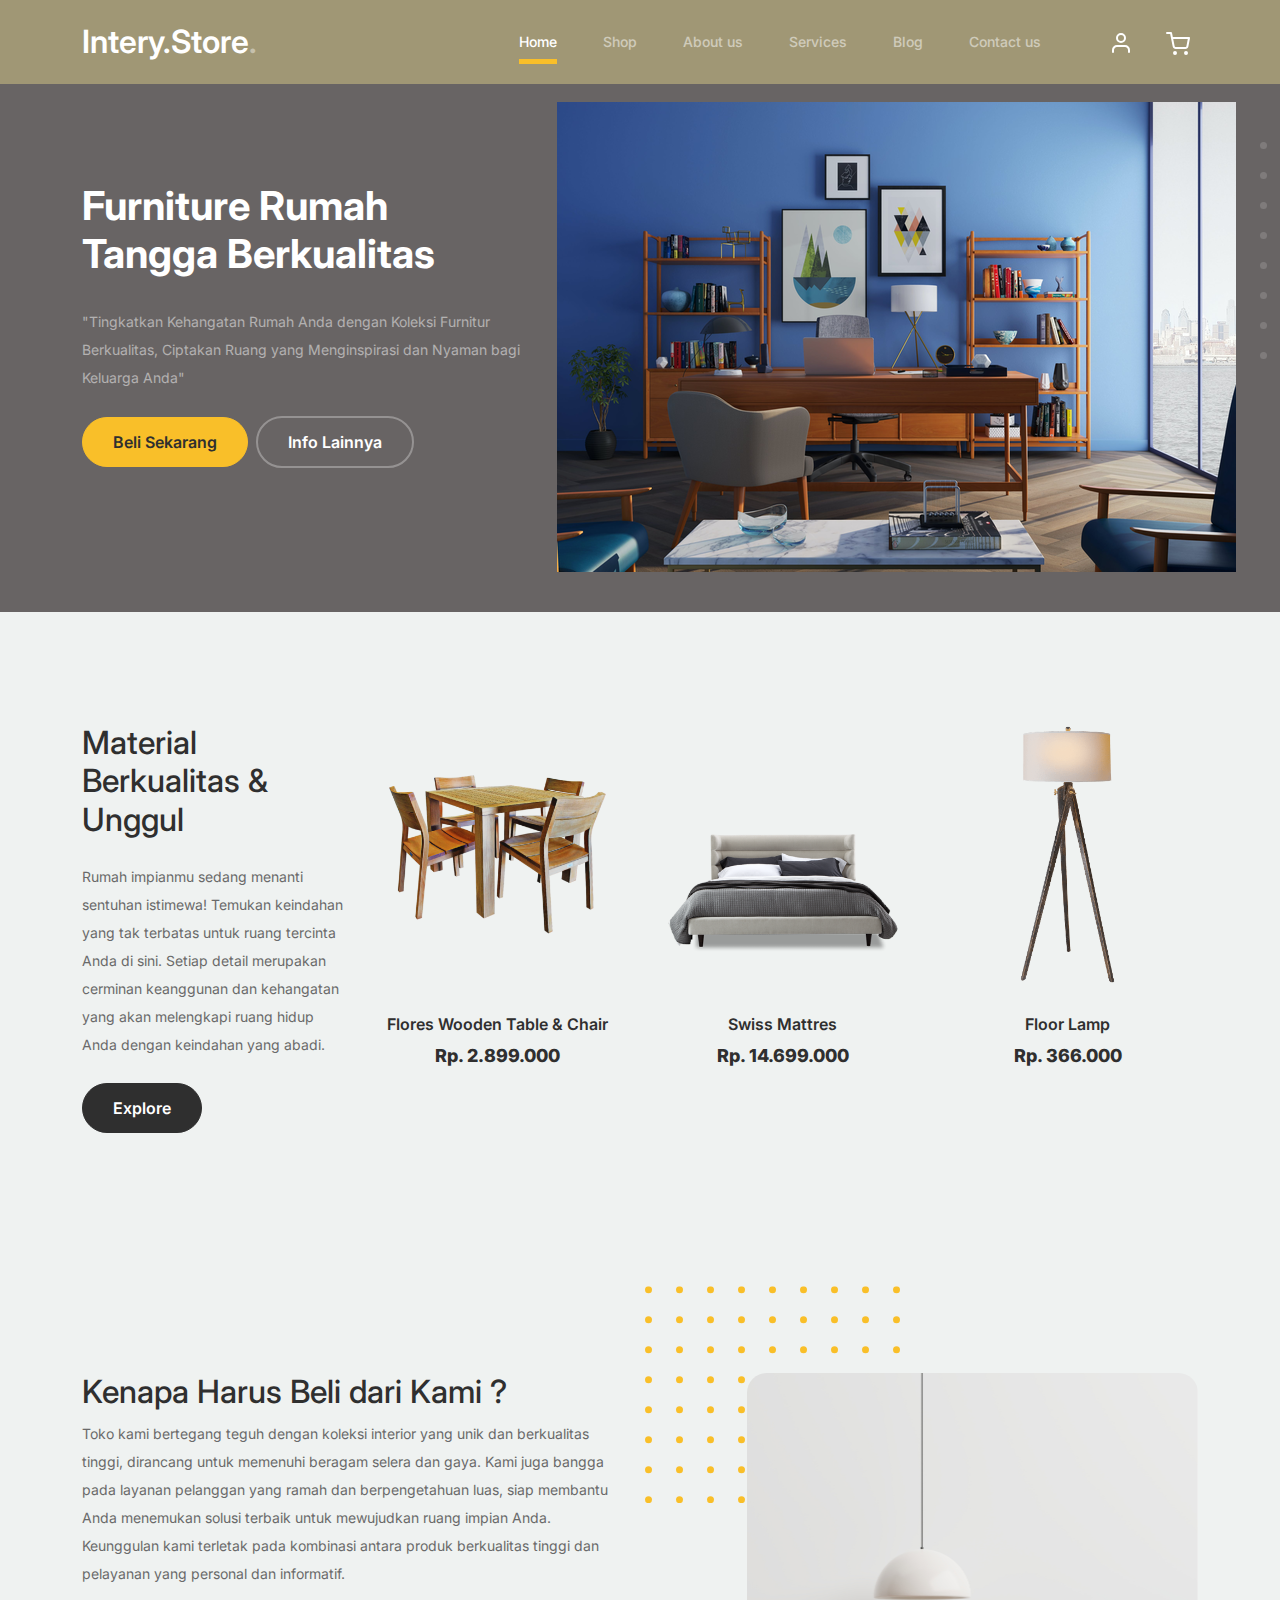
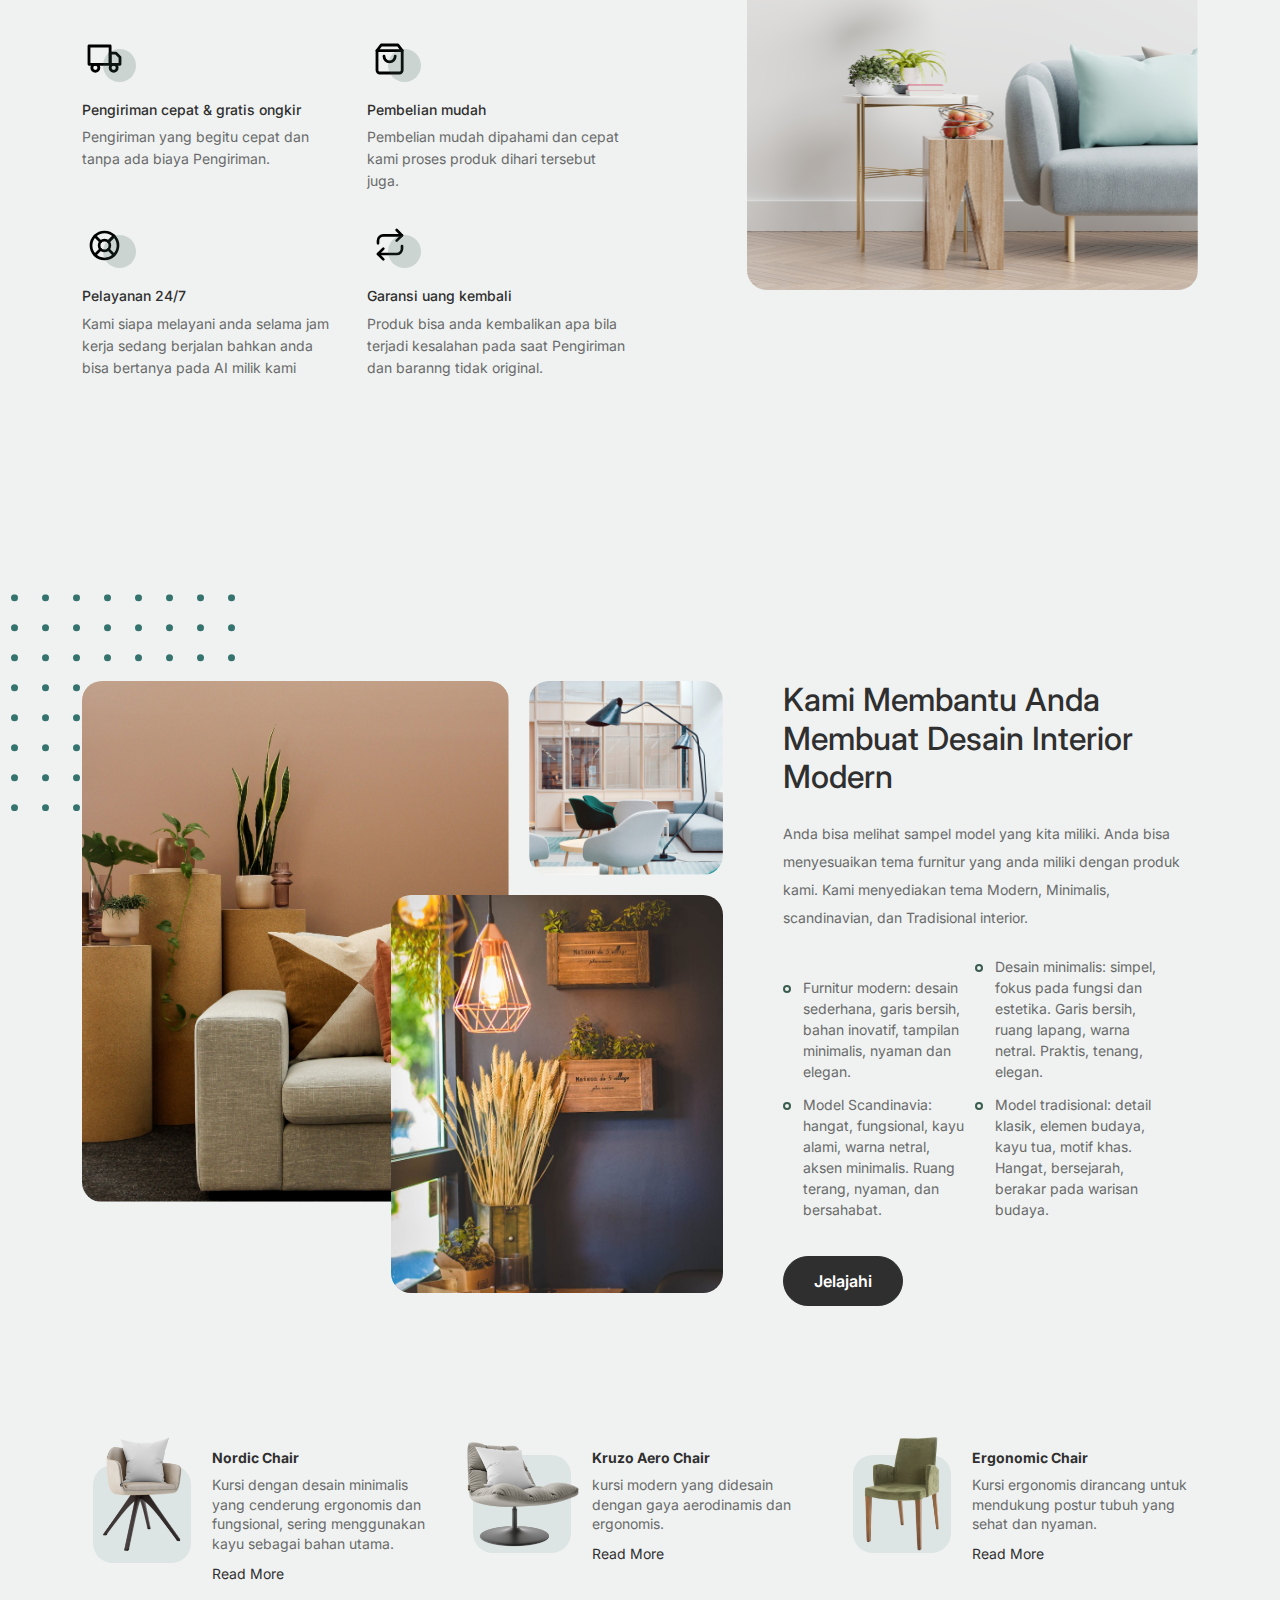
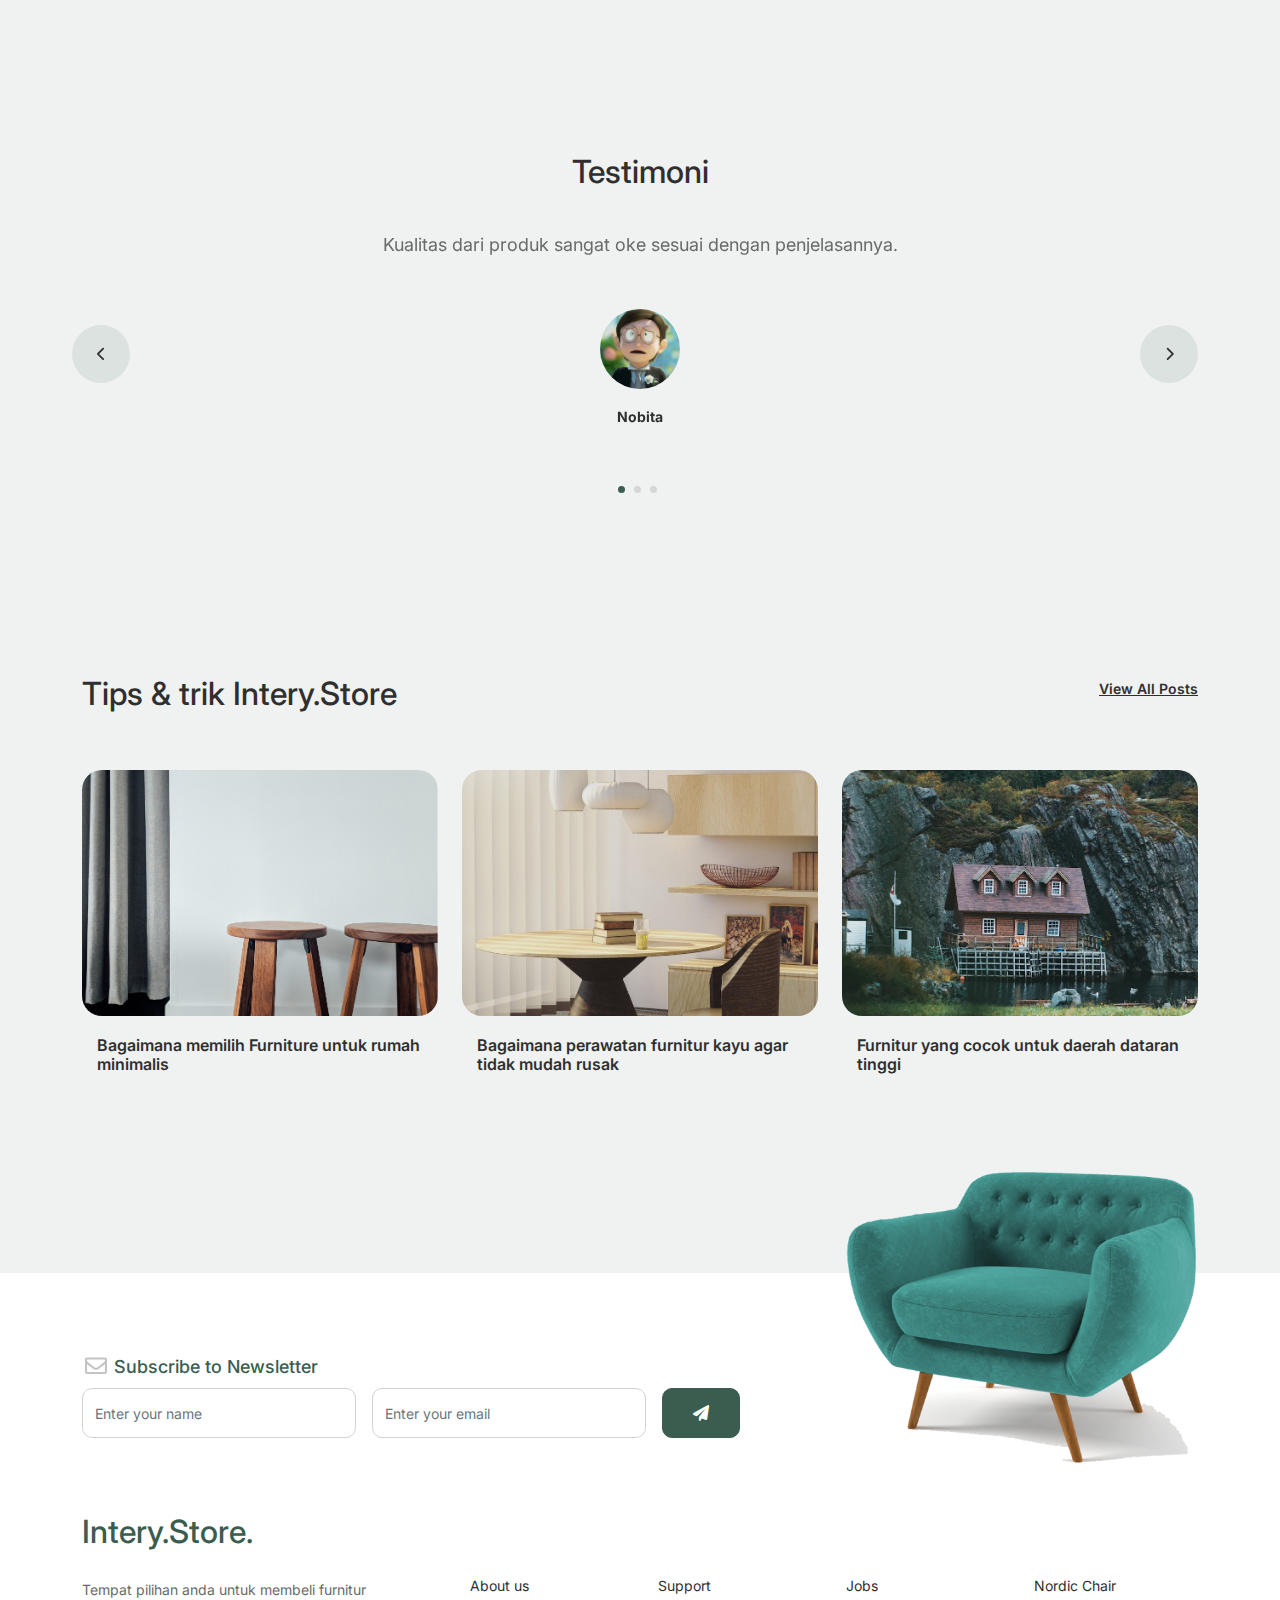
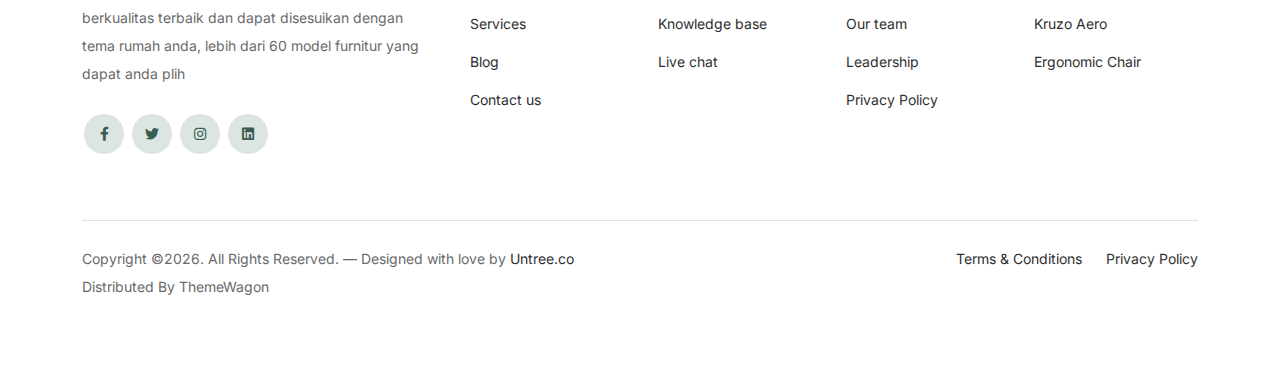
<file: Tugas Projek1_Muhammad Rasyid Sholahudin_0110123054_SI07/index.html>
<!doctype html>
<html lang="en">
<head>
  <meta charset="utf-8">
  <meta name="viewport" content="width=device-width, initial-scale=1, shrink-to-fit=no">
  <meta name="author" content="Untree.co">
  <link rel="shortcut icon" href="favicon.png">

  <meta name="description" content="" />
  <meta name="keywords" content="bootstrap, bootstrap4" />

		<!-- Bootstrap CSS -->
		<link href="css/bootstrap.min.css" rel="stylesheet">
		<link href="https://cdnjs.cloudflare.com/ajax/libs/font-awesome/6.0.0-beta3/css/all.min.css" rel="stylesheet">
		<link href="css/tiny-slider.css" rel="stylesheet">
		<link href="css/style.css" rel="stylesheet">
		<title>Intery.Store</title>
	</head>

	<body>

		<!-- Start Header/Navigation -->
		<nav class="custom-navbar navbar navbar navbar-expand-md navbar-dark bg-dark" arial-label="Furni navigation bar">

			<div class="container">
				<a class="navbar-brand" href="index.html">Intery.Store<span>.</span></a>

				<button class="navbar-toggler" type="button" data-bs-toggle="collapse" data-bs-target="#navbarsFurni" aria-controls="navbarsFurni" aria-expanded="false" aria-label="Toggle navigation">
					<span class="navbar-toggler-icon"></span>
				</button>

				<div class="collapse navbar-collapse" id="navbarsFurni">
					<ul class="custom-navbar-nav navbar-nav ms-auto mb-2 mb-md-0">
						<li class="nav-item active">
							<a class="nav-link" href="index.html">Home</a>
						</li>
						<li><a class="nav-link" href="shop.html">Shop</a></li>
						<li><a class="nav-link" href="about.html">About us</a></li>
						<li><a class="nav-link" href="services.html">Services</a></li>
						<li><a class="nav-link" href="blog.html">Blog</a></li>
						<li><a class="nav-link" href="contact.html">Contact us</a></li>
					</ul>

					<ul class="custom-navbar-cta navbar-nav mb-2 mb-md-0 ms-5">
						<li><a class="nav-link" href="#"><img src="images/user.svg"></a></li>
						<li><a class="nav-link" href="cart.html"><img src="images/cart.svg"></a></li>
					</ul>
				</div>
			</div>
				
		</nav>
		<!-- End Header/Navigation -->

		<!-- Start Hero Section -->
			<div class="hero">
				<div class="container">
					<div class="row justify-content-between">
						<div class="col-lg-5">
							<div class="intro-excerpt">
								<h1>Furniture Rumah Tangga <span clsas="d-block">Berkualitas</span></h1>
								<p class="mb-4">"Tingkatkan Kehangatan Rumah Anda dengan Koleksi Furnitur Berkualitas, Ciptakan Ruang yang Menginspirasi dan Nyaman bagi Keluarga Anda"</p>
								<p><a href="" class="btn btn-secondary me-2">Beli Sekarang</a><a href="#" class="btn btn-white-outline">Info Lainnya</a></p>
							</div>
						</div>
						<div class="col-lg-7">
							<div class="hero-img-wrap">
								<img src="images/interior.png" class="img-fluid">
							</div>
						</div>
					</div>
				</div>
			</div>
		<!-- End Hero Section -->

		<!-- Start Product Section -->
		<div class="product-section">
			<div class="container">
				<div class="row">

					<!-- Start Column 1 -->
					<div class="col-md-12 col-lg-3 mb-5 mb-lg-0">
						<h2 class="mb-4 section-title">Material Berkualitas & Unggul</h2>
						<p class="mb-4">Rumah impianmu sedang menanti sentuhan istimewa! Temukan keindahan yang tak terbatas untuk ruang tercinta Anda di sini. Setiap detail merupakan cerminan keanggunan dan kehangatan yang akan melengkapi ruang hidup Anda dengan keindahan yang abadi.</p>
						<p><a href="shop.html" class="btn">Explore</a></p>
					</div> 
					<!-- End Column 1 -->

					<!-- Start Column 2 -->
					<div class="col-12 col-md-4 col-lg-3 mb-5 mb-md-0">
						<a class="product-item" href="cart.html">
							<img src="images/produc1.png" class="img-fluid product-thumbnail">
							<h3 class="product-title">Flores Wooden Table & Chair</h3>
							<strong class="product-price">Rp. 2.899.000</strong>

							<span class="icon-cross">
								<img src="images/cross.svg" class="img-fluid">
							</span>
						</a>
					</div> 
					<!-- End Column 2 -->

					<!-- Start Column 3 -->
					<div class="col-12 col-md-4 col-lg-3 mb-5 mb-md-0">
						<a class="product-item" href="cart.html">
							<img src="images/product2.png" class="img-fluid product-thumbnail">
							<h3 class="product-title">Swiss Mattres</h3>
							<strong class="product-price">Rp. 14.699.000</strong>

							<span class="icon-cross">
								<img src="images/cross.svg" class="img-fluid">
							</span>
						</a>
					</div>
					<!-- End Column 3 -->

					<!-- Start Column 4 -->
					<div class="col-12 col-md-4 col-lg-3 mb-5 mb-md-0">
						<a class="product-item" href="cart.html">
							<img src="images/product3.png" class="img-fluid product-thumbnail">
							<h3 class="product-title">Floor Lamp</h3>
							<strong class="product-price">Rp. 366.000</strong>

							<span class="icon-cross">
								<img src="images/cross.svg" class="img-fluid">
							</span>
						</a>
					</div>
					<!-- End Column 4 -->

				</div>
			</div>
		</div>
		<!-- End Product Section -->

		<!-- Start Why Choose Us Section -->
		<div class="why-choose-section">
			<div class="container">
				<div class="row justify-content-between">
					<div class="col-lg-6">
						<h2 class="section-title">Kenapa Harus Beli dari Kami ?</h2>
						<p>Toko kami bertegang teguh dengan koleksi interior yang unik dan berkualitas tinggi, dirancang untuk memenuhi beragam selera dan gaya. Kami juga bangga pada layanan pelanggan yang ramah dan berpengetahuan luas, siap membantu Anda menemukan solusi terbaik untuk mewujudkan ruang impian Anda. Keunggulan kami terletak pada kombinasi antara produk berkualitas tinggi dan pelayanan yang personal dan informatif.</p>

						<div class="row my-5">
							<div class="col-6 col-md-6">
								<div class="feature">
									<div class="icon">
										<img src="images/truck.svg" alt="Image" class="imf-fluid">
									</div>
									<h3>Pengiriman cepat & gratis ongkir</h3>
									<p>Pengiriman yang begitu cepat dan tanpa ada biaya Pengiriman.</p>
								</div>
							</div>

							<div class="col-6 col-md-6">
								<div class="feature">
									<div class="icon">
										<img src="images/bag.svg" alt="Image" class="imf-fluid">
									</div>
									<h3>Pembelian mudah</h3>
									<p>Pembelian mudah dipahami dan cepat kami proses produk dihari tersebut juga.</p>
								</div>
							</div>

							<div class="col-6 col-md-6">
								<div class="feature">
									<div class="icon">
										<img src="images/support.svg" alt="Image" class="imf-fluid">
									</div>
									<h3>Pelayanan 24/7</h3>
									<p>Kami siapa melayani anda selama jam kerja sedang berjalan bahkan anda bisa bertanya pada AI milik kami</p>
								</div>
							</div>

							<div class="col-6 col-md-6">
								<div class="feature">
									<div class="icon">
										<img src="images/return.svg" alt="Image" class="imf-fluid">
									</div>
									<h3>Garansi uang kembali</h3>
									<p>Produk bisa anda kembalikan apa bila terjadi kesalahan pada saat Pengiriman dan baranng tidak original.</p>
								</div>
							</div>

						</div>
					</div>

					<div class="col-lg-5">
						<div class="img-wrap">
							<img src="images/why-choose-us-img.jpg" alt="Image" class="img-fluid">
						</div>
					</div>

				</div>
			</div>
		</div>
		<!-- End Why Choose Us Section -->

		<!-- Start We Help Section -->
		<div class="we-help-section">
			<div class="container">
				<div class="row justify-content-between">
					<div class="col-lg-7 mb-5 mb-lg-0">
						<div class="imgs-grid">
							<div class="grid grid-1"><img src="images/img-grid-1.jpg" alt="Untree.co"></div>
							<div class="grid grid-2"><img src="images/img-grid-2.jpg" alt="Untree.co"></div>
							<div class="grid grid-3"><img src="images/img-grid-3.jpg" alt="Untree.co"></div>
						</div>
					</div>
					<div class="col-lg-5 ps-lg-5">
						<h2 class="section-title mb-4">Kami Membantu Anda Membuat Desain Interior Modern</h2>
						<p>Anda bisa melihat sampel model yang kita miliki. Anda bisa menyesuaikan tema furnitur yang anda miliki dengan produk kami. Kami menyediakan tema Modern, Minimalis, scandinavian, dan Tradisional interior.</p>

						<ul class="list-unstyled custom-list my-4">
							<li>Furnitur modern: desain sederhana, garis bersih, bahan inovatif, tampilan minimalis, nyaman dan elegan.</li>
							<li>Desain minimalis: simpel, fokus pada fungsi dan estetika. Garis bersih, ruang lapang, warna netral. Praktis, tenang, elegan.</li>
							<li>Model Scandinavia: hangat, fungsional, kayu alami, warna netral, aksen minimalis. Ruang terang, nyaman, dan bersahabat.</li>
							<li>Model tradisional: detail klasik, elemen budaya, kayu tua, motif khas. Hangat, bersejarah, berakar pada warisan budaya.</li>
						</ul>
						<p><a herf="#" class="btn">Jelajahi</a></p>
					</div>
				</div>
			</div>
		</div>
		<!-- End We Help Section -->

		<!-- Start Popular Product -->
		<div class="popular-product">
			<div class="container">
				<div class="row">

					<div class="col-12 col-md-6 col-lg-4 mb-4 mb-lg-0">
						<div class="product-item-sm d-flex">
							<div class="thumbnail">
								<img src="images/product-1.png" alt="Image" class="img-fluid">
							</div>
							<div class="pt-3">
								<h3>Nordic Chair</h3>
								<p>Kursi dengan desain minimalis yang cenderung ergonomis dan fungsional, sering menggunakan kayu sebagai bahan utama.</p>
								<p><a href="#">Read More</a></p>
							</div>
						</div>
					</div>

					<div class="col-12 col-md-6 col-lg-4 mb-4 mb-lg-0">
						<div class="product-item-sm d-flex">
							<div class="thumbnail">
								<img src="images/product-2.png" alt="Image" class="img-fluid">
							</div>
							<div class="pt-3">
								<h3>Kruzo Aero Chair</h3>
								<p>kursi modern yang didesain dengan gaya aerodinamis dan ergonomis.</p>
								<p><a href="#">Read More</a></p>
							</div>
						</div>
					</div>

					<div class="col-12 col-md-6 col-lg-4 mb-4 mb-lg-0">
						<div class="product-item-sm d-flex">
							<div class="thumbnail">
								<img src="images/product-3.png" alt="Image" class="img-fluid">
							</div>
							<div class="pt-3">
								<h3>Ergonomic Chair</h3>
								<p>Kursi ergonomis dirancang untuk mendukung postur tubuh yang sehat dan nyaman. </p>
								<p><a href="#">Read More</a></p>
							</div>
						</div>
					</div>

				</div>
			</div>
		</div>
		<!-- End Popular Product -->

		<!-- Start Testimonial Slider -->
		<div class="testimonial-section">
			<div class="container">
				<div class="row">
					<div class="col-lg-7 mx-auto text-center">
						<h2 class="section-title">Testimoni</h2>
					</div>
				</div>

				<div class="row justify-content-center">
					<div class="col-lg-12">
						<div class="testimonial-slider-wrap text-center">

							<div id="testimonial-nav">
								<span class="prev" data-controls="prev"><span class="fa fa-chevron-left"></span></span>
								<span class="next" data-controls="next"><span class="fa fa-chevron-right"></span></span>
							</div>

							<div class="testimonial-slider">
								
								<div class="item">
									<div class="row justify-content-center">
										<div class="col-lg-8 mx-auto">

											<div class="testimonial-block text-center">
												<blockquote class="mb-5">
													<p>Kualitas dari produk sangat oke sesuai dengan penjelasannya.</p>
												</blockquote>

												<div class="author-info">
													<div class="author-pic">
														<img src="images/nobita.png" alt="Maria Jones" class="img-fluid">
													</div>
													<h3 class="font-weight-bold">Nobita</h3>
													<span class="position d-block mb-3"></span>
												</div>
											</div>

										</div>
									</div>
								</div> 
								<!-- END item -->

								<div class="item">
									<div class="row justify-content-center">
										<div class="col-lg-8 mx-auto">

											<div class="testimonial-block text-center">
												<blockquote class="mb-5">
													<p>Barang Oke, Pengiriman cepat</p>
												</blockquote>

												<div class="author-info">
													<div class="author-pic">
														<img src="images/sizuka.png" alt="Maria Jones" class="img-fluid">
													</div>
													<h3 class="font-weight-bold">Sizuka</h3>
													<span class="position d-block mb-3"></span>
												</div>
											</div>

										</div>
									</div>
								</div> 
								<!-- END item -->

								<div class="item">
									<div class="row justify-content-center">
										<div class="col-lg-8 mx-auto">

											<div class="testimonial-block text-center">
												<blockquote class="mb-5">
													<p>pelayanannya ramah, proses cepat dan kualitas dari produk sangat bagus.</p>
												</blockquote>

												<div class="author-info">
													<div class="author-pic">
														<img src="images/dekisugi.png" alt="Maria Jones" class="img-fluid">
													</div>
													<h3 class="font-weight-bold">Dekisugi</h3>
													<span class="position d-block mb-3"></span>
												</div>
											</div>

										</div>
									</div>
								</div> 
								<!-- END item -->

							</div>

						</div>
					</div>
				</div>
			</div>
		</div>
		<!-- End Testimonial Slider -->

		<!-- Start Blog Section -->
		<div class="blog-section">
			<div class="container">
				<div class="row mb-5">
					<div class="col-md-6">
						<h2 class="section-title">Tips & trik Intery.Store</h2>
					</div>
					<div class="col-md-6 text-start text-md-end">
						<a href="#" class="more">View All Posts</a>
					</div>
				</div>

				<div class="row">

					<div class="col-12 col-sm-6 col-md-4 mb-4 mb-md-0">
						<div class="post-entry">
							<a href="#" class="post-thumbnail"><img src="images/post-1.jpg" alt="Image" class="img-fluid"></a>
							<div class="post-content-entry">
								<h3><a href="#">Bagaimana memilih Furniture untuk rumah minimalis</a></h3>
								
							</div>
						</div>
					</div>

					<div class="col-12 col-sm-6 col-md-4 mb-4 mb-md-0">
						<div class="post-entry">
							<a href="#" class="post-thumbnail"><img src="images/model_2.jpg" alt="Image" class="img-fluid"></a>
							<div class="post-content-entry">
								<h3><a href="#">Bagaimana perawatan furnitur kayu agar tidak mudah rusak</a></h3>
								
							</div>
						</div>
					</div>

					<div class="col-12 col-sm-6 col-md-4 mb-4 mb-md-0">
						<div class="post-entry">
							<a href="#" class="post-thumbnail"><img src="images/model_3.jpg" alt="Image" class="img-fluid"></a>
							<div class="post-content-entry">
								<h3><a href="#">Furnitur yang cocok untuk daerah dataran tinggi</a></h3>
								
							</div>
						</div>
					</div>

				</div>
			</div>
		</div>
		<!-- End Blog Section -->	

		<!-- Start Footer Section -->
		<footer class="footer-section">
			<div class="container relative">

				<div class="sofa-img">
					<img src="images/sofa.png" alt="Image" class="img-fluid">
				</div>

				<div class="row">
					<div class="col-lg-8">
						<div class="subscription-form">
							<h3 class="d-flex align-items-center"><span class="me-1"><img src="images/envelope-outline.svg" alt="Image" class="img-fluid"></span><span>Subscribe to Newsletter</span></h3>

							<form action="#" class="row g-3">
								<div class="col-auto">
									<input type="text" class="form-control" placeholder="Enter your name">
								</div>
								<div class="col-auto">
									<input type="email" class="form-control" placeholder="Enter your email">
								</div>
								<div class="col-auto">
									<button class="btn btn-primary">
										<span class="fa fa-paper-plane"></span>
									</button>
								</div>
							</form>

						</div>
					</div>
				</div>

				<div class="row g-5 mb-5">
					<div class="col-lg-4">
						<div class="mb-4 footer-logo-wrap"><a href="#" class="footer-logo">Intery.Store<span>.</span></a></div>
						<p class="mb-4">Tempat pilihan anda untuk membeli furnitur berkualitas terbaik dan dapat disesuikan dengan tema rumah anda, lebih dari 60 model furnitur yang dapat anda plih</p>

						<ul class="list-unstyled custom-social">
							<li><a href="#"><span class="fa fa-brands fa-facebook-f"></span></a></li>
							<li><a href="#"><span class="fa fa-brands fa-twitter"></span></a></li>
							<li><a href="#"><span class="fa fa-brands fa-instagram"></span></a></li>
							<li><a href="#"><span class="fa fa-brands fa-linkedin"></span></a></li>
						</ul>
					</div>

					<div class="col-lg-8">
						<div class="row links-wrap">
							<div class="col-6 col-sm-6 col-md-3">
								<ul class="list-unstyled">
									<li><a href="#">About us</a></li>
									<li><a href="#">Services</a></li>
									<li><a href="#">Blog</a></li>
									<li><a href="#">Contact us</a></li>
								</ul>
							</div>

							<div class="col-6 col-sm-6 col-md-3">
								<ul class="list-unstyled">
									<li><a href="#">Support</a></li>
									<li><a href="#">Knowledge base</a></li>
									<li><a href="#">Live chat</a></li>
								</ul>
							</div>

							<div class="col-6 col-sm-6 col-md-3">
								<ul class="list-unstyled">
									<li><a href="#">Jobs</a></li>
									<li><a href="#">Our team</a></li>
									<li><a href="#">Leadership</a></li>
									<li><a href="#">Privacy Policy</a></li>
								</ul>
							</div>

							<div class="col-6 col-sm-6 col-md-3">
								<ul class="list-unstyled">
									<li><a href="#">Nordic Chair</a></li>
									<li><a href="#">Kruzo Aero</a></li>
									<li><a href="#">Ergonomic Chair</a></li>
								</ul>
							</div>
						</div>
					</div>

				</div>

				<div class="border-top copyright">
					<div class="row pt-4">
						<div class="col-lg-6">
							<p class="mb-2 text-center text-lg-start">Copyright &copy;<script>document.write(new Date().getFullYear());</script>. All Rights Reserved. &mdash; Designed with love by <a href="https://untree.co">Untree.co</a> Distributed By <a hreff="https://themewagon.com">ThemeWagon</a>  <!-- License information: https://untree.co/license/ -->
            </p>
						</div>

						<div class="col-lg-6 text-center text-lg-end">
							<ul class="list-unstyled d-inline-flex ms-auto">
								<li class="me-4"><a href="#">Terms &amp; Conditions</a></li>
								<li><a href="#">Privacy Policy</a></li>
							</ul>
						</div>

					</div>
				</div>

			</div>
		</footer>
		<!-- End Footer Section -->	


		<script src="js/bootstrap.bundle.min.js"></script>
		<script src="js/tiny-slider.js"></script>
		<script src="js/custom.js"></script>
	</body>

</html>
</file>
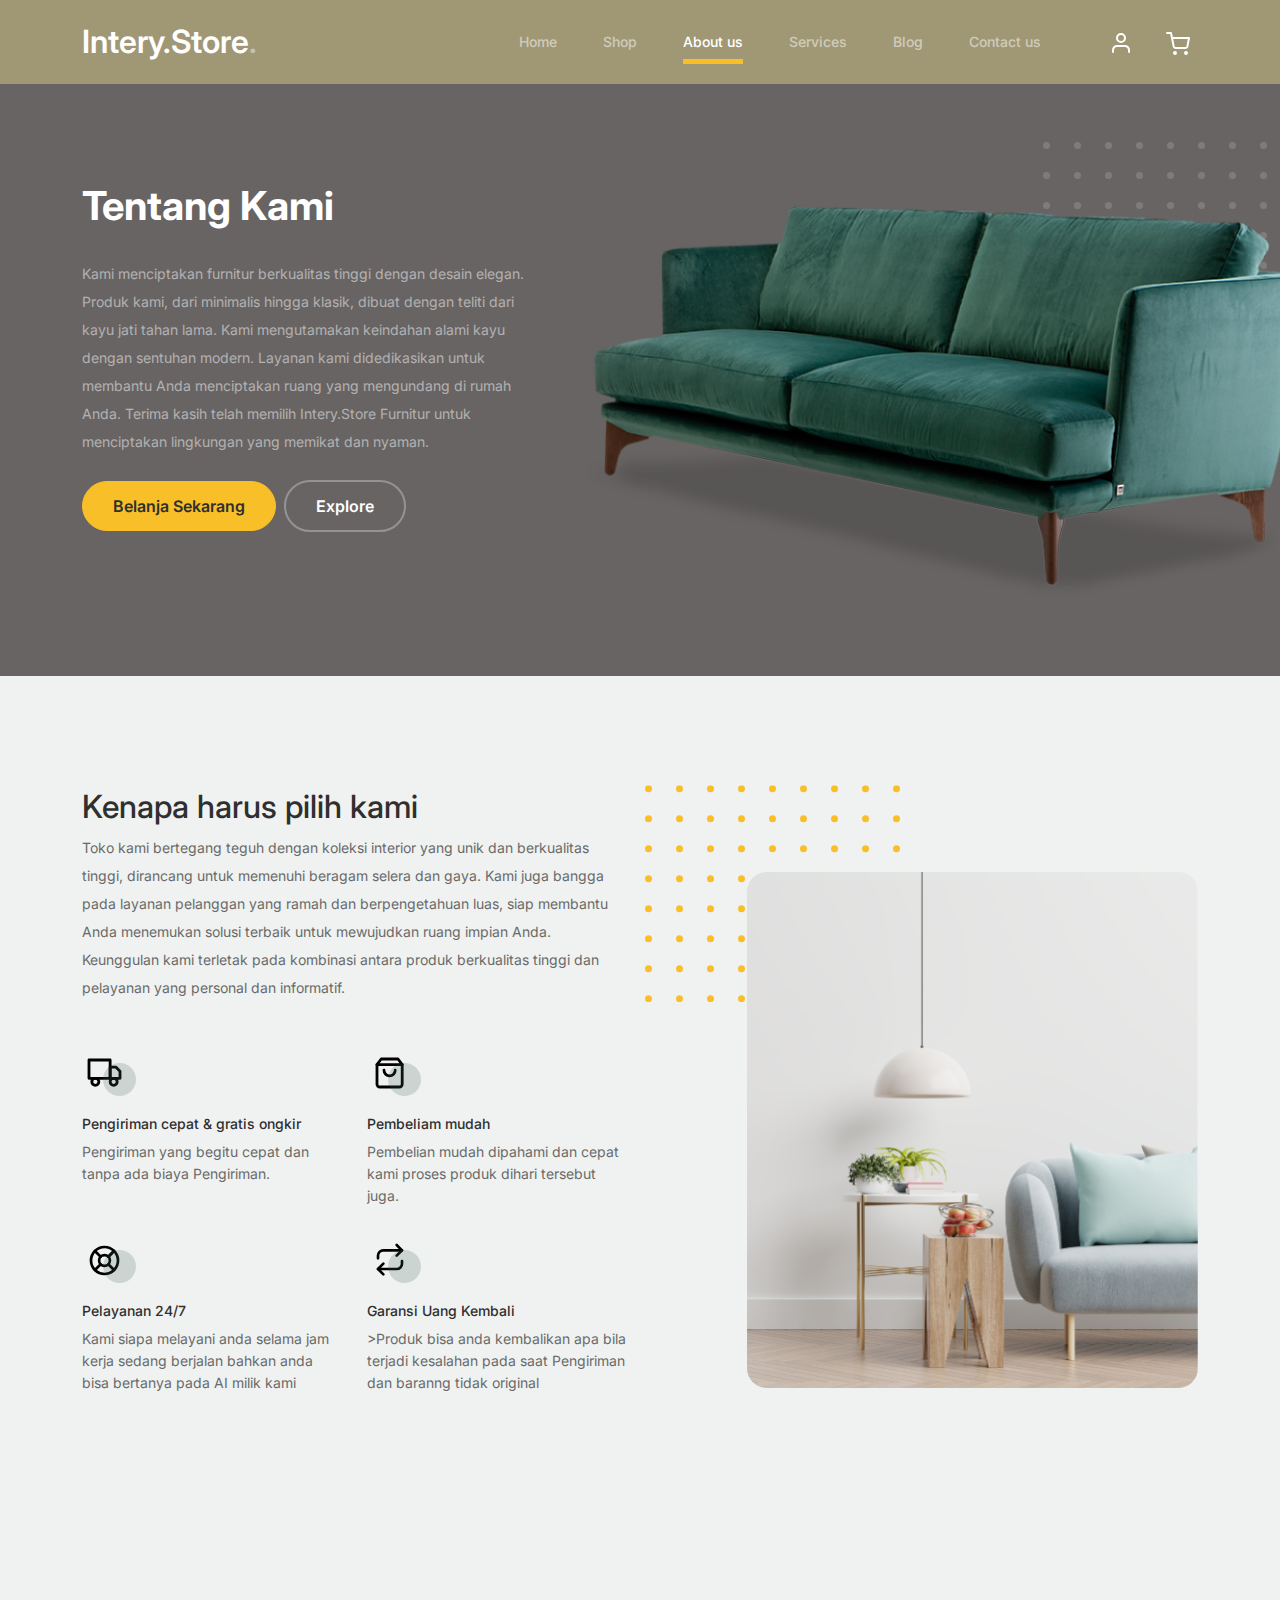
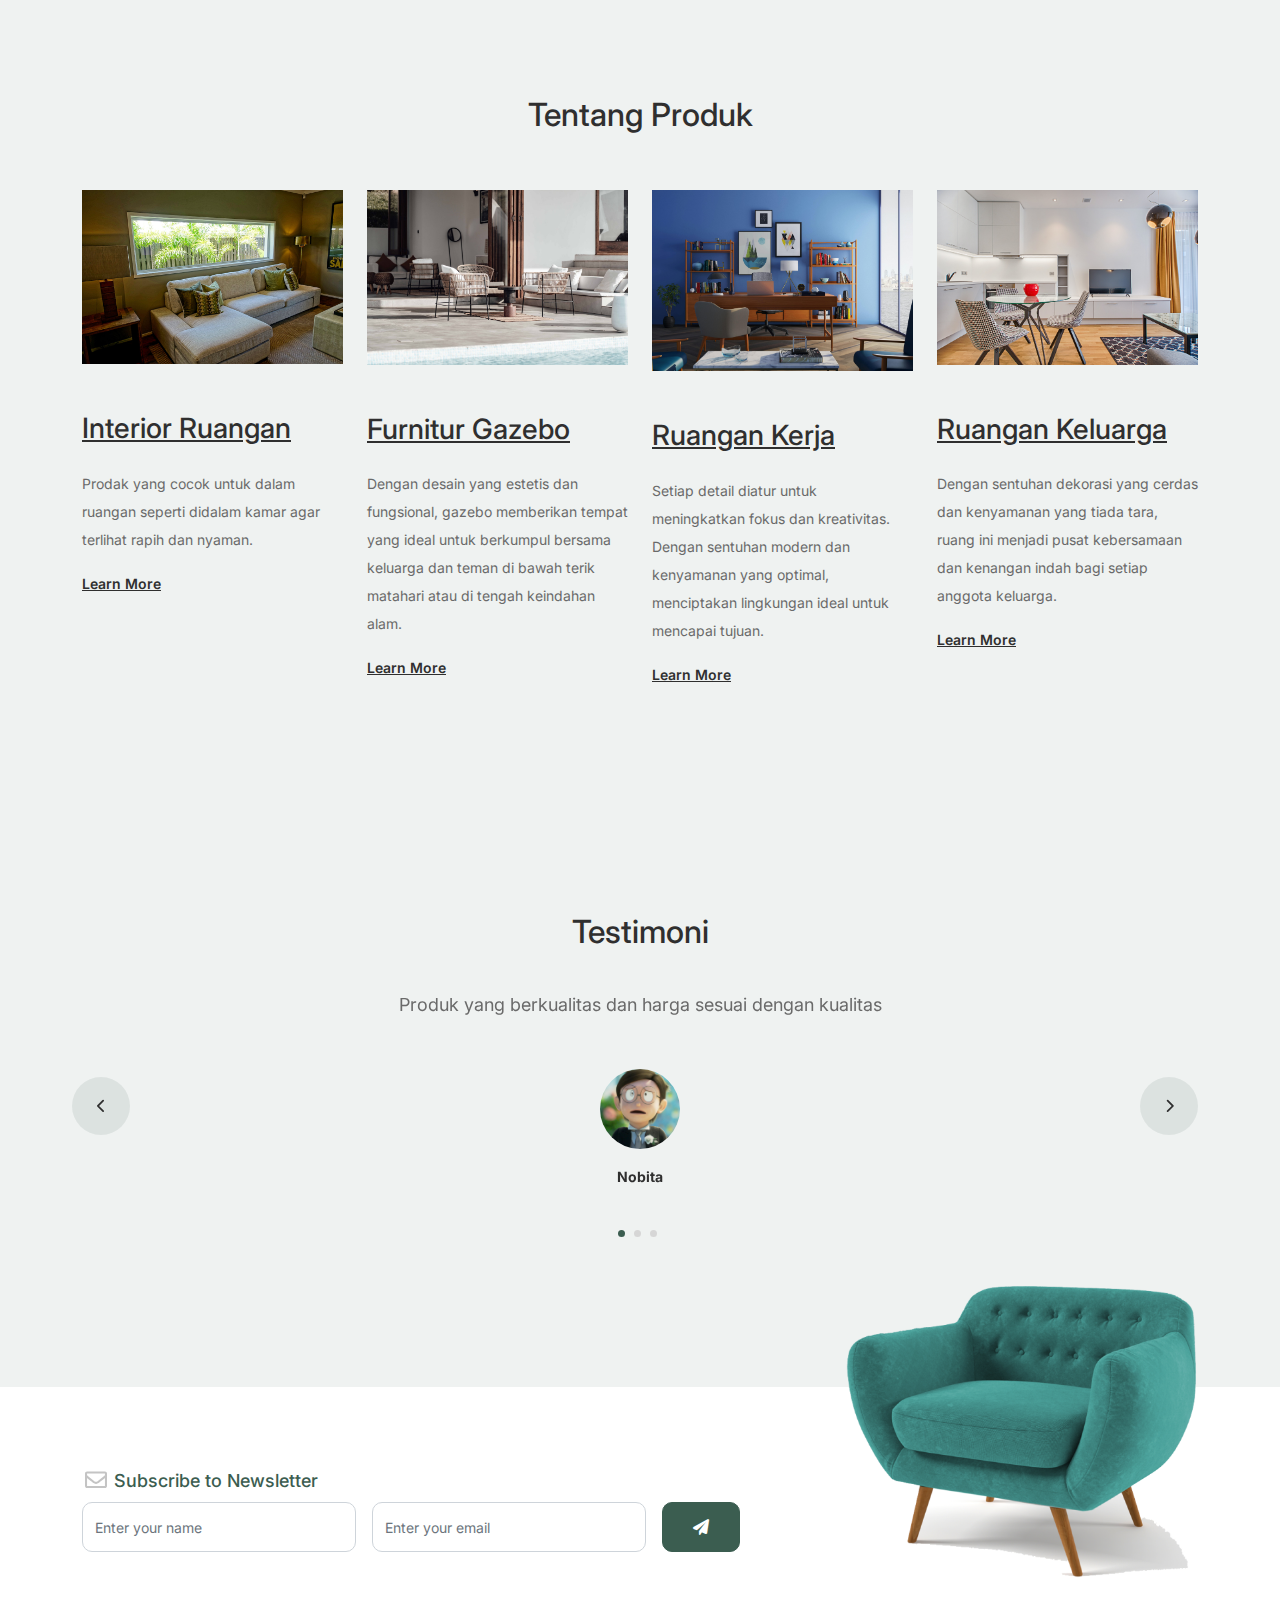
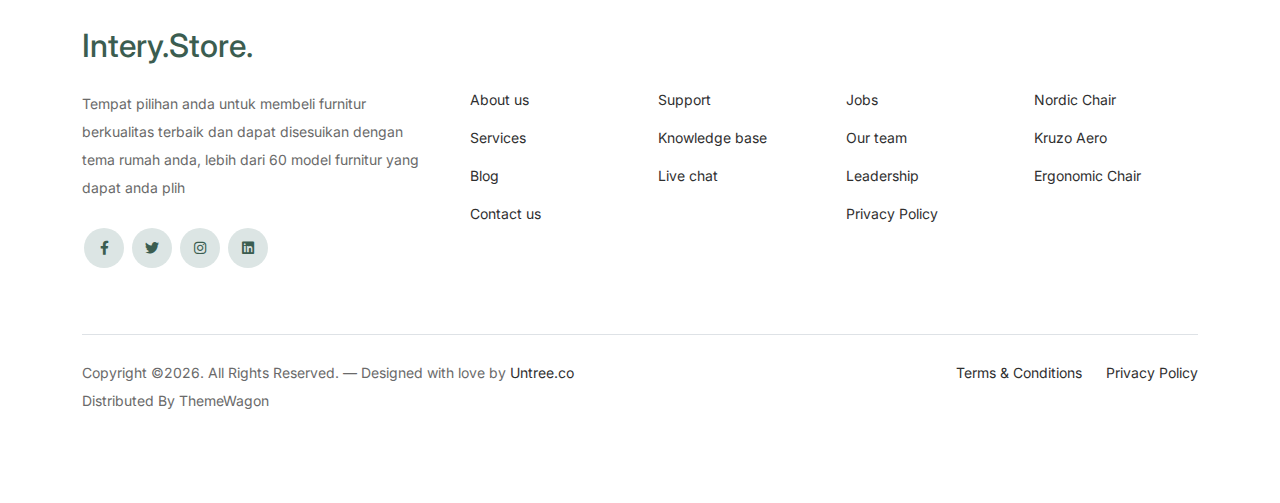
<file: Tugas Projek1_Muhammad Rasyid Sholahudin_0110123054_SI07/about.html>
<!-- /*
* Bootstrap 5
* Template Name: Furni
* Template Author: Untree.co
* Template URI: https://untree.co/
* License: https://creativecommons.org/licenses/by/3.0/
*/ -->
<!doctype html>
<html lang="en">
<head>
  <meta charset="utf-8">
  <meta name="viewport" content="width=device-width, initial-scale=1, shrink-to-fit=no">
  <meta name="author" content="Untree.co">
  <link rel="shortcut icon" href="favicon.png">

  <meta name="description" content="" />
  <meta name="keywords" content="bootstrap, bootstrap4" />

		<!-- Bootstrap CSS -->
		<link href="css/bootstrap.min.css" rel="stylesheet">
		<link href="https://cdnjs.cloudflare.com/ajax/libs/font-awesome/6.0.0-beta3/css/all.min.css" rel="stylesheet">
		<link href="css/tiny-slider.css" rel="stylesheet">
		<link href="css/style.css" rel="stylesheet">
		<title>Furni Free Bootstrap 5 Template for Furniture and Interior Design Websites by Untree.co </title>
	</head>

	<body>

		<!-- Start Header/Navigation -->
		<nav class="custom-navbar navbar navbar navbar-expand-md navbar-dark bg-dark" arial-label="Furni navigation bar">

			<div class="container">
				<a class="navbar-brand" href="index.html">Intery.Store<span>.</span></a>

				<button class="navbar-toggler" type="button" data-bs-toggle="collapse" data-bs-target="#navbarsFurni" aria-controls="navbarsFurni" aria-expanded="false" aria-label="Toggle navigation">
					<span class="navbar-toggler-icon"></span>
				</button>

				<div class="collapse navbar-collapse" id="navbarsFurni">
					<ul class="custom-navbar-nav navbar-nav ms-auto mb-2 mb-md-0">
						<li class="nav-item ">
							<a class="nav-link" href="index.html">Home</a>
						</li>
						<li><a class="nav-link" href="shop.html">Shop</a></li>
						<li class="active"><a class="nav-link" href="about.html">About us</a></li>
						<li><a class="nav-link" href="services.html">Services</a></li>
						<li><a class="nav-link" href="blog.html">Blog</a></li>
						<li><a class="nav-link" href="contact.html">Contact us</a></li>
					</ul>

					<ul class="custom-navbar-cta navbar-nav mb-2 mb-md-0 ms-5">
						<li><a class="nav-link" href="#"><img src="images/user.svg"></a></li>
						<li><a class="nav-link" href="cart.html"><img src="images/cart.svg"></a></li>
					</ul>
				</div>
			</div>
				
		</nav>
		<!-- End Header/Navigation -->

		<!-- Start Hero Section -->
			<div class="hero">
				<div class="container">
					<div class="row justify-content-between">
						<div class="col-lg-5">
							<div class="intro-excerpt">
								<h1>Tentang Kami</h1>
								<p class="mb-4">Kami menciptakan furnitur berkualitas tinggi dengan desain elegan. Produk kami, dari minimalis hingga klasik, dibuat dengan teliti dari kayu jati tahan lama. Kami mengutamakan keindahan alami kayu dengan sentuhan modern. Layanan kami didedikasikan untuk membantu Anda menciptakan ruang yang mengundang di rumah Anda. Terima kasih telah memilih Intery.Store Furnitur untuk menciptakan lingkungan yang memikat dan nyaman.</p>
								<p><a href="" class="btn btn-secondary me-2">Belanja Sekarang</a><a href="#" class="btn btn-white-outline">Explore</a></p>
							</div>
						</div>
						<div class="col-lg-7">
							<div class="hero-img-wrap">
								<img src="images/couch.png" class="img-fluid">
							</div>
						</div>
					</div>
				</div>
			</div>
		<!-- End Hero Section -->

		

		<!-- Start Why Choose Us Section -->
		<div class="why-choose-section">
			<div class="container">
				<div class="row justify-content-between align-items-center">
					<div class="col-lg-6">
						<h2 class="section-title">Kenapa harus pilih kami</h2>
						<p>Toko kami bertegang teguh dengan koleksi interior yang unik dan berkualitas tinggi, dirancang untuk memenuhi beragam selera dan gaya. Kami juga bangga pada layanan pelanggan yang ramah dan berpengetahuan luas, siap membantu Anda menemukan solusi terbaik untuk mewujudkan ruang impian Anda. Keunggulan kami terletak pada kombinasi antara produk berkualitas tinggi dan pelayanan yang personal dan informatif.</p>

						<div class="row my-5">
							<div class="col-6 col-md-6">
								<div class="feature">
									<div class="icon">
										<img src="images/truck.svg" alt="Image" class="imf-fluid">
									</div>
									<h3>Pengiriman cepat & gratis ongkir</h3>
									<p>Pengiriman yang begitu cepat dan tanpa ada biaya Pengiriman.</p>
								</div>
							</div>

							<div class="col-6 col-md-6">
								<div class="feature">
									<div class="icon">
										<img src="images/bag.svg" alt="Image" class="imf-fluid">
									</div>
									<h3>Pembeliam mudah</h3>
									<p>Pembelian mudah dipahami dan cepat kami proses produk dihari tersebut juga.</p>
								</div>
							</div>

							<div class="col-6 col-md-6">
								<div class="feature">
									<div class="icon">
										<img src="images/support.svg" alt="Image" class="imf-fluid">
									</div>
									<h3>Pelayanan 24/7</h3>
									<p>Kami siapa melayani anda selama jam kerja sedang berjalan bahkan anda bisa bertanya pada AI milik kami</p>
								</div>
							</div>

							<div class="col-6 col-md-6">
								<div class="feature">
									<div class="icon">
										<img src="images/return.svg" alt="Image" class="imf-fluid">
									</div>
									<h3>Garansi Uang Kembali</h3>
									<p>>Produk bisa anda kembalikan apa bila terjadi kesalahan pada saat Pengiriman dan baranng tidak original</p>
								</div>
							</div>

						</div>
					</div>

					<div class="col-lg-5">
						<div class="img-wrap">
							<img src="images/why-choose-us-img.jpg" alt="Image" class="img-fluid">
						</div>
					</div>

				</div>
			</div>
		</div>
		<!-- End Why Choose Us Section -->

		<!-- Start Team Section -->
		<div class="untree_co-section">
			<div class="container">

				<div class="row mb-5">
					<div class="col-lg-5 mx-auto text-center">
						<h2 class="section-title">Tentang Produk</h2>
					</div>
				</div>

				<div class="row">

					<!-- Start Column 1 -->
					<div class="col-12 col-md-6 col-lg-3 mb-5 mb-md-0">
						<img src="images/furnis2.jpg" class="img-fluid mb-5">
						<h3 clas><a href="#"><span class="">Interior</span> Ruangan</a></h3>
            <span class="d-block position mb-4"></span>
            <p>Prodak yang cocok untuk dalam ruangan seperti didalam kamar agar terlihat rapih dan nyaman.</p>
            <p class="mb-0"><a href="#" class="more dark">Learn More <span class="icon-arrow_forward"></span></a></p>
					</div> 
					<!-- End Column 1 -->

					<!-- Start Column 2 -->
					<div class="col-12 col-md-6 col-lg-3 mb-5 mb-md-0">
						<img src="images/furnis1.jpg" class="img-fluid mb-5">

						<h3 clas><a href="#"><span class="">Furnitur</span> Gazebo</a></h3>
            <span class="d-block position mb-4"></span>
            <p>Dengan desain yang estetis dan fungsional, gazebo memberikan tempat yang ideal untuk berkumpul bersama keluarga dan teman di bawah terik matahari atau di tengah keindahan alam.</p>
            <p class="mb-0"><a href="#" class="more dark">Learn More <span class="icon-arrow_forward"></span></a></p>

					</div> 
					<!-- End Column 2 -->

					<!-- Start Column 3 -->
					<div class="col-12 col-md-6 col-lg-3 mb-5 mb-md-0">
						<img src="images/furnis3.jpg" class="img-fluid mb-5">
						<h3 clas><a href="#"><span class="">Ruangan</span> Kerja</a></h3>
            <span class="d-block position mb-4"></span>
            <p>Setiap detail diatur untuk meningkatkan fokus dan kreativitas. Dengan sentuhan modern dan kenyamanan yang optimal, menciptakan lingkungan ideal untuk mencapai tujuan.</p>
            <p class="mb-0"><a href="#" class="more dark">Learn More <span class="icon-arrow_forward"></span></a></p>
					</div> 
					<!-- End Column 3 -->

					<!-- Start Column 4 -->
					<div class="col-12 col-md-6 col-lg-3 mb-5 mb-md-0">
						<img src="images/furnis4.jpg" class="img-fluid mb-5">

						<h3 clas><a href="#"><span class="">Ruangan</span> Keluarga</a></h3>
            <span class="d-block position mb-4"></span>
            <p>Dengan sentuhan dekorasi yang cerdas dan kenyamanan yang tiada tara, ruang ini menjadi pusat kebersamaan dan kenangan indah bagi setiap anggota keluarga.</p>
            <p class="mb-0"><a href="#" class="more dark">Learn More <span class="icon-arrow_forward"></span></a></p>

          
					</div> 
					<!-- End Column 4 -->

					

				</div>
			</div>
		</div>
		<!-- End Team Section -->

		

		<!-- Start Testimonial Slider -->
		<div class="testimonial-section before-footer-section">
			<div class="container">
				<div class="row">
					<div class="col-lg-7 mx-auto text-center">
						<h2 class="section-title">Testimoni</h2>
					</div>
				</div>

				<div class="row justify-content-center">
					<div class="col-lg-12">
						<div class="testimonial-slider-wrap text-center">

							<div id="testimonial-nav">
								<span class="prev" data-controls="prev"><span class="fa fa-chevron-left"></span></span>
								<span class="next" data-controls="next"><span class="fa fa-chevron-right"></span></span>
							</div>

							<div class="testimonial-slider">
								
								<div class="item">
									<div class="row justify-content-center">
										<div class="col-lg-8 mx-auto">

											<div class="testimonial-block text-center">
												<blockquote class="mb-5">
													<p>Produk yang berkualitas dan harga sesuai dengan kualitas</p>
												</blockquote>

												<div class="author-info">
													<div class="author-pic">
														<img src="images/nobita.png" alt="Maria Jones" class="img-fluid">
													</div>
													<h3 class="font-weight-bold">Nobita</h3>
												</div>
											</div>

										</div>
									</div>
								</div> 
								<!-- END item -->

								<div class="item">
									<div class="row justify-content-center">
										<div class="col-lg-8 mx-auto">

											<div class="testimonial-block text-center">
												<blockquote class="mb-5">
													<p>Pengiriman cepat dan banyak sekali promo di toko ini</p>
												</blockquote>

												<div class="author-info">
													<div class="author-pic">
														<img src="images/dekisugi.png" alt="Maria Jones" class="img-fluid">
													</div>
													<h3 class="font-weight-bold">Dekisugi</h3>
												</div>
											</div>

										</div>
									</div>
								</div> 
								<!-- END item -->

								<div class="item">
									<div class="row justify-content-center">
										<div class="col-lg-8 mx-auto">

											<div class="testimonial-block text-center">
												<blockquote class="mb-5">
													<p>Pelayannya sangat cepat dan pembeliannya mudah.</p>
												</blockquote>

												<div class="author-info">
													<div class="author-pic">
														<img src="images/sizuka.png" alt="Maria Jones" class="img-fluid">
													</div>
													<h3 class="font-weight-bold">Sizuka</h3>
												</div>
											</div>

										</div>
									</div>
								</div> 
								<!-- END item -->

							</div>

						</div>
					</div>
				</div>
			</div>
		</div>
		<!-- End Testimonial Slider -->

		

		<!-- Start Footer Section -->
		<footer class="footer-section">
			<div class="container relative">

				<div class="sofa-img">
					<img src="images/sofa.png" alt="Image" class="img-fluid">
				</div>

				<div class="row">
					<div class="col-lg-8">
						<div class="subscription-form">
							<h3 class="d-flex align-items-center"><span class="me-1"><img src="images/envelope-outline.svg" alt="Image" class="img-fluid"></span><span>Subscribe to Newsletter</span></h3>

							<form action="#" class="row g-3">
								<div class="col-auto">
									<input type="text" class="form-control" placeholder="Enter your name">
								</div>
								<div class="col-auto">
									<input type="email" class="form-control" placeholder="Enter your email">
								</div>
								<div class="col-auto">
									<button class="btn btn-primary">
										<span class="fa fa-paper-plane"></span>
									</button>
								</div>
							</form>

						</div>
					</div>
				</div>

				<div class="row g-5 mb-5">
					<div class="col-lg-4">
						<div class="mb-4 footer-logo-wrap"><a href="#" class="footer-logo">Intery.Store<span>.</span></a></div>
						<p class="mb-4">Tempat pilihan anda untuk membeli furnitur berkualitas terbaik dan dapat disesuikan dengan tema rumah anda, lebih dari 60 model furnitur yang dapat anda plih</p>

						<ul class="list-unstyled custom-social">
							<li><a href="#"><span class="fa fa-brands fa-facebook-f"></span></a></li>
							<li><a href="#"><span class="fa fa-brands fa-twitter"></span></a></li>
							<li><a href="#"><span class="fa fa-brands fa-instagram"></span></a></li>
							<li><a href="#"><span class="fa fa-brands fa-linkedin"></span></a></li>
						</ul>
					</div>

					<div class="col-lg-8">
						<div class="row links-wrap">
							<div class="col-6 col-sm-6 col-md-3">
								<ul class="list-unstyled">
									<li><a href="#">About us</a></li>
									<li><a href="#">Services</a></li>
									<li><a href="#">Blog</a></li>
									<li><a href="#">Contact us</a></li>
								</ul>
							</div>

							<div class="col-6 col-sm-6 col-md-3">
								<ul class="list-unstyled">
									<li><a href="#">Support</a></li>
									<li><a href="#">Knowledge base</a></li>
									<li><a href="#">Live chat</a></li>
								</ul>
							</div>

							<div class="col-6 col-sm-6 col-md-3">
								<ul class="list-unstyled">
									<li><a href="#">Jobs</a></li>
									<li><a href="#">Our team</a></li>
									<li><a href="#">Leadership</a></li>
									<li><a href="#">Privacy Policy</a></li>
								</ul>
							</div>

							<div class="col-6 col-sm-6 col-md-3">
								<ul class="list-unstyled">
									<li><a href="#">Nordic Chair</a></li>
									<li><a href="#">Kruzo Aero</a></li>
									<li><a href="#">Ergonomic Chair</a></li>
								</ul>
							</div>
						</div>
					</div>

				</div>

				<div class="border-top copyright">
					<div class="row pt-4">
						<div class="col-lg-6">
							<p class="mb-2 text-center text-lg-start">Copyright &copy;<script>document.write(new Date().getFullYear());</script>. All Rights Reserved. &mdash; Designed with love by <a href="https://untree.co">Untree.co</a> Distributed By <a hreff="https://themewagon.com">ThemeWagon</a>  <!-- License information: https://untree.co/license/ -->
            </p>
						</div>

						<div class="col-lg-6 text-center text-lg-end">
							<ul class="list-unstyled d-inline-flex ms-auto">
								<li class="me-4"><a href="#">Terms &amp; Conditions</a></li>
								<li><a href="#">Privacy Policy</a></li>
							</ul>
						</div>

					</div>
				</div>

			</div>
		</footer>
		<!-- End Footer Section -->	


		<script src="js/bootstrap.bundle.min.js"></script>
		<script src="js/tiny-slider.js"></script>
		<script src="js/custom.js"></script>
	</body>

</html>
</file>
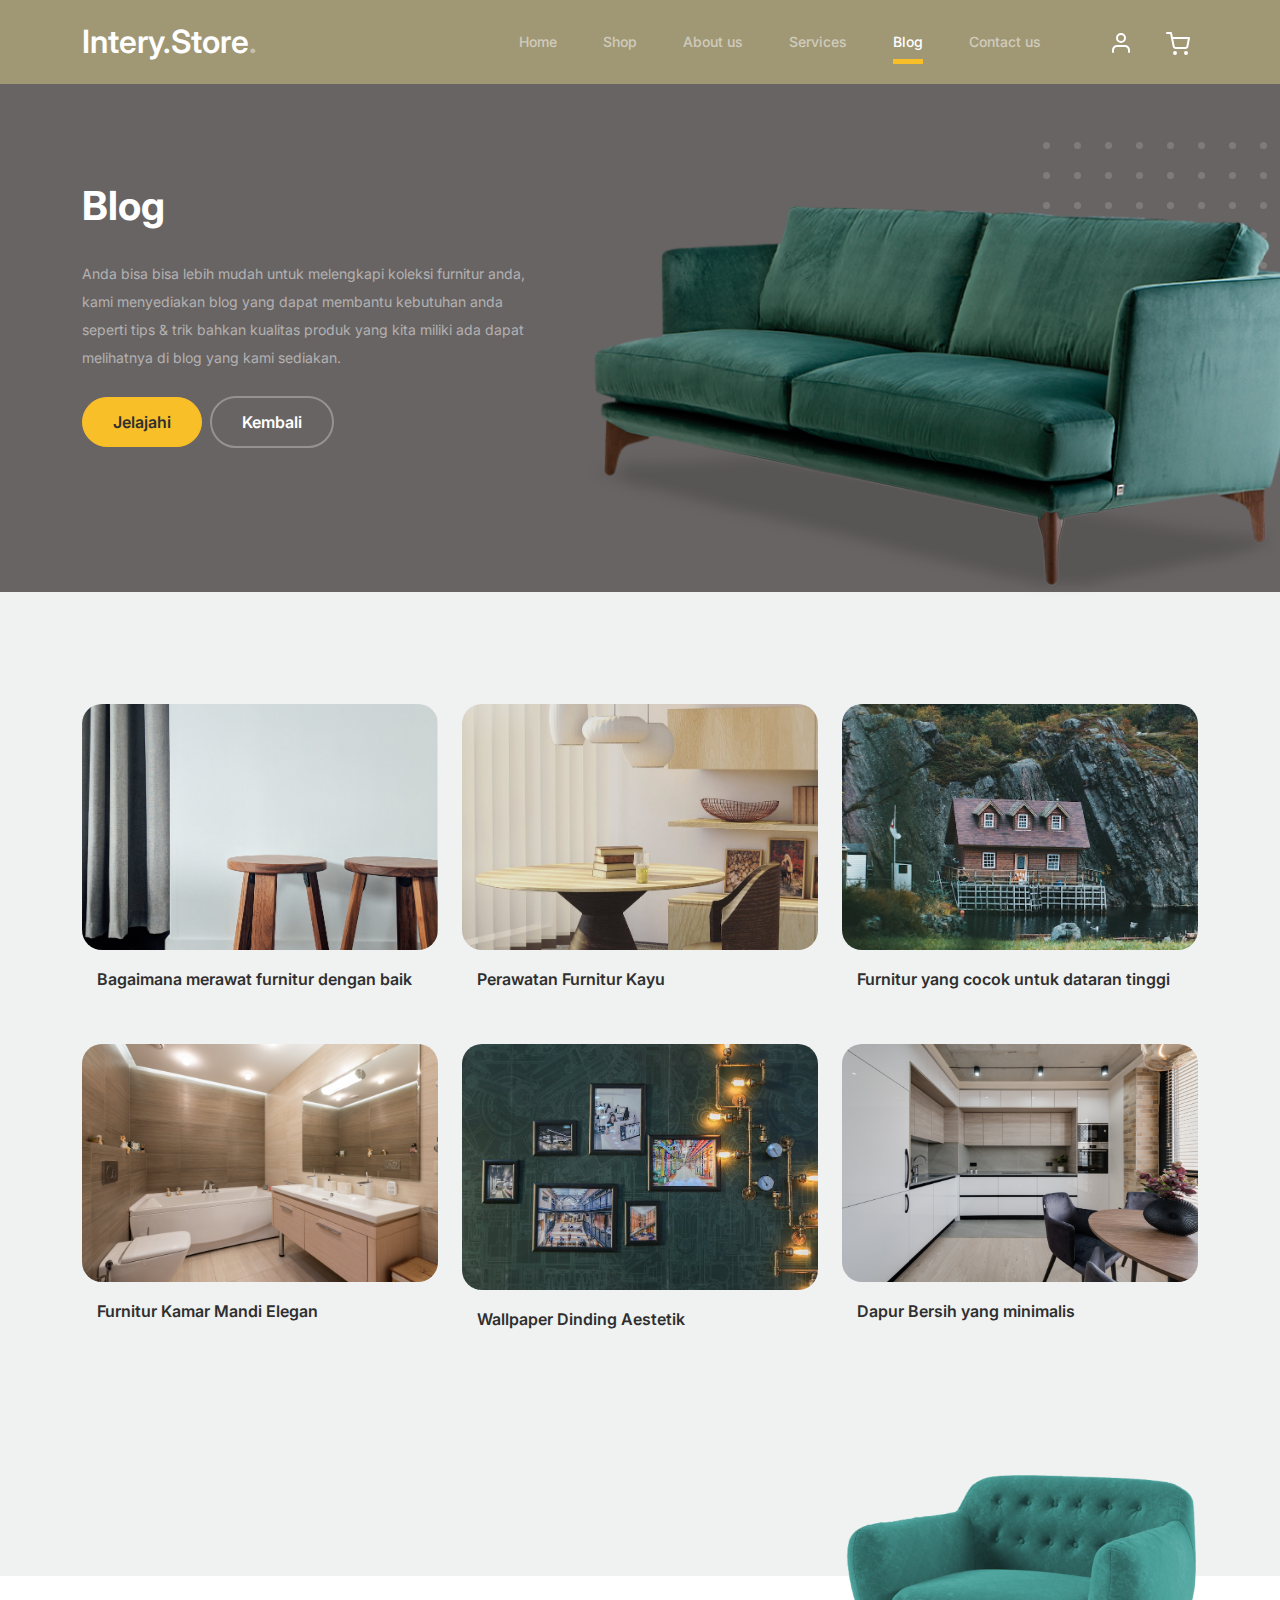
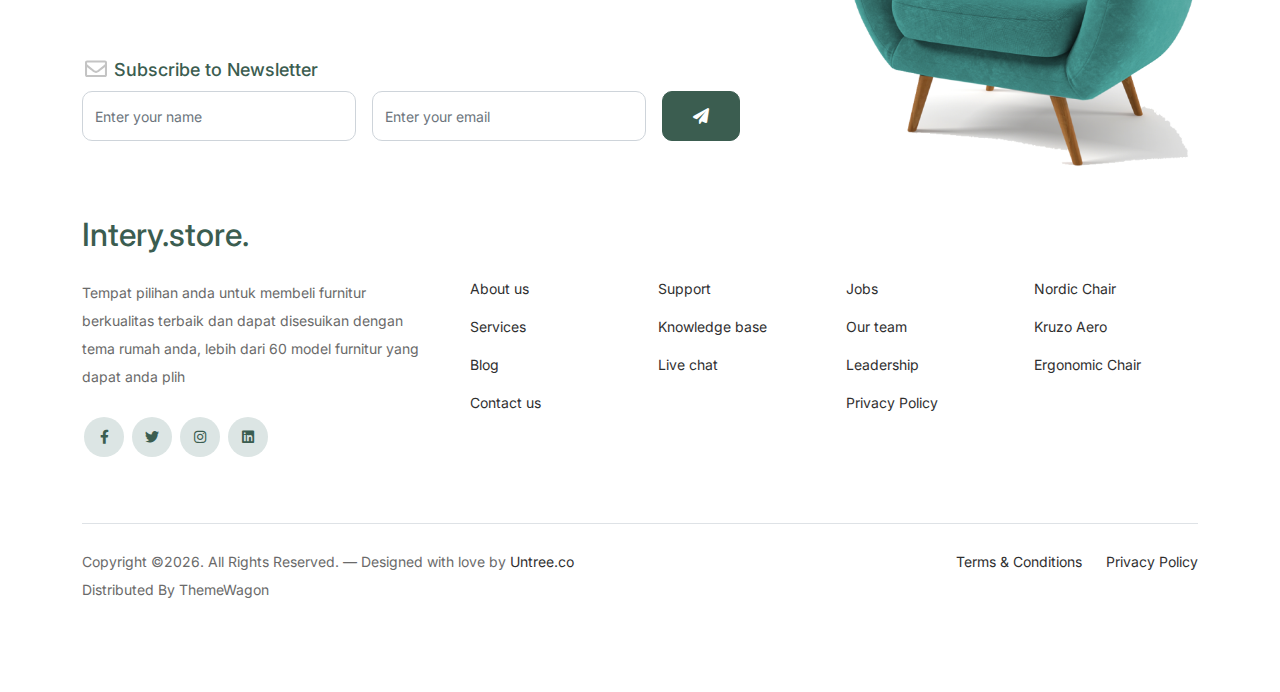
<file: Tugas Projek1_Muhammad Rasyid Sholahudin_0110123054_SI07/blog.html>
<!-- /*
* Bootstrap 5
* Template Name: Furni
* Template Author: Untree.co
* Template URI: https://untree.co/
* License: https://creativecommons.org/licenses/by/3.0/
*/ -->
<!doctype html>
<html lang="en">
<head>
  <meta charset="utf-8">
  <meta name="viewport" content="width=device-width, initial-scale=1, shrink-to-fit=no">
  <meta name="author" content="Untree.co">
  <link rel="shortcut icon" href="favicon.png">

  <meta name="description" content="" />
  <meta name="keywords" content="bootstrap, bootstrap4" />

		<!-- Bootstrap CSS -->
		<link href="css/bootstrap.min.css" rel="stylesheet">
		<link href="https://cdnjs.cloudflare.com/ajax/libs/font-awesome/6.0.0-beta3/css/all.min.css" rel="stylesheet">
		<link href="css/tiny-slider.css" rel="stylesheet">
		<link href="css/style.css" rel="stylesheet">
		<title>Intry.store</title>
	</head>

	<body>

		<!-- Start Header/Navigation -->
		<nav class="custom-navbar navbar navbar navbar-expand-md navbar-dark bg-dark" arial-label="Furni navigation bar">

			<div class="container">
				<a class="navbar-brand" href="index.html">Intery.Store<span>.</span></a>

				<button class="navbar-toggler" type="button" data-bs-toggle="collapse" data-bs-target="#navbarsFurni" aria-controls="navbarsFurni" aria-expanded="false" aria-label="Toggle navigation">
					<span class="navbar-toggler-icon"></span>
				</button>

				<div class="collapse navbar-collapse" id="navbarsFurni">
					<ul class="custom-navbar-nav navbar-nav ms-auto mb-2 mb-md-0">
						<li class="nav-item">
							<a class="nav-link" href="index.html">Home</a>
						</li>
						<li><a class="nav-link" href="shop.html">Shop</a></li>
						<li><a class="nav-link" href="about.html">About us</a></li>
						<li><a class="nav-link" href="services.html">Services</a></li>
						<li class="active"><a class="nav-link" href="blog.html">Blog</a></li>
						<li><a class="nav-link" href="contact.html">Contact us</a></li>
					</ul>

					<ul class="custom-navbar-cta navbar-nav mb-2 mb-md-0 ms-5">
						<li><a class="nav-link" href="#"><img src="images/user.svg"></a></li>
						<li><a class="nav-link" href="cart.html"><img src="images/cart.svg"></a></li>
					</ul>
				</div>
			</div>
				
		</nav>
		<!-- End Header/Navigation -->

		<!-- Start Hero Section -->
			<div class="hero">
				<div class="container">
					<div class="row justify-content-between">
						<div class="col-lg-5">
							<div class="intro-excerpt">
								<h1>Blog</h1>
								<p class="mb-4">Anda bisa bisa lebih mudah untuk melengkapi koleksi furnitur anda, kami menyediakan blog yang dapat membantu kebutuhan anda seperti tips & trik bahkan kualitas produk yang kita miliki ada dapat melihatnya di blog yang kami sediakan.</p>
								<p><a href="" class="btn btn-secondary me-2">Jelajahi</a><a href="#" class="btn btn-white-outline">Kembali</a></p>
							</div>
						</div>
						<div class="col-lg-7">
							<div class="hero-img-wrap">
								<img src="images/couch.png" class="img-fluid">
							</div>
						</div>
					</div>
				</div>
			</div>
		<!-- End Hero Section -->

		

		<!-- Start Blog Section -->
		<div class="blog-section">
			<div class="container">
				
				<div class="row">

					<div class="col-12 col-sm-6 col-md-4 mb-5">
						<div class="post-entry">
							<a href="#" class="post-thumbnail"><img src="images/post-1.jpg" alt="Image" class="img-fluid"></a>
							<div class="post-content-entry">
								<h3><a href="#">Bagaimana merawat furnitur dengan baik</a></h3>
								<div class="meta">
	
								</div>
							</div>
						</div>
					</div>

					<div class="col-12 col-sm-6 col-md-4 mb-5">
						<div class="post-entry">
							<a href="#" class="post-thumbnail"><img src="images/model_2.jpg" alt="Image" class="img-fluid"></a>
							<div class="post-content-entry">
								<h3><a href="#">Perawatan Furnitur Kayu</a></h3>
								<div class="meta">
									
								</div>
							</div>
						</div>
					</div>

					<div class="col-12 col-sm-6 col-md-4 mb-5">
						<div class="post-entry">
							<a href="#" class="post-thumbnail"><img src="images/model_3.jpg" alt="Image" class="img-fluid"></a>
							<div class="post-content-entry">
								<h3><a href="#">Furnitur yang cocok untuk dataran tinggi</a></h3>
								<div class="meta">
									
								</div>
							</div>
						</div>
					</div>

					<div class="col-12 col-sm-6 col-md-4 mb-5">
						<div class="post-entry">
							<a href="#" class="post-thumbnail"><img src="images/toilet.jpg" alt="Image" class="img-fluid"></a>
							<div class="post-content-entry">
								<h3><a href="#">Furnitur Kamar Mandi Elegan</a></h3>
								<div class="meta">
									
								</div>
							</div>
						</div>
					</div>

					<div class="col-12 col-sm-6 col-md-4 mb-5">
						<div class="post-entry">
							<a href="#" class="post-thumbnail"><img src="images/wallpapterdinding.jpg" alt="Image" class="img-fluid"></a>
							<div class="post-content-entry">
								<h3><a href="#">Wallpaper Dinding Aestetik</a></h3>
								<div class="meta">
									
								</div>
							</div>
						</div>
					</div>

					<div class="col-12 col-sm-6 col-md-4 mb-5">
						<div class="post-entry">
							<a href="#" class="post-thumbnail"><img src="images/openkittcen.jpg" alt="Image" class="img-fluid"></a>
							<div class="post-content-entry">
								<h3><a href="#">Dapur Bersih yang minimalis</a></h3>
								<div class="meta">
									
								</div>
							</div>
						</div>
					</div>


				</div>
			</div>
		</div>
		<!-- End Blog Section -->	

		<!-- Start Footer Section -->
		<footer class="footer-section">
			<div class="container relative">

				<div class="sofa-img">
					<img src="images/sofa.png" alt="Image" class="img-fluid">
				</div>

				<div class="row">
					<div class="col-lg-8">
						<div class="subscription-form">
							<h3 class="d-flex align-items-center"><span class="me-1"><img src="images/envelope-outline.svg" alt="Image" class="img-fluid"></span><span>Subscribe to Newsletter</span></h3>

							<form action="#" class="row g-3">
								<div class="col-auto">
									<input type="text" class="form-control" placeholder="Enter your name">
								</div>
								<div class="col-auto">
									<input type="email" class="form-control" placeholder="Enter your email">
								</div>
								<div class="col-auto">
									<button class="btn btn-primary">
										<span class="fa fa-paper-plane"></span>
									</button>
								</div>
							</form>

						</div>
					</div>
				</div>

				<div class="row g-5 mb-5">
					<div class="col-lg-4">
						<div class="mb-4 footer-logo-wrap"><a href="#" class="footer-logo">Intery.store<span>.</span></a></div>
						<p class="mb-4">Tempat pilihan anda untuk membeli furnitur berkualitas terbaik dan dapat disesuikan dengan tema rumah anda, lebih dari 60 model furnitur yang dapat anda plih</p>

						<ul class="list-unstyled custom-social">
							<li><a href="#"><span class="fa fa-brands fa-facebook-f"></span></a></li>
							<li><a href="#"><span class="fa fa-brands fa-twitter"></span></a></li>
							<li><a href="#"><span class="fa fa-brands fa-instagram"></span></a></li>
							<li><a href="#"><span class="fa fa-brands fa-linkedin"></span></a></li>
						</ul>
					</div>

					<div class="col-lg-8">
						<div class="row links-wrap">
							<div class="col-6 col-sm-6 col-md-3">
								<ul class="list-unstyled">
									<li><a href="#">About us</a></li>
									<li><a href="#">Services</a></li>
									<li><a href="#">Blog</a></li>
									<li><a href="#">Contact us</a></li>
								</ul>
							</div>

							<div class="col-6 col-sm-6 col-md-3">
								<ul class="list-unstyled">
									<li><a href="#">Support</a></li>
									<li><a href="#">Knowledge base</a></li>
									<li><a href="#">Live chat</a></li>
								</ul>
							</div>

							<div class="col-6 col-sm-6 col-md-3">
								<ul class="list-unstyled">
									<li><a href="#">Jobs</a></li>
									<li><a href="#">Our team</a></li>
									<li><a href="#">Leadership</a></li>
									<li><a href="#">Privacy Policy</a></li>
								</ul>
							</div>

							<div class="col-6 col-sm-6 col-md-3">
								<ul class="list-unstyled">
									<li><a href="#">Nordic Chair</a></li>
									<li><a href="#">Kruzo Aero</a></li>
									<li><a href="#">Ergonomic Chair</a></li>
								</ul>
							</div>
						</div>
					</div>

				</div>

				<div class="border-top copyright">
					<div class="row pt-4">
						<div class="col-lg-6">
							<p class="mb-2 text-center text-lg-start">Copyright &copy;<script>document.write(new Date().getFullYear());</script>. All Rights Reserved. &mdash; Designed with love by <a href="https://untree.co">Untree.co</a> Distributed By <a hreff="https://themewagon.com">ThemeWagon</a>  <!-- License information: https://untree.co/license/ -->
            </p>
						</div>

						<div class="col-lg-6 text-center text-lg-end">
							<ul class="list-unstyled d-inline-flex ms-auto">
								<li class="me-4"><a href="#">Terms &amp; Conditions</a></li>
								<li><a href="#">Privacy Policy</a></li>
							</ul>
						</div>

					</div>
				</div>

			</div>
		</footer>
		<!-- End Footer Section -->	


		<script src="js/bootstrap.bundle.min.js"></script>
		<script src="js/tiny-slider.js"></script>
		<script src="js/custom.js"></script>
	</body>

</html>
</file>
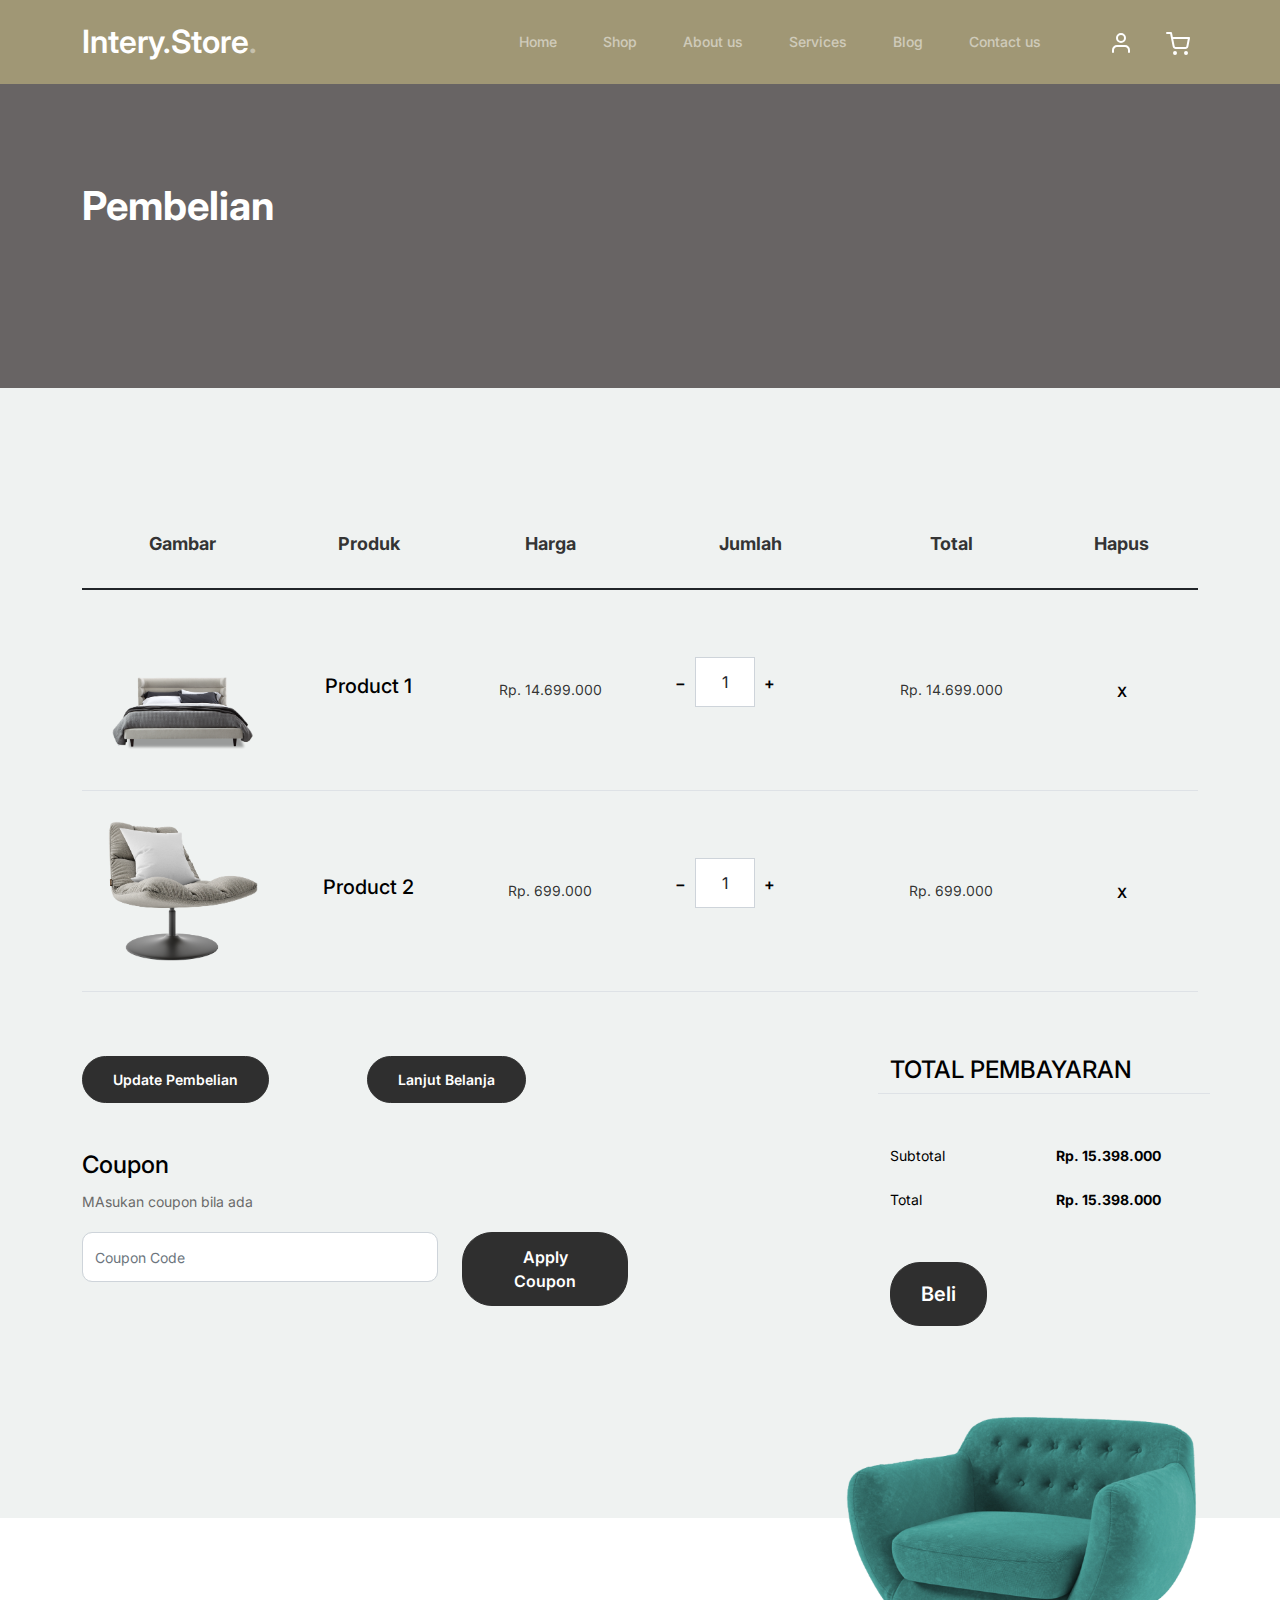
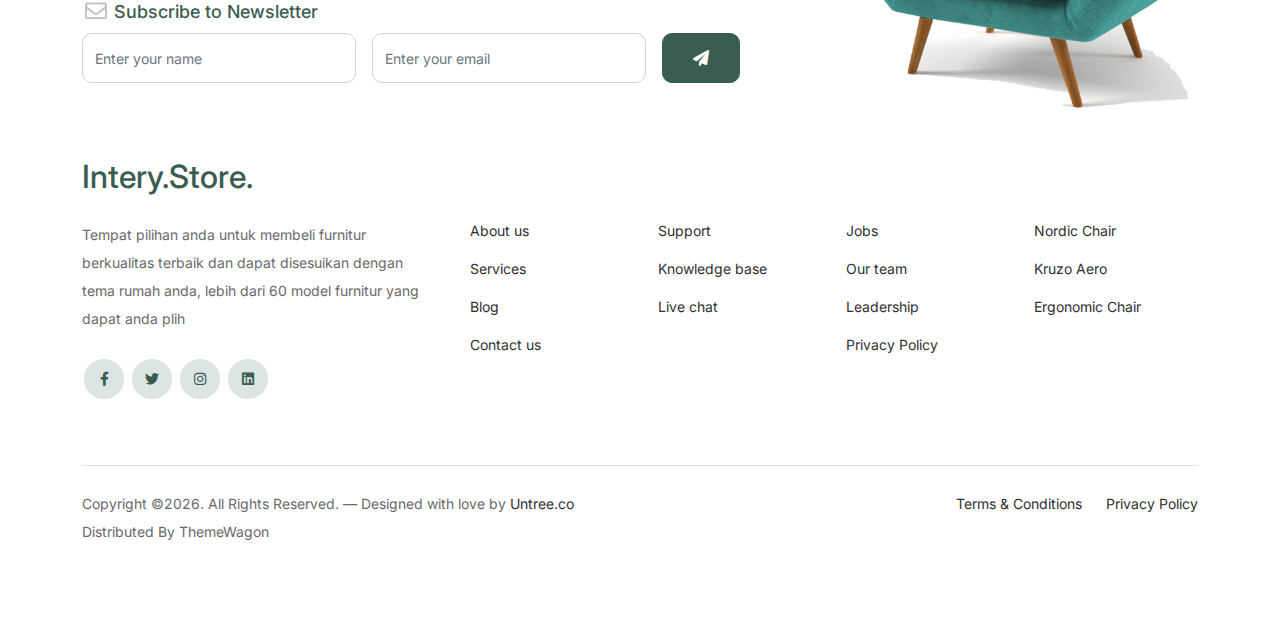
<file: Tugas Projek1_Muhammad Rasyid Sholahudin_0110123054_SI07/cart.html>
<!-- /*
* Bootstrap 5
* Template Name: Furni
* Template Author: Untree.co
* Template URI: https://untree.co/
* License: https://creativecommons.org/licenses/by/3.0/
*/ -->
<!doctype html>
<html lang="en">
<head>
  <meta charset="utf-8">
  <meta name="viewport" content="width=device-width, initial-scale=1, shrink-to-fit=no">
  <meta name="author" content="Untree.co">
  <link rel="shortcut icon" href="favicon.png">

  <meta name="description" content="" />
  <meta name="keywords" content="bootstrap, bootstrap4" />

		<!-- Bootstrap CSS -->
		<link href="css/bootstrap.min.css" rel="stylesheet">
		<link href="https://cdnjs.cloudflare.com/ajax/libs/font-awesome/6.0.0-beta3/css/all.min.css" rel="stylesheet">
		<link href="css/tiny-slider.css" rel="stylesheet">
		<link href="css/style.css" rel="stylesheet">
		<title>Intery.Store </title>
	</head>

	<body>

		<!-- Start Header/Navigation -->
		<nav class="custom-navbar navbar navbar navbar-expand-md navbar-dark bg-dark" arial-label="Furni navigation bar">

			<div class="container">
				<a class="navbar-brand" href="index.html">Intery.Store<span>.</span></a>

				<button class="navbar-toggler" type="button" data-bs-toggle="collapse" data-bs-target="#navbarsFurni" aria-controls="navbarsFurni" aria-expanded="false" aria-label="Toggle navigation">
					<span class="navbar-toggler-icon"></span>
				</button>

				<div class="collapse navbar-collapse" id="navbarsFurni">
					<ul class="custom-navbar-nav navbar-nav ms-auto mb-2 mb-md-0">
						<li class="nav-item ">
							<a class="nav-link" href="index.html">Home</a>
						</li>
						<li><a class="nav-link" href="shop.html">Shop</a></li>
						<li><a class="nav-link" href="about.html">About us</a></li>
						<li><a class="nav-link" href="services.html">Services</a></li>
						<li><a class="nav-link" href="blog.html">Blog</a></li>
						<li><a class="nav-link" href="contact.html">Contact us</a></li>
					</ul>

					<ul class="custom-navbar-cta navbar-nav mb-2 mb-md-0 ms-5">
						<li><a class="nav-link" href="#"><img src="images/user.svg"></a></li>
						<li><a class="nav-link" href="cart.html"><img src="images/cart.svg"></a></li>
					</ul>
				</div>
			</div>
				
		</nav>
		<!-- End Header/Navigation -->

		<!-- Start Hero Section -->
			<div class="hero">
				<div class="container">
					<div class="row justify-content-between">
						<div class="col-lg-5">
							<div class="intro-excerpt">
								<h1>Pembelian</h1>
							</div>
						</div>
						<div class="col-lg-7">
							
						</div>
					</div>
				</div>
			</div>
		<!-- End Hero Section -->

		

		<div class="untree_co-section before-footer-section">
            <div class="container">
              <div class="row mb-5">
                <form class="col-md-12" method="post">
                  <div class="site-blocks-table">
                    <table class="table">
                      <thead>
                        <tr>
                          <th class="product-thumbnail">Gambar</th>
                          <th class="product-name">Produk</th>
                          <th class="product-price">Harga</th>
                          <th class="product-quantity">Jumlah</th>
                          <th class="product-total">Total</th>
                          <th class="product-remove">Hapus</th>
                        </tr>
                      </thead>
                      <tbody>
                        <tr>
                          <td class="product-thumbnail">
                            <img src="images/product2.png" alt="Image" class="img-fluid">
                          </td>
                          <td class="product-name">
                            <h2 class="h5 text-black">Product 1</h2>
                          </td>
                          <td>Rp. 14.699.000</td>
                          <td>
                            <div class="input-group mb-3 d-flex align-items-center quantity-container" style="max-width: 120px;">
                              <div class="input-group-prepend">
                                <button class="btn btn-outline-black decrease" type="button">&minus;</button>
                              </div>
                              <input type="text" class="form-control text-center quantity-amount" value="1" placeholder="" aria-label="Example text with button addon" aria-describedby="button-addon1">
                              <div class="input-group-append">
                                <button class="btn btn-outline-black increase" type="button">&plus;</button>
                              </div>
                            </div>
        
                          </td>
                          <td>Rp. 14.699.000</td>
                          <td><a href="#" class="btn btn-black btn-sm">X</a></td>
                        </tr>
        
                        <tr>
                          <td class="product-thumbnail">
                            <img src="images/product-2.png" alt="Image" class="img-fluid">
                          </td>
                          <td class="product-name">
                            <h2 class="h5 text-black">Product 2</h2>
                          </td>
                          <td>Rp. 699.000</td>
                          <td>
                            <div class="input-group mb-3 d-flex align-items-center quantity-container" style="max-width: 120px;">
                              <div class="input-group-prepend">
                                <button class="btn btn-outline-black decrease" type="button">&minus;</button>
                              </div>
                              <input type="text" class="form-control text-center quantity-amount" value="1" placeholder="" aria-label="Example text with button addon" aria-describedby="button-addon1">
                              <div class="input-group-append">
                                <button class="btn btn-outline-black increase" type="button">&plus;</button>
                              </div>
                            </div>
        
                          </td>
                          <td>Rp. 699.000</td>
                          <td><a href="#" class="btn btn-black btn-sm">X</a></td>
                        </tr>
                      </tbody>
                    </table>
                  </div>
                </form>
              </div>
        
              <div class="row">
                <div class="col-md-6">
                  <div class="row mb-5">
                    <div class="col-md-6 mb-3 mb-md-0">
                      <button class="btn btn-black btn-sm btn-block">Update Pembelian</button>
                    </div>
                    <div class="col-md-6">
                      <button class="btn btn-outline-black btn-sm btn-block">Lanjut Belanja</button>
                    </div>
                  </div>
                  <div class="row">
                    <div class="col-md-12">
                      <label class="text-black h4" for="coupon">Coupon</label>
                      <p>MAsukan coupon bila ada</p>
                    </div>
                    <div class="col-md-8 mb-3 mb-md-0">
                      <input type="text" class="form-control py-3" id="coupon" placeholder="Coupon Code">
                    </div>
                    <div class="col-md-4">
                      <button class="btn btn-black">Apply Coupon</button>
                    </div>
                  </div>
                </div>
                <div class="col-md-6 pl-5">
                  <div class="row justify-content-end">
                    <div class="col-md-7">
                      <div class="row">
                        <div class="col-md-12 text-right border-bottom mb-5">
                          <h3 class="text-black h4 text-uppercase">Total Pembayaran</h3>
                        </div>
                      </div>
                      <div class="row mb-3">
                        <div class="col-md-6">
                          <span class="text-black">Subtotal</span>
                        </div>
                        <div class="col-md-6 text-right">
                          <strong class="text-black">Rp. 15.398.000</strong>
                        </div>
                      </div>
                      <div class="row mb-5">
                        <div class="col-md-6">
                          <span class="text-black">Total</span>
                        </div>
                        <div class="col-md-6 text-right">
                          <strong class="text-black">Rp. 15.398.000</strong>
                        </div>
                      </div>
        
                      <div class="row">
                        <div class="col-md-12">
                          <button class="btn btn-black btn-lg py-3 btn-block" onclick="window.location='checkout.html'">Beli</button>
                        </div>
                      </div>
                    </div>
                  </div>
                </div>
              </div>
            </div>
          </div>
		

		<!-- Start Footer Section -->
		<footer class="footer-section">
			<div class="container relative">

				<div class="sofa-img">
					<img src="images/sofa.png" alt="Image" class="img-fluid">
				</div>

				<div class="row">
					<div class="col-lg-8">
						<div class="subscription-form">
							<h3 class="d-flex align-items-center"><span class="me-1"><img src="images/envelope-outline.svg" alt="Image" class="img-fluid"></span><span>Subscribe to Newsletter</span></h3>

							<form action="#" class="row g-3">
								<div class="col-auto">
									<input type="text" class="form-control" placeholder="Enter your name">
								</div>
								<div class="col-auto">
									<input type="email" class="form-control" placeholder="Enter your email">
								</div>
								<div class="col-auto">
									<button class="btn btn-primary">
										<span class="fa fa-paper-plane"></span>
									</button>
								</div>
							</form>

						</div>
					</div>
				</div>

				<div class="row g-5 mb-5">
					<div class="col-lg-4">
						<div class="mb-4 footer-logo-wrap"><a href="#" class="footer-logo">Intery.Store<span>.</span></a></div>
						<p class="mb-4">Tempat pilihan anda untuk membeli furnitur berkualitas terbaik dan dapat disesuikan dengan tema rumah anda, lebih dari 60 model furnitur yang dapat anda plih</p>

						<ul class="list-unstyled custom-social">
							<li><a href="#"><span class="fa fa-brands fa-facebook-f"></span></a></li>
							<li><a href="#"><span class="fa fa-brands fa-twitter"></span></a></li>
							<li><a href="#"><span class="fa fa-brands fa-instagram"></span></a></li>
							<li><a href="#"><span class="fa fa-brands fa-linkedin"></span></a></li>
						</ul>
					</div>

					<div class="col-lg-8">
						<div class="row links-wrap">
							<div class="col-6 col-sm-6 col-md-3">
								<ul class="list-unstyled">
									<li><a href="#">About us</a></li>
									<li><a href="#">Services</a></li>
									<li><a href="#">Blog</a></li>
									<li><a href="#">Contact us</a></li>
								</ul>
							</div>

							<div class="col-6 col-sm-6 col-md-3">
								<ul class="list-unstyled">
									<li><a href="#">Support</a></li>
									<li><a href="#">Knowledge base</a></li>
									<li><a href="#">Live chat</a></li>
								</ul>
							</div>

							<div class="col-6 col-sm-6 col-md-3">
								<ul class="list-unstyled">
									<li><a href="#">Jobs</a></li>
									<li><a href="#">Our team</a></li>
									<li><a href="#">Leadership</a></li>
									<li><a href="#">Privacy Policy</a></li>
								</ul>
							</div>

							<div class="col-6 col-sm-6 col-md-3">
								<ul class="list-unstyled">
									<li><a href="#">Nordic Chair</a></li>
									<li><a href="#">Kruzo Aero</a></li>
									<li><a href="#">Ergonomic Chair</a></li>
								</ul>
							</div>
						</div>
					</div>

				</div>

				<div class="border-top copyright">
					<div class="row pt-4">
						<div class="col-lg-6">
							<p class="mb-2 text-center text-lg-start">Copyright &copy;<script>document.write(new Date().getFullYear());</script>. All Rights Reserved. &mdash; Designed with love by <a href="https://untree.co">Untree.co</a> Distributed By <a hreff="https://themewagon.com">ThemeWagon</a>  <!-- License information: https://untree.co/license/ -->
            </p>
						</div>

						<div class="col-lg-6 text-center text-lg-end">
							<ul class="list-unstyled d-inline-flex ms-auto">
								<li class="me-4"><a href="#">Terms &amp; Conditions</a></li>
								<li><a href="#">Privacy Policy</a></li>
							</ul>
						</div>

					</div>
				</div>

			</div>
		</footer>
		<!-- End Footer Section -->	


		<script src="js/bootstrap.bundle.min.js"></script>
		<script src="js/tiny-slider.js"></script>
		<script src="js/custom.js"></script>
	</body>

</html>
</file>
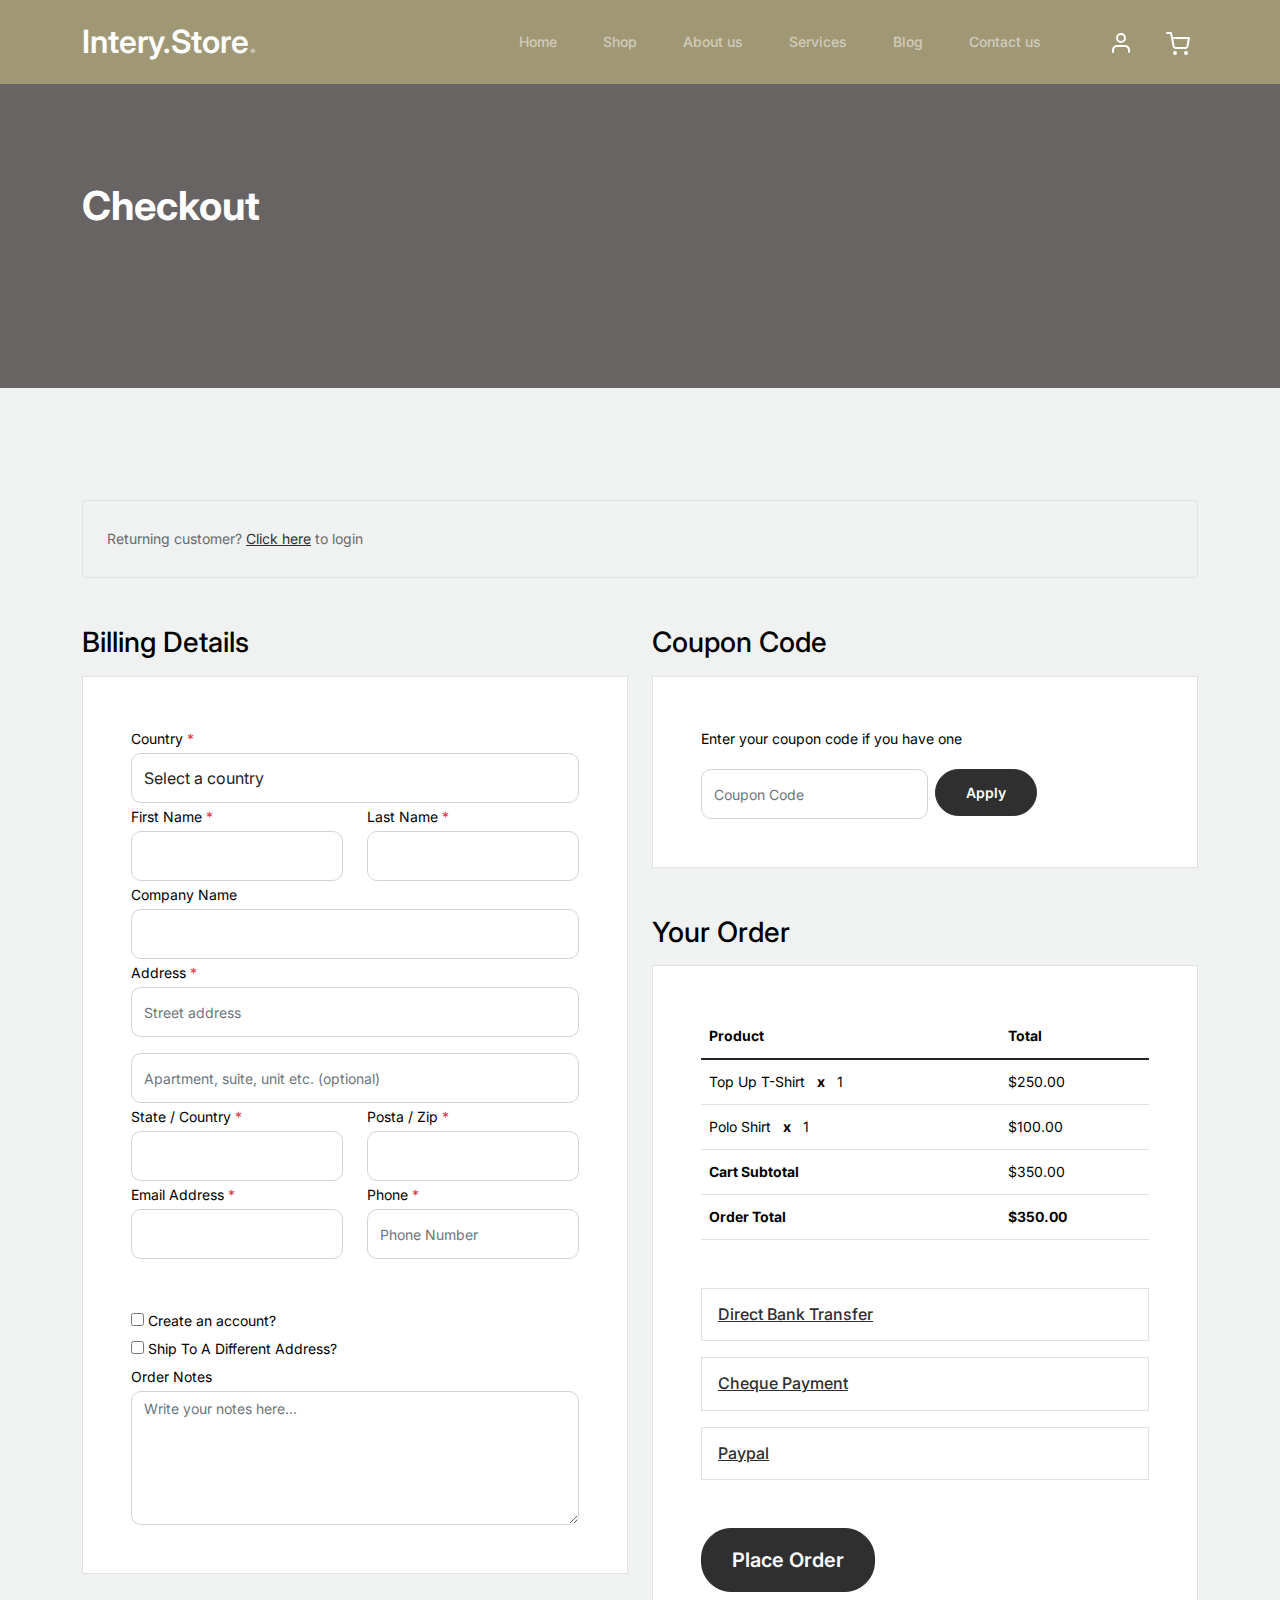
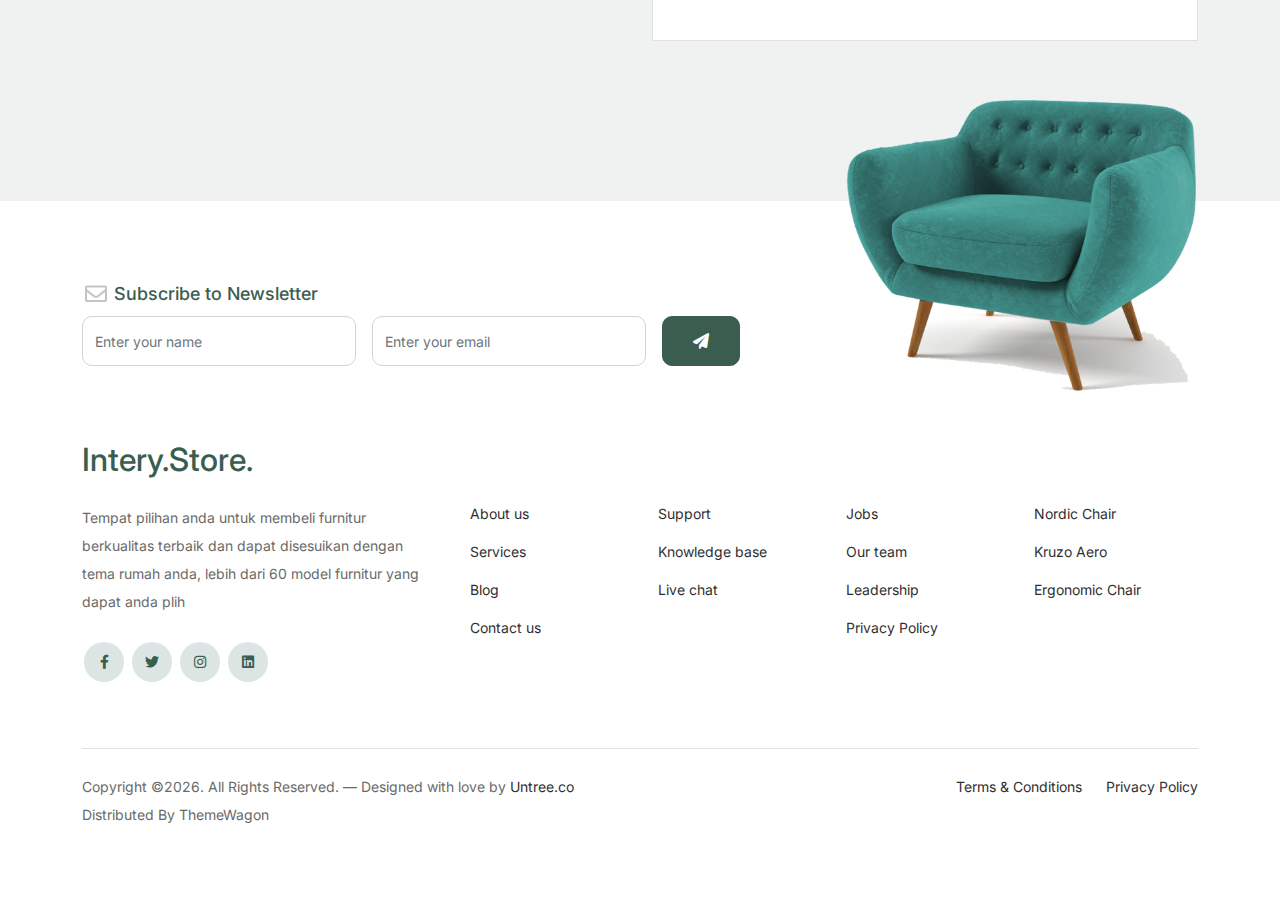
<file: Tugas Projek1_Muhammad Rasyid Sholahudin_0110123054_SI07/checkout.html>
<!-- /*
* Bootstrap 5
* Template Name: Furni
* Template Author: Untree.co
* Template URI: https://untree.co/
* License: https://creativecommons.org/licenses/by/3.0/
*/ -->
<!doctype html>
<html lang="en">
<head>
  <meta charset="utf-8">
  <meta name="viewport" content="width=device-width, initial-scale=1, shrink-to-fit=no">
  <meta name="author" content="Untree.co">
  <link rel="shortcut icon" href="favicon.png">

  <meta name="description" content="" />
  <meta name="keywords" content="bootstrap, bootstrap4" />

		<!-- Bootstrap CSS -->
		<link href="css/bootstrap.min.css" rel="stylesheet">
		<link href="https://cdnjs.cloudflare.com/ajax/libs/font-awesome/6.0.0-beta3/css/all.min.css" rel="stylesheet">
		<link href="css/tiny-slider.css" rel="stylesheet">
		<link href="css/style.css" rel="stylesheet">
		<title>Intery.Store</title>
	</head>

	<body>

		<!-- Start Header/Navigation -->
		<nav class="custom-navbar navbar navbar navbar-expand-md navbar-dark bg-dark" arial-label="Furni navigation bar">

			<div class="container">
				<a class="navbar-brand" href="index.html">Intery.Store<span>.</span></a>

				<button class="navbar-toggler" type="button" data-bs-toggle="collapse" data-bs-target="#navbarsFurni" aria-controls="navbarsFurni" aria-expanded="false" aria-label="Toggle navigation">
					<span class="navbar-toggler-icon"></span>
				</button>

				<div class="collapse navbar-collapse" id="navbarsFurni">
					<ul class="custom-navbar-nav navbar-nav ms-auto mb-2 mb-md-0">
						<li class="nav-item ">
							<a class="nav-link" href="index.html">Home</a>
						</li>
						<li><a class="nav-link" href="shop.html">Shop</a></li>
						<li><a class="nav-link" href="about.html">About us</a></li>
						<li><a class="nav-link" href="services.html">Services</a></li>
						<li><a class="nav-link" href="blog.html">Blog</a></li>
						<li><a class="nav-link" href="contact.html">Contact us</a></li>
					</ul>

					<ul class="custom-navbar-cta navbar-nav mb-2 mb-md-0 ms-5">
						<li><a class="nav-link" href="#"><img src="images/user.svg"></a></li>
						<li><a class="nav-link" href="cart.html"><img src="images/cart.svg"></a></li>
					</ul>
				</div>
			</div>
				
		</nav>
		<!-- End Header/Navigation -->

		<!-- Start Hero Section -->
			<div class="hero">
				<div class="container">
					<div class="row justify-content-between">
						<div class="col-lg-5">
							<div class="intro-excerpt">
								<h1>Checkout</h1>
							</div>
						</div>
						<div class="col-lg-7">
							
						</div>
					</div>
				</div>
			</div>
		<!-- End Hero Section -->

		<div class="untree_co-section">
		    <div class="container">
		      <div class="row mb-5">
		        <div class="col-md-12">
		          <div class="border p-4 rounded" role="alert">
		            Returning customer? <a href="#">Click here</a> to login
		          </div>
		        </div>
		      </div>
		      <div class="row">
		        <div class="col-md-6 mb-5 mb-md-0">
		          <h2 class="h3 mb-3 text-black">Billing Details</h2>
		          <div class="p-3 p-lg-5 border bg-white">
		            <div class="form-group">
		              <label for="c_country" class="text-black">Country <span class="text-danger">*</span></label>
		              <select id="c_country" class="form-control">
		                <option value="1">Select a country</option>    
		                <option value="2">bangladesh</option>    
		                <option value="3">Algeria</option>    
		                <option value="4">Afghanistan</option>    
		                <option value="5">Ghana</option>    
		                <option value="6">Albania</option>    
		                <option value="7">Bahrain</option>    
		                <option value="8">Colombia</option>    
		                <option value="9">Dominican Republic</option>    
		              </select>
		            </div>
		            <div class="form-group row">
		              <div class="col-md-6">
		                <label for="c_fname" class="text-black">First Name <span class="text-danger">*</span></label>
		                <input type="text" class="form-control" id="c_fname" name="c_fname">
		              </div>
		              <div class="col-md-6">
		                <label for="c_lname" class="text-black">Last Name <span class="text-danger">*</span></label>
		                <input type="text" class="form-control" id="c_lname" name="c_lname">
		              </div>
		            </div>

		            <div class="form-group row">
		              <div class="col-md-12">
		                <label for="c_companyname" class="text-black">Company Name </label>
		                <input type="text" class="form-control" id="c_companyname" name="c_companyname">
		              </div>
		            </div>

		            <div class="form-group row">
		              <div class="col-md-12">
		                <label for="c_address" class="text-black">Address <span class="text-danger">*</span></label>
		                <input type="text" class="form-control" id="c_address" name="c_address" placeholder="Street address">
		              </div>
		            </div>

		            <div class="form-group mt-3">
		              <input type="text" class="form-control" placeholder="Apartment, suite, unit etc. (optional)">
		            </div>

		            <div class="form-group row">
		              <div class="col-md-6">
		                <label for="c_state_country" class="text-black">State / Country <span class="text-danger">*</span></label>
		                <input type="text" class="form-control" id="c_state_country" name="c_state_country">
		              </div>
		              <div class="col-md-6">
		                <label for="c_postal_zip" class="text-black">Posta / Zip <span class="text-danger">*</span></label>
		                <input type="text" class="form-control" id="c_postal_zip" name="c_postal_zip">
		              </div>
		            </div>

		            <div class="form-group row mb-5">
		              <div class="col-md-6">
		                <label for="c_email_address" class="text-black">Email Address <span class="text-danger">*</span></label>
		                <input type="text" class="form-control" id="c_email_address" name="c_email_address">
		              </div>
		              <div class="col-md-6">
		                <label for="c_phone" class="text-black">Phone <span class="text-danger">*</span></label>
		                <input type="text" class="form-control" id="c_phone" name="c_phone" placeholder="Phone Number">
		              </div>
		            </div>

		            <div class="form-group">
		              <label for="c_create_account" class="text-black" data-bs-toggle="collapse" href="#create_an_account" role="button" aria-expanded="false" aria-controls="create_an_account"><input type="checkbox" value="1" id="c_create_account"> Create an account?</label>
		              <div class="collapse" id="create_an_account">
		                <div class="py-2 mb-4">
		                  <p class="mb-3">Create an account by entering the information below. If you are a returning customer please login at the top of the page.</p>
		                  <div class="form-group">
		                    <label for="c_account_password" class="text-black">Account Password</label>
		                    <input type="email" class="form-control" id="c_account_password" name="c_account_password" placeholder="">
		                  </div>
		                </div>
		              </div>
		            </div>


		            <div class="form-group">
		              <label for="c_ship_different_address" class="text-black" data-bs-toggle="collapse" href="#ship_different_address" role="button" aria-expanded="false" aria-controls="ship_different_address"><input type="checkbox" value="1" id="c_ship_different_address"> Ship To A Different Address?</label>
		              <div class="collapse" id="ship_different_address">
		                <div class="py-2">

		                  <div class="form-group">
		                    <label for="c_diff_country" class="text-black">Country <span class="text-danger">*</span></label>
		                    <select id="c_diff_country" class="form-control">
		                      <option value="1">Select a country</option>    
		                      <option value="2">Malaysia</option>    
		                      <option value="3">Algeria</option>    
		                      <option value="4">Indonesia/option>    
		                      <option value="5">Ghana</option>    
		                      <option value="6">Albania</option>    
		                      <option value="7">Bahrain</option>    
		                      <option value="8">Colombia</option>    
		                      <option value="9">Singapur</option>    
		                    </select>
		                  </div>


		                  <div class="form-group row">
		                    <div class="col-md-6">
		                      <label for="c_diff_fname" class="text-black">First Name <span class="text-danger">*</span></label>
		                      <input type="text" class="form-control" id="c_diff_fname" name="c_diff_fname">
		                    </div>
		                    <div class="col-md-6">
		                      <label for="c_diff_lname" class="text-black">Last Name <span class="text-danger">*</span></label>
		                      <input type="text" class="form-control" id="c_diff_lname" name="c_diff_lname">
		                    </div>
		                  </div>

		                  <div class="form-group row">
		                    <div class="col-md-12">
		                      <label for="c_diff_companyname" class="text-black">Company Name </label>
		                      <input type="text" class="form-control" id="c_diff_companyname" name="c_diff_companyname">
		                    </div>
		                  </div>

		                  <div class="form-group row  mb-3">
		                    <div class="col-md-12">
		                      <label for="c_diff_address" class="text-black">Address <span class="text-danger">*</span></label>
		                      <input type="text" class="form-control" id="c_diff_address" name="c_diff_address" placeholder="Street address">
		                    </div>
		                  </div>

		                  <div class="form-group">
		                    <input type="text" class="form-control" placeholder="Apartment, suite, unit etc. (optional)">
		                  </div>

		                  <div class="form-group row">
		                    <div class="col-md-6">
		                      <label for="c_diff_state_country" class="text-black">State / Country <span class="text-danger">*</span></label>
		                      <input type="text" class="form-control" id="c_diff_state_country" name="c_diff_state_country">
		                    </div>
		                    <div class="col-md-6">
		                      <label for="c_diff_postal_zip" class="text-black">Posta / Zip <span class="text-danger">*</span></label>
		                      <input type="text" class="form-control" id="c_diff_postal_zip" name="c_diff_postal_zip">
		                    </div>
		                  </div>

		                  <div class="form-group row mb-5">
		                    <div class="col-md-6">
		                      <label for="c_diff_email_address" class="text-black">Email Address <span class="text-danger">*</span></label>
		                      <input type="text" class="form-control" id="c_diff_email_address" name="c_diff_email_address">
		                    </div>
		                    <div class="col-md-6">
		                      <label for="c_diff_phone" class="text-black">Phone <span class="text-danger">*</span></label>
		                      <input type="text" class="form-control" id="c_diff_phone" name="c_diff_phone" placeholder="Phone Number">
		                    </div>
		                  </div>

		                </div>

		              </div>
		            </div>

		            <div class="form-group">
		              <label for="c_order_notes" class="text-black">Order Notes</label>
		              <textarea name="c_order_notes" id="c_order_notes" cols="30" rows="5" class="form-control" placeholder="Write your notes here..."></textarea>
		            </div>

		          </div>
		        </div>
		        <div class="col-md-6">

		          <div class="row mb-5">
		            <div class="col-md-12">
		              <h2 class="h3 mb-3 text-black">Coupon Code</h2>
		              <div class="p-3 p-lg-5 border bg-white">

		                <label for="c_code" class="text-black mb-3">Enter your coupon code if you have one</label>
		                <div class="input-group w-75 couponcode-wrap">
		                  <input type="text" class="form-control me-2" id="c_code" placeholder="Coupon Code" aria-label="Coupon Code" aria-describedby="button-addon2">
		                  <div class="input-group-append">
		                    <button class="btn btn-black btn-sm" type="button" id="button-addon2">Apply</button>
		                  </div>
		                </div>

		              </div>
		            </div>
		          </div>

		          <div class="row mb-5">
		            <div class="col-md-12">
		              <h2 class="h3 mb-3 text-black">Your Order</h2>
		              <div class="p-3 p-lg-5 border bg-white">
		                <table class="table site-block-order-table mb-5">
		                  <thead>
		                    <th>Product</th>
		                    <th>Total</th>
		                  </thead>
		                  <tbody>
		                    <tr>
		                      <td>Top Up T-Shirt <strong class="mx-2">x</strong> 1</td>
		                      <td>$250.00</td>
		                    </tr>
		                    <tr>
		                      <td>Polo Shirt <strong class="mx-2">x</strong>   1</td>
		                      <td>$100.00</td>
		                    </tr>
		                    <tr>
		                      <td class="text-black font-weight-bold"><strong>Cart Subtotal</strong></td>
		                      <td class="text-black">$350.00</td>
		                    </tr>
		                    <tr>
		                      <td class="text-black font-weight-bold"><strong>Order Total</strong></td>
		                      <td class="text-black font-weight-bold"><strong>$350.00</strong></td>
		                    </tr>
		                  </tbody>
		                </table>

		                <div class="border p-3 mb-3">
		                  <h3 class="h6 mb-0"><a class="d-block" data-bs-toggle="collapse" href="#collapsebank" role="button" aria-expanded="false" aria-controls="collapsebank">Direct Bank Transfer</a></h3>

		                  <div class="collapse" id="collapsebank">
		                    <div class="py-2">
		                      <p class="mb-0">Make your payment directly into our bank account. Please use your Order ID as the payment reference. Your order won’t be shipped until the funds have cleared in our account.</p>
		                    </div>
		                  </div>
		                </div>

		                <div class="border p-3 mb-3">
		                  <h3 class="h6 mb-0"><a class="d-block" data-bs-toggle="collapse" href="#collapsecheque" role="button" aria-expanded="false" aria-controls="collapsecheque">Cheque Payment</a></h3>

		                  <div class="collapse" id="collapsecheque">
		                    <div class="py-2">
		                      <p class="mb-0">Make your payment directly into our bank account. Please use your Order ID as the payment reference. Your order won’t be shipped until the funds have cleared in our account.</p>
		                    </div>
		                  </div>
		                </div>

		                <div class="border p-3 mb-5">
		                  <h3 class="h6 mb-0"><a class="d-block" data-bs-toggle="collapse" href="#collapsepaypal" role="button" aria-expanded="false" aria-controls="collapsepaypal">Paypal</a></h3>

		                  <div class="collapse" id="collapsepaypal">
		                    <div class="py-2">
		                      <p class="mb-0">Make your payment directly into our bank account. Please use your Order ID as the payment reference. Your order won’t be shipped until the funds have cleared in our account.</p>
		                    </div>
		                  </div>
		                </div>

		                <div class="form-group">
		                  <button class="btn btn-black btn-lg py-3 btn-block" onclick="window.location='thankyou.html'">Place Order</button>
		                </div>

		              </div>
		            </div>
		          </div>

		        </div>
		      </div>
		      <!-- </form> -->
		    </div>
		  </div>

		<!-- Start Footer Section -->
		<footer class="footer-section">
			<div class="container relative">

				<div class="sofa-img">
					<img src="images/sofa.png" alt="Image" class="img-fluid">
				</div>

				<div class="row">
					<div class="col-lg-8">
						<div class="subscription-form">
							<h3 class="d-flex align-items-center"><span class="me-1"><img src="images/envelope-outline.svg" alt="Image" class="img-fluid"></span><span>Subscribe to Newsletter</span></h3>

							<form action="#" class="row g-3">
								<div class="col-auto">
									<input type="text" class="form-control" placeholder="Enter your name">
								</div>
								<div class="col-auto">
									<input type="email" class="form-control" placeholder="Enter your email">
								</div>
								<div class="col-auto">
									<button class="btn btn-primary">
										<span class="fa fa-paper-plane"></span>
									</button>
								</div>
							</form>

						</div>
					</div>
				</div>

				<div class="row g-5 mb-5">
					<div class="col-lg-4">
						<div class="mb-4 footer-logo-wrap"><a href="#" class="footer-logo">Intery.Store<span>.</span></a></div>
						<p class="mb-4">Tempat pilihan anda untuk membeli furnitur berkualitas terbaik dan dapat disesuikan dengan tema rumah anda, lebih dari 60 model furnitur yang dapat anda plih</p>

						<ul class="list-unstyled custom-social">
							<li><a href="#"><span class="fa fa-brands fa-facebook-f"></span></a></li>
							<li><a href="#"><span class="fa fa-brands fa-twitter"></span></a></li>
							<li><a href="#"><span class="fa fa-brands fa-instagram"></span></a></li>
							<li><a href="#"><span class="fa fa-brands fa-linkedin"></span></a></li>
						</ul>
					</div>

					<div class="col-lg-8">
						<div class="row links-wrap">
							<div class="col-6 col-sm-6 col-md-3">
								<ul class="list-unstyled">
									<li><a href="#">About us</a></li>
									<li><a href="#">Services</a></li>
									<li><a href="#">Blog</a></li>
									<li><a href="#">Contact us</a></li>
								</ul>
							</div>

							<div class="col-6 col-sm-6 col-md-3">
								<ul class="list-unstyled">
									<li><a href="#">Support</a></li>
									<li><a href="#">Knowledge base</a></li>
									<li><a href="#">Live chat</a></li>
								</ul>
							</div>

							<div class="col-6 col-sm-6 col-md-3">
								<ul class="list-unstyled">
									<li><a href="#">Jobs</a></li>
									<li><a href="#">Our team</a></li>
									<li><a href="#">Leadership</a></li>
									<li><a href="#">Privacy Policy</a></li>
								</ul>
							</div>

							<div class="col-6 col-sm-6 col-md-3">
								<ul class="list-unstyled">
									<li><a href="#">Nordic Chair</a></li>
									<li><a href="#">Kruzo Aero</a></li>
									<li><a href="#">Ergonomic Chair</a></li>
								</ul>
							</div>
						</div>
					</div>

				</div>

				<div class="border-top copyright">
					<div class="row pt-4">
						<div class="col-lg-6">
							<p class="mb-2 text-center text-lg-start">Copyright &copy;<script>document.write(new Date().getFullYear());</script>. All Rights Reserved. &mdash; Designed with love by <a href="https://untree.co">Untree.co</a> Distributed By <a hreff="https://themewagon.com">ThemeWagon</a>  <!-- License information: https://untree.co/license/ -->
            </p>
						</div>

						<div class="col-lg-6 text-center text-lg-end">
							<ul class="list-unstyled d-inline-flex ms-auto">
								<li class="me-4"><a href="#">Terms &amp; Conditions</a></li>
								<li><a href="#">Privacy Policy</a></li>
							</ul>
						</div>

					</div>
				</div>

			</div>
		</footer>
		<!-- End Footer Section -->	


		<script src="js/bootstrap.bundle.min.js"></script>
		<script src="js/tiny-slider.js"></script>
		<script src="js/custom.js"></script>
	</body>

</html>
</file>
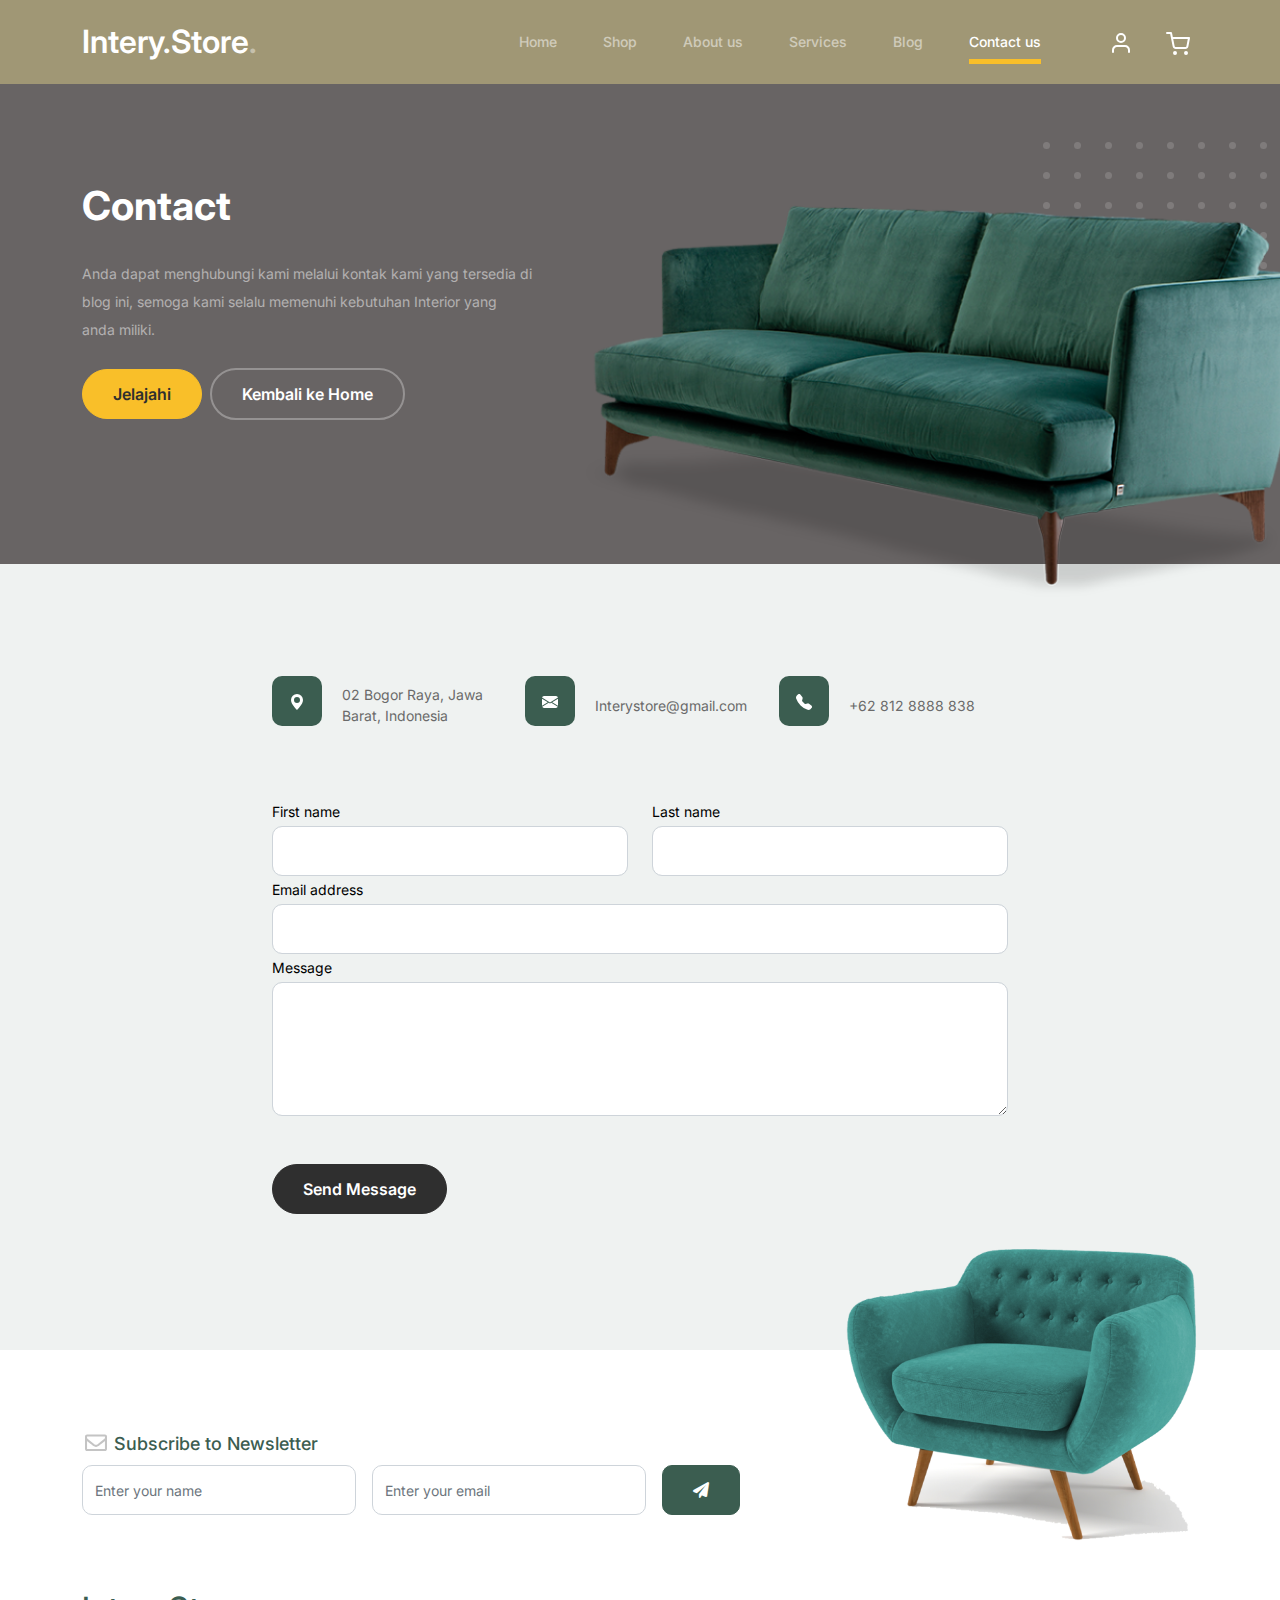
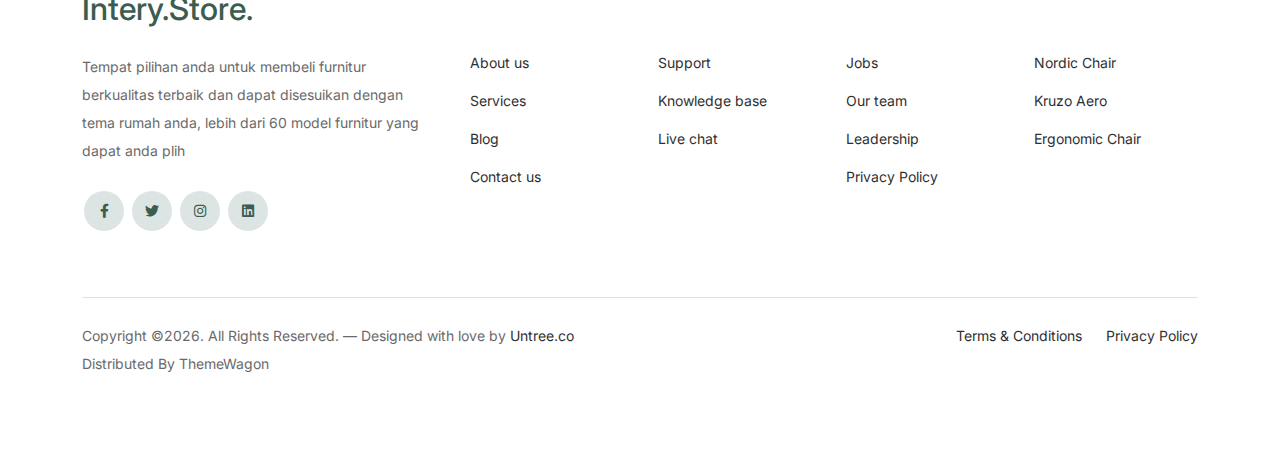
<file: Tugas Projek1_Muhammad Rasyid Sholahudin_0110123054_SI07/contact.html>
<!-- /*
* Bootstrap 5
* Template Name: Furni
* Template Author: Untree.co
* Template URI: https://untree.co/
* License: https://creativecommons.org/licenses/by/3.0/
*/ -->
<!doctype html>
<html lang="en">
<head>
  <meta charset="utf-8">
  <meta name="viewport" content="width=device-width, initial-scale=1, shrink-to-fit=no">
  <meta name="author" content="Untree.co">
  <link rel="shortcut icon" href="favicon.png">

  <meta name="description" content="" />
  <meta name="keywords" content="bootstrap, bootstrap4" />

		<!-- Bootstrap CSS -->
		<link href="css/bootstrap.min.css" rel="stylesheet">
		<link href="https://cdnjs.cloudflare.com/ajax/libs/font-awesome/6.0.0-beta3/css/all.min.css" rel="stylesheet">
		<link href="css/tiny-slider.css" rel="stylesheet">
		<link href="css/style.css" rel="stylesheet">
		<title>Intery.Store</title>
	</head>

	<body>

		<!-- Start Header/Navigation -->
		<nav class="custom-navbar navbar navbar navbar-expand-md navbar-dark bg-dark" arial-label="Furni navigation bar">

			<div class="container">
				<a class="navbar-brand" href="index.html">Intery.Store<span>.</span></a>

				<button class="navbar-toggler" type="button" data-bs-toggle="collapse" data-bs-target="#navbarsFurni" aria-controls="navbarsFurni" aria-expanded="false" aria-label="Toggle navigation">
					<span class="navbar-toggler-icon"></span>
				</button>

				<div class="collapse navbar-collapse" id="navbarsFurni">
					<ul class="custom-navbar-nav navbar-nav ms-auto mb-2 mb-md-0">
						<li class="nav-item">
							<a class="nav-link" href="index.html">Home</a>
						</li>
						<li><a class="nav-link" href="shop.html">Shop</a></li>
						<li><a class="nav-link" href="about.html">About us</a></li>
						<li><a class="nav-link" href="services.html">Services</a></li>
						<li><a class="nav-link" href="blog.html">Blog</a></li>
						<li class="active"><a class="nav-link" href="contact.html">Contact us</a></li>
					</ul>

					<ul class="custom-navbar-cta navbar-nav mb-2 mb-md-0 ms-5">
						<li><a class="nav-link" href="#"><img src="images/user.svg"></a></li>
						<li><a class="nav-link" href="cart.html"><img src="images/cart.svg"></a></li>
					</ul>
				</div>
			</div>
				
		</nav>
		<!-- End Header/Navigation -->

		<!-- Start Hero Section -->
			<div class="hero">
				<div class="container">
					<div class="row justify-content-between">
						<div class="col-lg-5">
							<div class="intro-excerpt">
								<h1>Contact</h1>
								<p class="mb-4">Anda dapat menghubungi kami melalui kontak kami yang tersedia di blog ini, semoga kami selalu memenuhi kebutuhan Interior yang anda miliki.</p>
								<p><a href="" class="btn btn-secondary me-2">Jelajahi</a><a href="#" class="btn btn-white-outline">Kembali ke Home</a></p>
							</div>
						</div>
						<div class="col-lg-7">
							<div class="hero-img-wrap">
								<img src="images/couch.png" class="img-fluid">
							</div>
						</div>
					</div>
				</div>
			</div>
		<!-- End Hero Section -->

		
		<!-- Start Contact Form -->
		<div class="untree_co-section">
      <div class="container">

        <div class="block">
          <div class="row justify-content-center">


            <div class="col-md-8 col-lg-8 pb-4">


              <div class="row mb-5">
                <div class="col-lg-4">
                  <div  class="service no-shadow align-items-center link horizontal d-flex active" data-aos="fade-left" data-aos-delay="0">
                    <div class="service-icon color-1 mb-4">
                      <svg xmlns="http://www.w3.org/2000/svg" width="16" height="16" fill="currentColor" class="bi bi-geo-alt-fill" viewBox="0 0 16 16">
                        <path d="M8 16s6-5.686 6-10A6 6 0 0 0 2 6c0 4.314 6 10 6 10zm0-7a3 3 0 1 1 0-6 3 3 0 0 1 0 6z"/>
                      </svg>
                    </div> <!-- /.icon -->
                    <div class="service-contents">
                      <p>02 Bogor Raya, Jawa Barat, Indonesia</p>
                    </div> <!-- /.service-contents-->
                  </div> <!-- /.service -->
                </div>

                <div class="col-lg-4">
                  <div  class="service no-shadow align-items-center link horizontal d-flex active" data-aos="fade-left" data-aos-delay="0">
                    <div class="service-icon color-1 mb-4">
                      <svg xmlns="http://www.w3.org/2000/svg" width="16" height="16" fill="currentColor" class="bi bi-envelope-fill" viewBox="0 0 16 16">
                        <path d="M.05 3.555A2 2 0 0 1 2 2h12a2 2 0 0 1 1.95 1.555L8 8.414.05 3.555zM0 4.697v7.104l5.803-3.558L0 4.697zM6.761 8.83l-6.57 4.027A2 2 0 0 0 2 14h12a2 2 0 0 0 1.808-1.144l-6.57-4.027L8 9.586l-1.239-.757zm3.436-.586L16 11.801V4.697l-5.803 3.546z"/>
                      </svg>
                    </div> <!-- /.icon -->
                    <div class="service-contents">
                      <p>Interystore@gmail.com</p>
                    </div> <!-- /.service-contents-->
                  </div> <!-- /.service -->
                </div>

                <div class="col-lg-4">
                  <div  class="service no-shadow align-items-center link horizontal d-flex active" data-aos="fade-left" data-aos-delay="0">
                    <div class="service-icon color-1 mb-4">
                      <svg xmlns="http://www.w3.org/2000/svg" width="16" height="16" fill="currentColor" class="bi bi-telephone-fill" viewBox="0 0 16 16">
                        <path fill-rule="evenodd" d="M1.885.511a1.745 1.745 0 0 1 2.61.163L6.29 2.98c.329.423.445.974.315 1.494l-.547 2.19a.678.678 0 0 0 .178.643l2.457 2.457a.678.678 0 0 0 .644.178l2.189-.547a1.745 1.745 0 0 1 1.494.315l2.306 1.794c.829.645.905 1.87.163 2.611l-1.034 1.034c-.74.74-1.846 1.065-2.877.702a18.634 18.634 0 0 1-7.01-4.42 18.634 18.634 0 0 1-4.42-7.009c-.362-1.03-.037-2.137.703-2.877L1.885.511z"/>
                      </svg>
                    </div> <!-- /.icon -->
                    <div class="service-contents">
                      <p>+62 812 8888 838</p>
                    </div> <!-- /.service-contents-->
                  </div> <!-- /.service -->
                </div>
              </div>

              <form>
                <div class="row">
                  <div class="col-6">
                    <div class="form-group">
                      <label class="text-black" for="fname">First name</label>
                      <input type="text" class="form-control" id="fname">
                    </div>
                  </div>
                  <div class="col-6">
                    <div class="form-group">
                      <label class="text-black" for="lname">Last name</label>
                      <input type="text" class="form-control" id="lname">
                    </div>
                  </div>
                </div>
                <div class="form-group">
                  <label class="text-black" for="email">Email address</label>
                  <input type="email" class="form-control" id="email">
                </div>

                <div class="form-group mb-5">
                  <label class="text-black" for="message">Message</label>
                  <textarea name="" class="form-control" id="message" cols="30" rows="5"></textarea>
                </div>

                <button type="submit" class="btn btn-primary-hover-outline">Send Message</button>
              </form>

            </div>

          </div>

        </div>

      </div>


    </div>
  </div>

  <!-- End Contact Form -->

		

		<!-- Start Footer Section -->
		<footer class="footer-section">
			<div class="container relative">

				<div class="sofa-img">
					<img src="images/sofa.png" alt="Image" class="img-fluid">
				</div>

				<div class="row">
					<div class="col-lg-8">
						<div class="subscription-form">
							<h3 class="d-flex align-items-center"><span class="me-1"><img src="images/envelope-outline.svg" alt="Image" class="img-fluid"></span><span>Subscribe to Newsletter</span></h3>

							<form action="#" class="row g-3">
								<div class="col-auto">
									<input type="text" class="form-control" placeholder="Enter your name">
								</div>
								<div class="col-auto">
									<input type="email" class="form-control" placeholder="Enter your email">
								</div>
								<div class="col-auto">
									<button class="btn btn-primary">
										<span class="fa fa-paper-plane"></span>
									</button>
								</div>
							</form>

						</div>
					</div>
				</div>

				<div class="row g-5 mb-5">
					<div class="col-lg-4">
						<div class="mb-4 footer-logo-wrap"><a href="#" class="footer-logo">Intery.Store<span>.</span></a></div>
						<p class="mb-4">Tempat pilihan anda untuk membeli furnitur berkualitas terbaik dan dapat disesuikan dengan tema rumah anda, lebih dari 60 model furnitur yang dapat anda plih</p>

						<ul class="list-unstyled custom-social">
							<li><a href="#"><span class="fa fa-brands fa-facebook-f"></span></a></li>
							<li><a href="#"><span class="fa fa-brands fa-twitter"></span></a></li>
							<li><a href="#"><span class="fa fa-brands fa-instagram"></span></a></li>
							<li><a href="#"><span class="fa fa-brands fa-linkedin"></span></a></li>
						</ul>
					</div>

					<div class="col-lg-8">
						<div class="row links-wrap">
							<div class="col-6 col-sm-6 col-md-3">
								<ul class="list-unstyled">
									<li><a href="#">About us</a></li>
									<li><a href="#">Services</a></li>
									<li><a href="#">Blog</a></li>
									<li><a href="#">Contact us</a></li>
								</ul>
							</div>

							<div class="col-6 col-sm-6 col-md-3">
								<ul class="list-unstyled">
									<li><a href="#">Support</a></li>
									<li><a href="#">Knowledge base</a></li>
									<li><a href="#">Live chat</a></li>
								</ul>
							</div>

							<div class="col-6 col-sm-6 col-md-3">
								<ul class="list-unstyled">
									<li><a href="#">Jobs</a></li>
									<li><a href="#">Our team</a></li>
									<li><a href="#">Leadership</a></li>
									<li><a href="#">Privacy Policy</a></li>
								</ul>
							</div>

							<div class="col-6 col-sm-6 col-md-3">
								<ul class="list-unstyled">
									<li><a href="#">Nordic Chair</a></li>
									<li><a href="#">Kruzo Aero</a></li>
									<li><a href="#">Ergonomic Chair</a></li>
								</ul>
							</div>
						</div>
					</div>

				</div>

				<div class="border-top copyright">
					<div class="row pt-4">
						<div class="col-lg-6">
							<p class="mb-2 text-center text-lg-start">Copyright &copy;<script>document.write(new Date().getFullYear());</script>. All Rights Reserved. &mdash; Designed with love by <a href="https://untree.co">Untree.co</a> Distributed By <a hreff="https://themewagon.com">ThemeWagon</a>  <!-- License information: https://untree.co/license/ -->
            </p>
						</div>

						<div class="col-lg-6 text-center text-lg-end">
							<ul class="list-unstyled d-inline-flex ms-auto">
								<li class="me-4"><a href="#">Terms &amp; Conditions</a></li>
								<li><a href="#">Privacy Policy</a></li>
							</ul>
						</div>

					</div>
				</div>

			</div>
		</footer>
		<!-- End Footer Section -->	


		<script src="js/bootstrap.bundle.min.js"></script>
		<script src="js/tiny-slider.js"></script>
		<script src="js/custom.js"></script>
	</body>

</html>
</file>
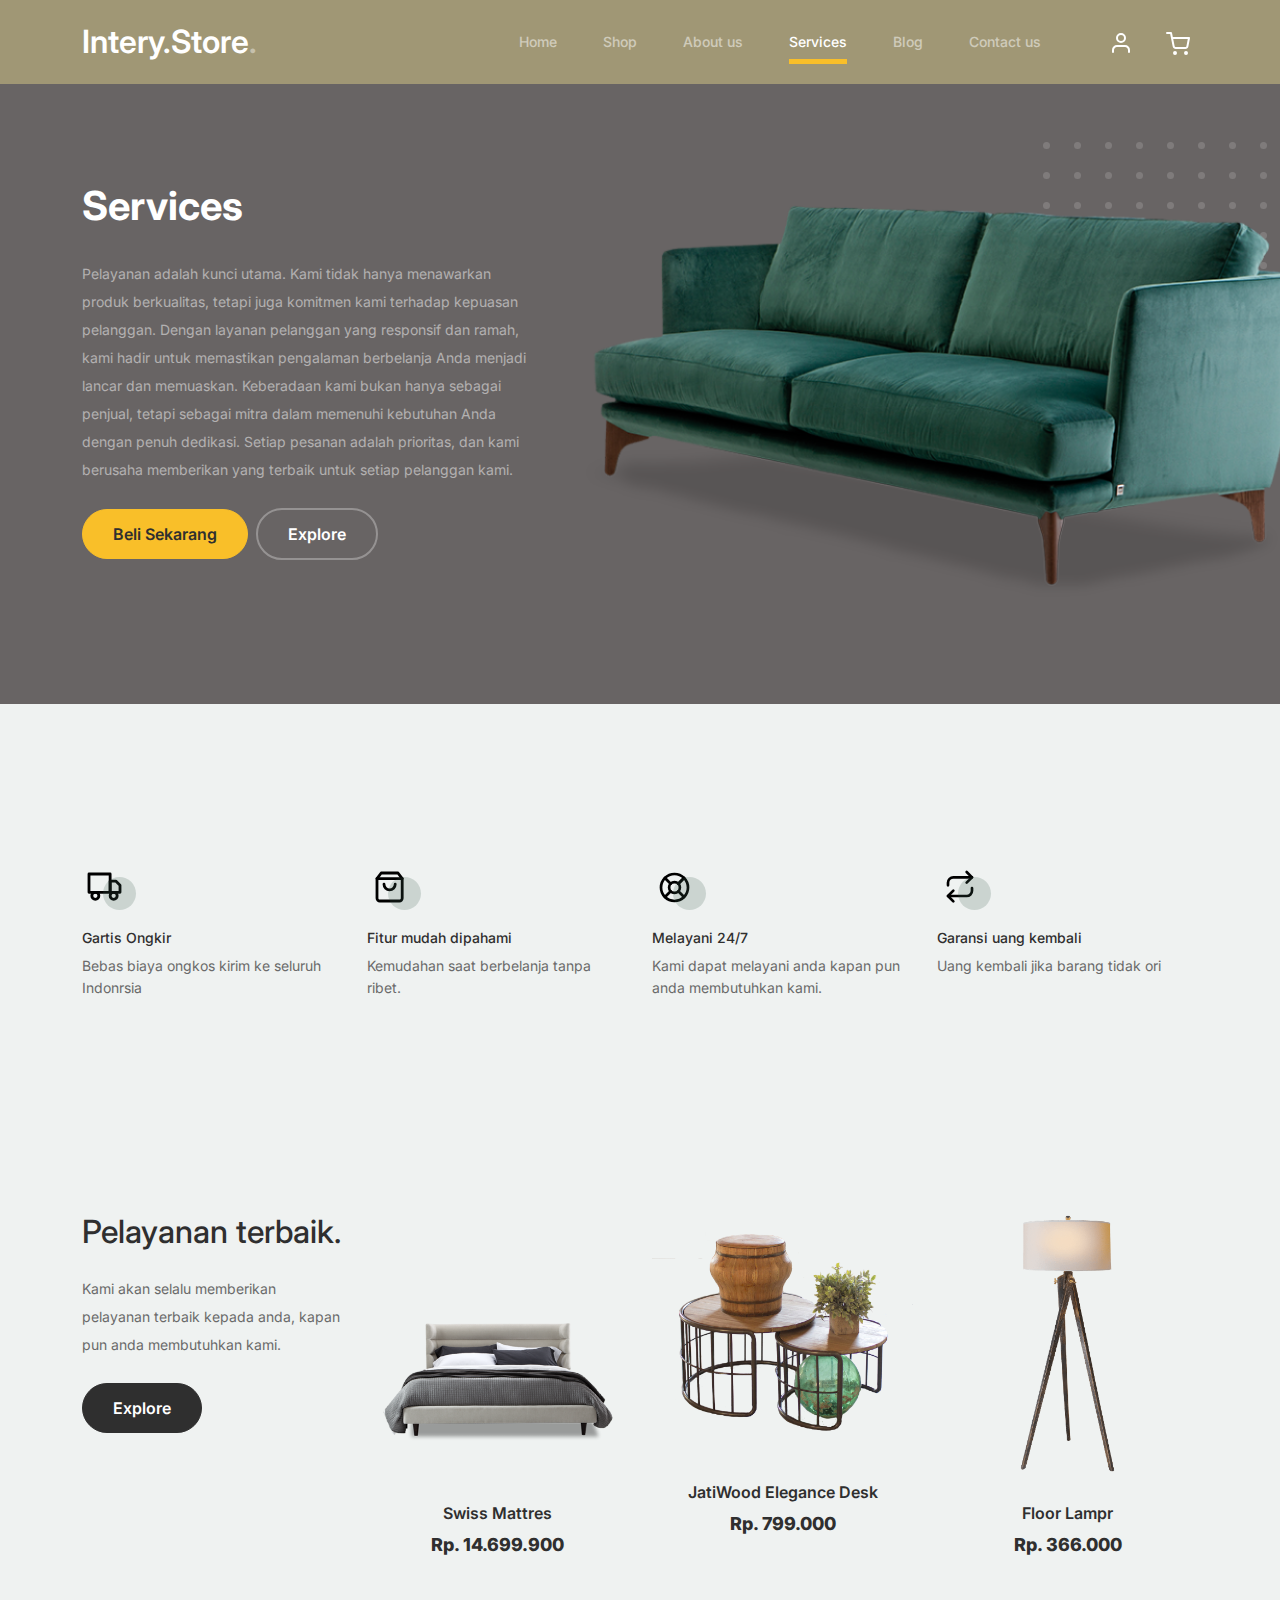
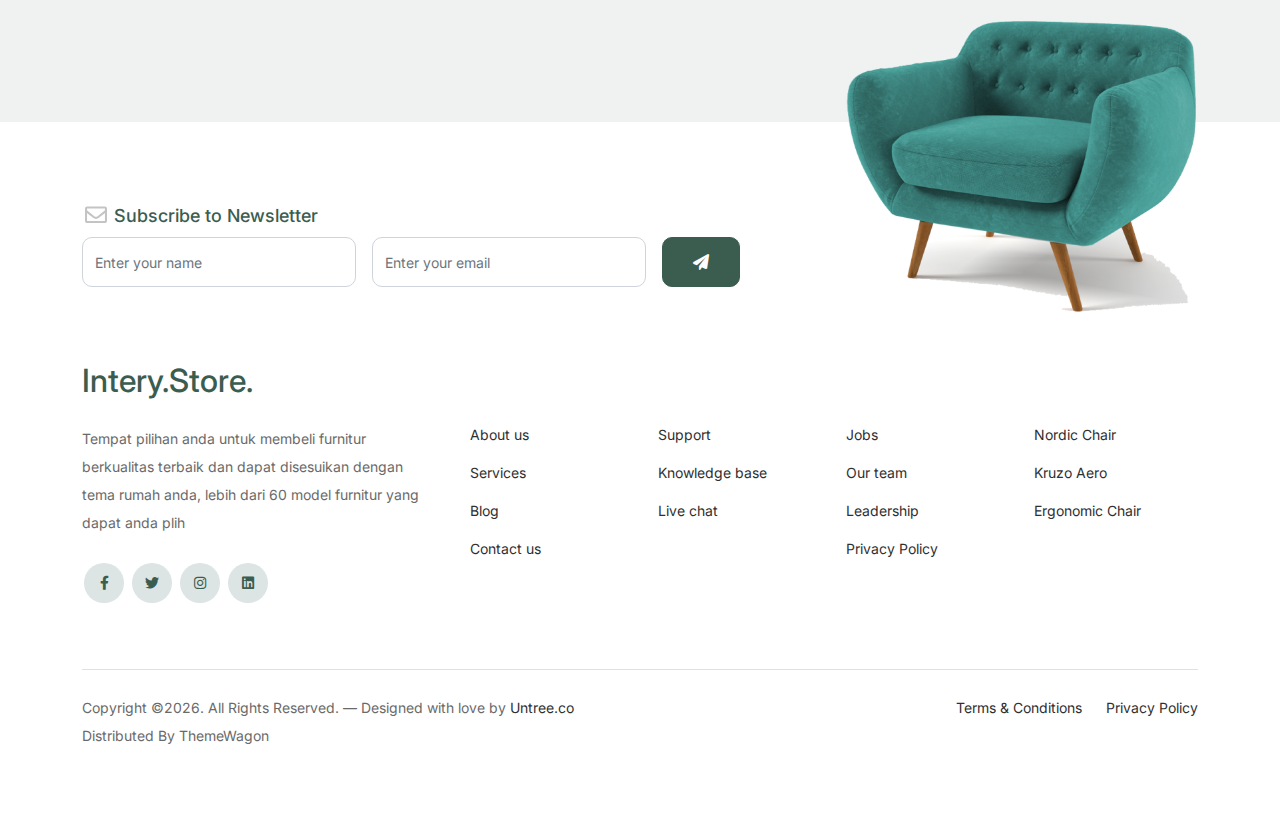
<file: Tugas Projek1_Muhammad Rasyid Sholahudin_0110123054_SI07/services.html>
<!-- /*
* Bootstrap 5
* Template Name: Furni
* Template Author: Untree.co
* Template URI: https://untree.co/
* License: https://creativecommons.org/licenses/by/3.0/
*/ -->
<!doctype html>
<html lang="en">
<head>
  <meta charset="utf-8">
  <meta name="viewport" content="width=device-width, initial-scale=1, shrink-to-fit=no">
  <meta name="author" content="Untree.co">
  <link rel="shortcut icon" href="favicon.png">

  <meta name="description" content="" />
  <meta name="keywords" content="bootstrap, bootstrap4" />

		<!-- Bootstrap CSS -->
		<link href="css/bootstrap.min.css" rel="stylesheet">
		<link href="https://cdnjs.cloudflare.com/ajax/libs/font-awesome/6.0.0-beta3/css/all.min.css" rel="stylesheet">
		<link href="css/tiny-slider.css" rel="stylesheet">
		<link href="css/style.css" rel="stylesheet">
		<title>intery.Store</title>
	</head>

	<body>

		<!-- Start Header/Navigation -->
		<nav class="custom-navbar navbar navbar navbar-expand-md navbar-dark bg-dark" arial-label="Furni navigation bar">

			<div class="container">
				<a class="navbar-brand" href="index.html">Intery.Store<span>.</span></a>

				<button class="navbar-toggler" type="button" data-bs-toggle="collapse" data-bs-target="#navbarsFurni" aria-controls="navbarsFurni" aria-expanded="false" aria-label="Toggle navigation">
					<span class="navbar-toggler-icon"></span>
				</button>

				<div class="collapse navbar-collapse" id="navbarsFurni">
					<ul class="custom-navbar-nav navbar-nav ms-auto mb-2 mb-md-0">
						<li class="nav-item">
							<a class="nav-link" href="index.html">Home</a>
						</li>
						<li><a class="nav-link" href="shop.html">Shop</a></li>
						<li><a class="nav-link" href="about.html">About us</a></li>
						<li class="active"><a class="nav-link" href="services.html">Services</a></li>
						<li><a class="nav-link" href="blog.html">Blog</a></li>
						<li><a class="nav-link" href="contact.html">Contact us</a></li>
					</ul>

					<ul class="custom-navbar-cta navbar-nav mb-2 mb-md-0 ms-5">
						<li><a class="nav-link" href="#"><img src="images/user.svg"></a></li>
						<li><a class="nav-link" href="cart.html"><img src="images/cart.svg"></a></li>
					</ul>
				</div>
			</div>
				
		</nav>
		<!-- End Header/Navigation -->

		<!-- Start Hero Section -->
			<div class="hero">
				<div class="container">
					<div class="row justify-content-between">
						<div class="col-lg-5">
							<div class="intro-excerpt">
								<h1>Services</h1>
								<p class="mb-4">Pelayanan adalah kunci utama. Kami tidak hanya menawarkan produk berkualitas, tetapi juga komitmen kami terhadap kepuasan pelanggan. Dengan layanan pelanggan yang responsif dan ramah, kami hadir untuk memastikan pengalaman berbelanja Anda menjadi lancar dan memuaskan. Keberadaan kami bukan hanya sebagai penjual, tetapi sebagai mitra dalam memenuhi kebutuhan Anda dengan penuh dedikasi. Setiap pesanan adalah prioritas, dan kami berusaha memberikan yang terbaik untuk setiap pelanggan kami.</p>
								<p><a href="" class="btn btn-secondary me-2">Beli Sekarang</a><a href="#" class="btn btn-white-outline">Explore</a></p>
							</div>
						</div>
						<div class="col-lg-7">
							<div class="hero-img-wrap">
								<img src="images/couch.png" class="img-fluid">
							</div>
						</div>
					</div>
				</div>
			</div>
		<!-- End Hero Section -->

		

		<!-- Start Why Choose Us Section -->
		<div class="why-choose-section">
			<div class="container">
				
				
				<div class="row my-5">
					<div class="col-6 col-md-6 col-lg-3 mb-4">
						<div class="feature">
							<div class="icon">
								<img src="images/truck.svg" alt="Image" class="imf-fluid">
							</div>
							<h3>Gartis Ongkir</h3>
							<p>Bebas biaya ongkos kirim ke seluruh Indonrsia</p>
						</div>
					</div>

					<div class="col-6 col-md-6 col-lg-3 mb-4">
						<div class="feature">
							<div class="icon">
								<img src="images/bag.svg" alt="Image" class="imf-fluid">
							</div>
							<h3>Fitur mudah dipahami</h3>
							<p>Kemudahan saat berbelanja tanpa ribet.</p>
						</div>
					</div>

					<div class="col-6 col-md-6 col-lg-3 mb-4">
						<div class="feature">
							<div class="icon">
								<img src="images/support.svg" alt="Image" class="imf-fluid">
							</div>
							<h3>Melayani 24/7</h3>
							<p>Kami dapat melayani anda kapan pun anda membutuhkan kami.</p>
						</div>
					</div>

					<div class="col-6 col-md-6 col-lg-3 mb-4">
						<div class="feature">
							<div class="icon">
								<img src="images/return.svg" alt="Image" class="imf-fluid">
							</div>
							<h3>Garansi uang kembali</h3>
							<p>Uang kembali jika barang tidak ori</p>
						</div>
					</div>

				</div>
			
			</div>
		</div>
		<!-- End Why Choose Us Section -->

		<!-- Start Product Section -->
		<div class="product-section pt-0">
			<div class="container">
				<div class="row">

					<!-- Start Column 1 -->
					<div class="col-md-12 col-lg-3 mb-5 mb-lg-0">
						<h2 class="mb-4 section-title">Pelayanan terbaik.</h2>
						<p class="mb-4">Kami akan selalu memberikan pelayanan terbaik kepada anda, kapan pun anda membutuhkan kami. </p>
						<p><a href="#" class="btn">Explore</a></p>
					</div> 
					<!-- End Column 1 -->

					<!-- Start Column 2 -->
					<div class="col-12 col-md-4 col-lg-3 mb-5 mb-md-0">
						<a class="product-item" href="#">
							<img src="images/product2.png" class="img-fluid product-thumbnail">
							<h3 class="product-title">Swiss Mattres</h3>
							<strong class="product-price">Rp. 14.699.900</strong>

							<span class="icon-cross">
								<img src="images/cross.svg" class="img-fluid">
							</span>
						</a>
					</div> 
					<!-- End Column 2 -->

					<!-- Start Column 3 -->
					<div class="col-12 col-md-4 col-lg-3 mb-5 mb-md-0">
						<a class="product-item" href="#">
							<img src="images/product6.png" class="img-fluid product-thumbnail">
							<h3 class="product-title">JatiWood Elegance Desk</h3>
							<strong class="product-price">Rp. 799.000</strong>

							<span class="icon-cross">
								<img src="images/cross.svg" class="img-fluid">
							</span>
						</a>
					</div>
					<!-- End Column 3 -->

					<!-- Start Column 4 -->
					<div class="col-12 col-md-4 col-lg-3 mb-5 mb-md-0">
						<a class="product-item" href="#">
							<img src="images/product3.png" class="img-fluid product-thumbnail">
							<h3 class="product-title">Floor Lampr</h3>
							<strong class="product-price">Rp. 366.000</strong>

							<span class="icon-cross">
								<img src="images/cross.svg" class="img-fluid">
							</span>
						</a>
					</div>
					<!-- End Column 4 -->

				</div>
			</div>
		</div>
		<!-- End Product Section -->

								
		<!-- End Testimonial Slider -->

		

		<!-- Start Footer Section -->
		<footer class="footer-section">
			<div class="container relative">

				<div class="sofa-img">
					<img src="images/sofa.png" alt="Image" class="img-fluid">
				</div>

				<div class="row">
					<div class="col-lg-8">
						<div class="subscription-form">
							<h3 class="d-flex align-items-center"><span class="me-1"><img src="images/envelope-outline.svg" alt="Image" class="img-fluid"></span><span>Subscribe to Newsletter</span></h3>

							<form action="#" class="row g-3">
								<div class="col-auto">
									<input type="text" class="form-control" placeholder="Enter your name">
								</div>
								<div class="col-auto">
									<input type="email" class="form-control" placeholder="Enter your email">
								</div>
								<div class="col-auto">
									<button class="btn btn-primary">
										<span class="fa fa-paper-plane"></span>
									</button>
								</div>
							</form>

						</div>
					</div>
				</div>

				<div class="row g-5 mb-5">
					<div class="col-lg-4">
						<div class="mb-4 footer-logo-wrap"><a href="#" class="footer-logo">Intery.Store<span>.</span></a></div>
						<p class="mb-4">Tempat pilihan anda untuk membeli furnitur berkualitas terbaik dan dapat disesuikan dengan tema rumah anda, lebih dari 60 model furnitur yang dapat anda plih</p>

						<ul class="list-unstyled custom-social">
							<li><a href="#"><span class="fa fa-brands fa-facebook-f"></span></a></li>
							<li><a href="#"><span class="fa fa-brands fa-twitter"></span></a></li>
							<li><a href="#"><span class="fa fa-brands fa-instagram"></span></a></li>
							<li><a href="#"><span class="fa fa-brands fa-linkedin"></span></a></li>
						</ul>
					</div>

					<div class="col-lg-8">
						<div class="row links-wrap">
							<div class="col-6 col-sm-6 col-md-3">
								<ul class="list-unstyled">
									<li><a href="#">About us</a></li>
									<li><a href="#">Services</a></li>
									<li><a href="#">Blog</a></li>
									<li><a href="#">Contact us</a></li>
								</ul>
							</div>

							<div class="col-6 col-sm-6 col-md-3">
								<ul class="list-unstyled">
									<li><a href="#">Support</a></li>
									<li><a href="#">Knowledge base</a></li>
									<li><a href="#">Live chat</a></li>
								</ul>
							</div>

							<div class="col-6 col-sm-6 col-md-3">
								<ul class="list-unstyled">
									<li><a href="#">Jobs</a></li>
									<li><a href="#">Our team</a></li>
									<li><a href="#">Leadership</a></li>
									<li><a href="#">Privacy Policy</a></li>
								</ul>
							</div>

							<div class="col-6 col-sm-6 col-md-3">
								<ul class="list-unstyled">
									<li><a href="#">Nordic Chair</a></li>
									<li><a href="#">Kruzo Aero</a></li>
									<li><a href="#">Ergonomic Chair</a></li>
								</ul>
							</div>
						</div>
					</div>

				</div>

				<div class="border-top copyright">
					<div class="row pt-4">
						<div class="col-lg-6">
							<p class="mb-2 text-center text-lg-start">Copyright &copy;<script>document.write(new Date().getFullYear());</script>. All Rights Reserved. &mdash; Designed with love by <a href="https://untree.co">Untree.co</a> Distributed By <a hreff="https://themewagon.com">ThemeWagon</a> <!-- License information: https://untree.co/license/ -->
            </p>
						</div>

						<div class="col-lg-6 text-center text-lg-end">
							<ul class="list-unstyled d-inline-flex ms-auto">
								<li class="me-4"><a href="#">Terms &amp; Conditions</a></li>
								<li><a href="#">Privacy Policy</a></li>
							</ul>
						</div>

					</div>
				</div>

			</div>
		</footer>
		<!-- End Footer Section -->	


		<script src="js/bootstrap.bundle.min.js"></script>
		<script src="js/tiny-slider.js"></script>
		<script src="js/custom.js"></script>
	</body>

</html>
</file>
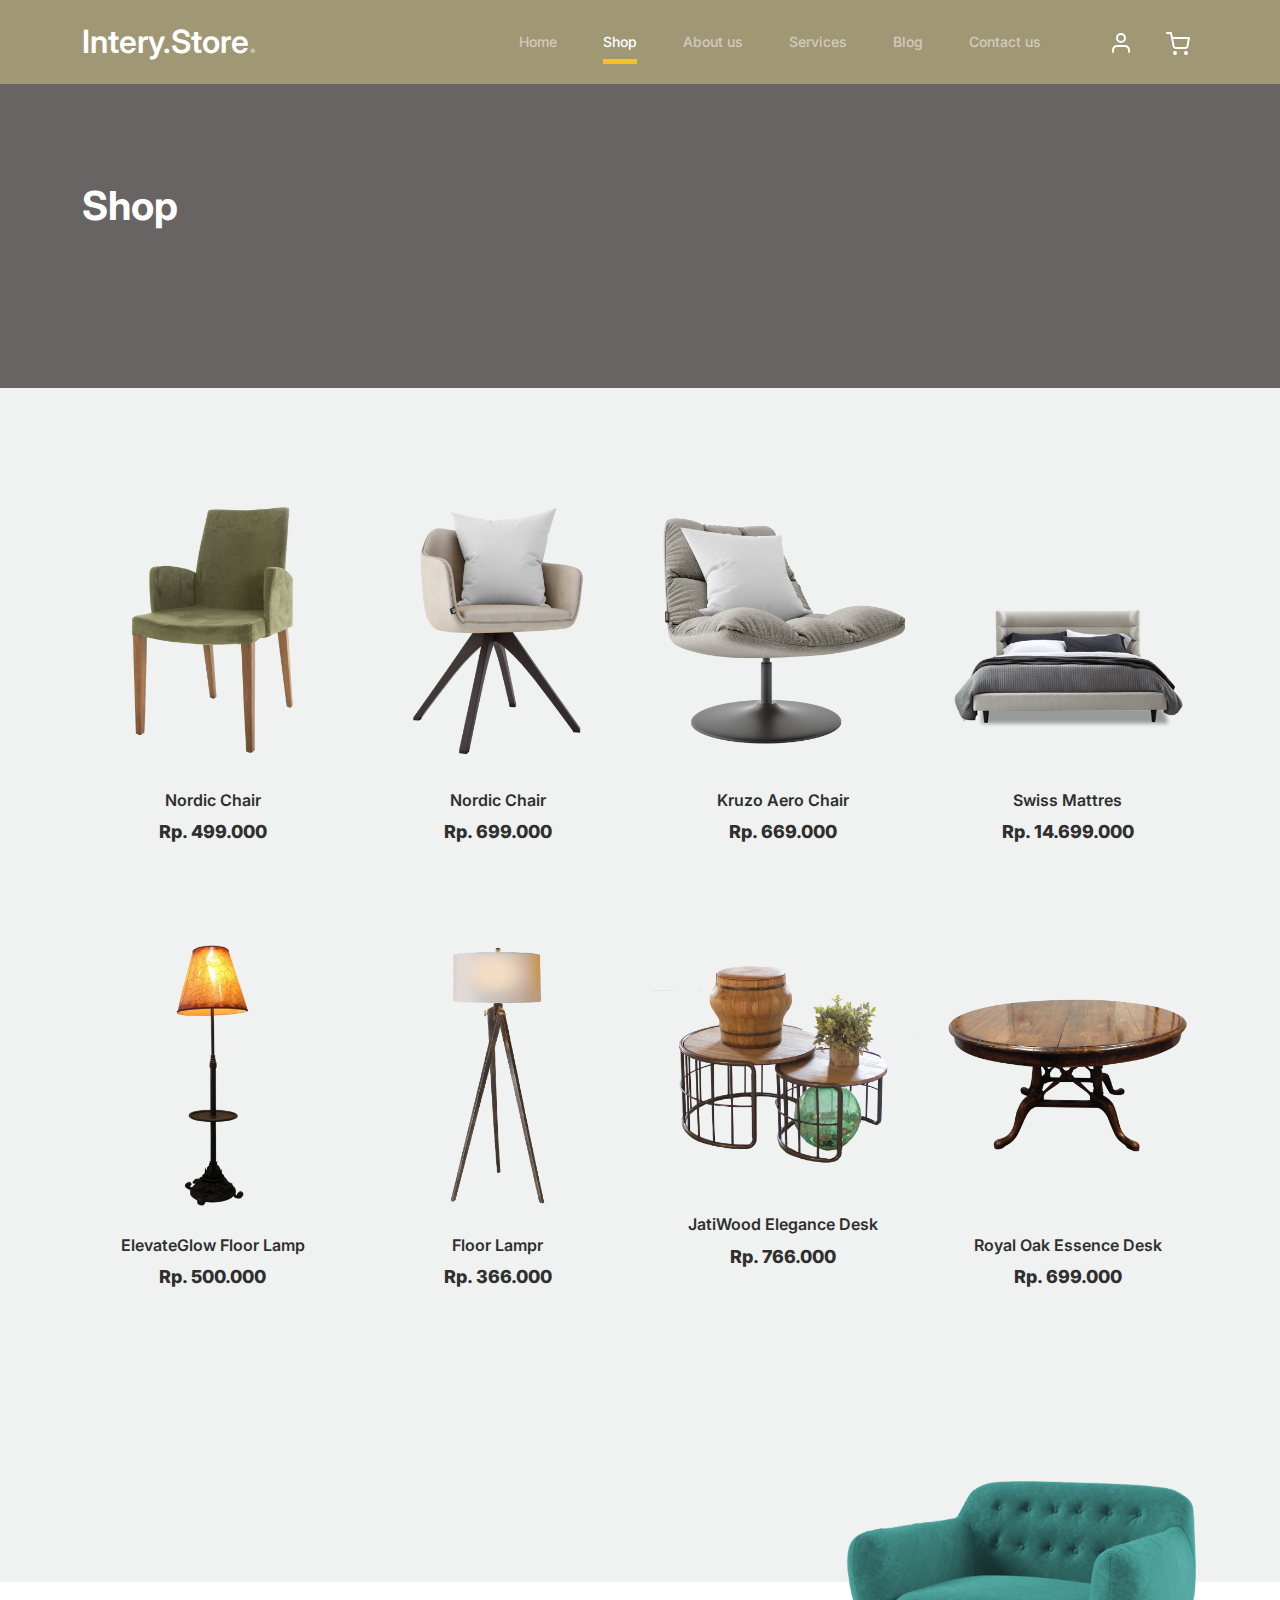
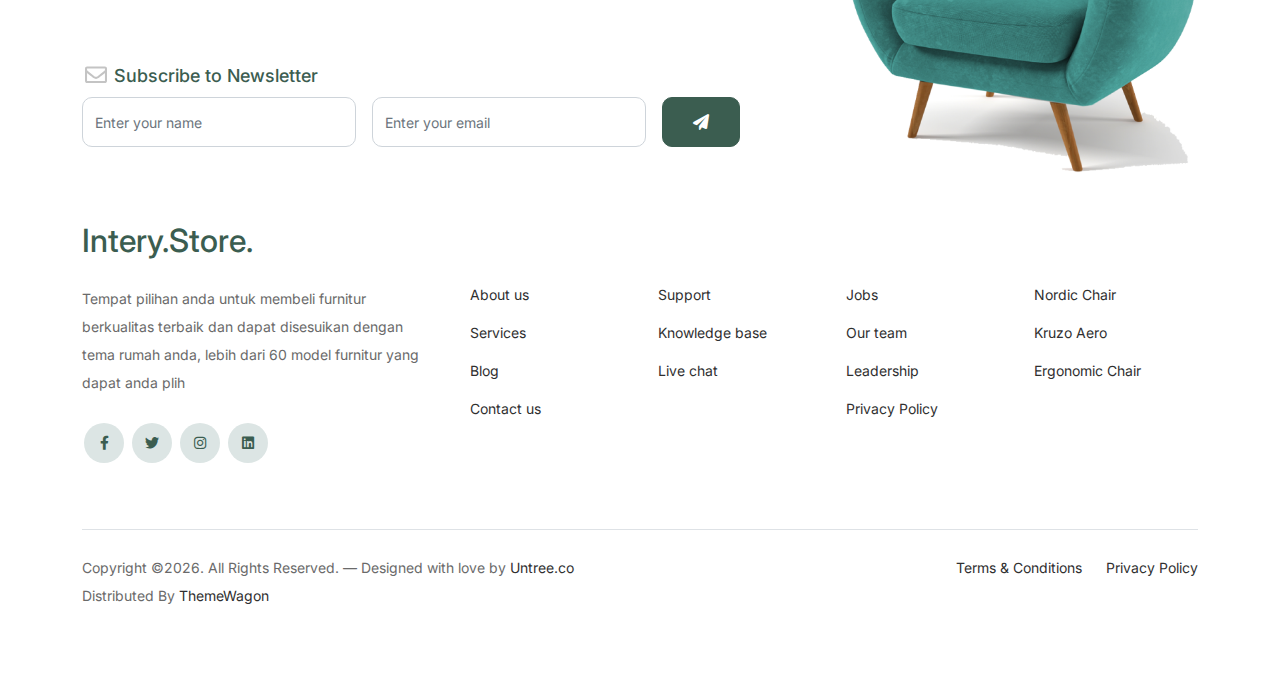
<file: Tugas Projek1_Muhammad Rasyid Sholahudin_0110123054_SI07/shop.html>
<!-- /*
* Bootstrap 5
* Template Name: Furni
* Template Author: Untree.co
* Template URI: https://untree.co/
* License: https://creativecommons.org/licenses/by/3.0/
*/ -->
<!doctype html>
<html lang="en">
<head>
  <meta charset="utf-8">
  <meta name="viewport" content="width=device-width, initial-scale=1, shrink-to-fit=no">
  <meta name="author" content="Untree.co">
  <link rel="shortcut icon" href="favicon.png">

  <meta name="description" content="" />
  <meta name="keywords" content="bootstrap, bootstrap4" />

		<!-- Bootstrap CSS -->
		<link href="css/bootstrap.min.css" rel="stylesheet">
		<link href="https://cdnjs.cloudflare.com/ajax/libs/font-awesome/6.0.0-beta3/css/all.min.css" rel="stylesheet">
		<link href="css/tiny-slider.css" rel="stylesheet">
		<link href="css/style.css" rel="stylesheet">
		<title>Furni Free Bootstrap 5 Template for Furniture and Interior Design Websites by Untree.co </title>
	</head>

	<body>

		<!-- Start Header/Navigation -->
		<nav class="custom-navbar navbar navbar navbar-expand-md navbar-dark bg-dark" arial-label="Furni navigation bar">

			<div class="container">
				<a class="navbar-brand" href="index.html">Intery.Store<span>.</span></a>

				<button class="navbar-toggler" type="button" data-bs-toggle="collapse" data-bs-target="#navbarsFurni" aria-controls="navbarsFurni" aria-expanded="false" aria-label="Toggle navigation">
					<span class="navbar-toggler-icon"></span>
				</button>

				<div class="collapse navbar-collapse" id="navbarsFurni">
					<ul class="custom-navbar-nav navbar-nav ms-auto mb-2 mb-md-0">
						<li class="nav-item ">
							<a class="nav-link" href="index.html">Home</a>
						</li>
						<li class="active"><a class="nav-link" href="shop.html">Shop</a></li>
						<li><a class="nav-link" href="about.html">About us</a></li>
						<li><a class="nav-link" href="services.html">Services</a></li>
						<li><a class="nav-link" href="blog.html">Blog</a></li>
						<li><a class="nav-link" href="contact.html">Contact us</a></li>
					</ul>

					<ul class="custom-navbar-cta navbar-nav mb-2 mb-md-0 ms-5">
						<li><a class="nav-link" href="#"><img src="images/user.svg"></a></li>
						<li><a class="nav-link" href="cart.html"><img src="images/cart.svg"></a></li>
					</ul>
				</div>
			</div>
				
		</nav>
		<!-- End Header/Navigation -->

		<!-- Start Hero Section -->
			<div class="hero">
				<div class="container">
					<div class="row justify-content-between">
						<div class="col-lg-5">
							<div class="intro-excerpt">
								<h1>Shop</h1>
							</div>
						</div>
						<div class="col-lg-7">
							
						</div>
					</div>
				</div>
			</div>
		<!-- End Hero Section -->

		

		<div class="untree_co-section product-section before-footer-section">
		    <div class="container">
		      	<div class="row">

		      		<!-- Start Column 1 -->
					<div class="col-12 col-md-4 col-lg-3 mb-5">
						<a class="product-item" href="#">
							<img src="images/product-3.png" class="img-fluid product-thumbnail">
							<h3 class="product-title">Nordic Chair</h3>
							<strong class="product-price">Rp. 499.000</strong>

							<span class="icon-cross">
								<img src="images/cross.svg" class="img-fluid">
							</span>
						</a>
					</div> 
					<!-- End Column 1 -->
						
					<!-- Start Column 2 -->
					<div class="col-12 col-md-4 col-lg-3 mb-5">
						<a class="product-item" href="#">
							<img src="images/product-1.png" class="img-fluid product-thumbnail">
							<h3 class="product-title">Nordic Chair</h3>
							<strong class="product-price">Rp. 699.000</strong>

							<span class="icon-cross">
								<img src="images/cross.svg" class="img-fluid">
							</span>
						</a>
					</div> 
					<!-- End Column 2 -->

					<!-- Start Column 3 -->
					<div class="col-12 col-md-4 col-lg-3 mb-5">
						<a class="product-item" href="#">
							<img src="images/product-2.png" class="img-fluid product-thumbnail">
							<h3 class="product-title">Kruzo Aero Chair</h3>
							<strong class="product-price">Rp. 669.000</strong>

							<span class="icon-cross">
								<img src="images/cross.svg" class="img-fluid">
							</span>
						</a>
					</div>
					<!-- End Column 3 -->

					<!-- Start Column 4 -->
					<div class="col-12 col-md-4 col-lg-3 mb-5">
						<a class="product-item" href="#">
							<img src="images/product2.png" class="img-fluid product-thumbnail">
							<h3 class="product-title">Swiss Mattres</h3>
							<strong class="product-price">Rp. 14.699.000</strong>

							<span class="icon-cross">
								<img src="images/cross.svg" class="img-fluid">
							</span>
						</a>
					</div>
					<!-- End Column 4 -->


					<!-- Start Column 1 -->
					<div class="col-12 col-md-4 col-lg-3 mb-5">
						<a class="product-item" href="#">
							<img src="images/product5.png" class="img-fluid product-thumbnail">
							<h3 class="product-title">ElevateGlow Floor Lamp</h3>
							<strong class="product-price">Rp. 500.000</strong>

							<span class="icon-cross">
								<img src="images/cross.svg" class="img-fluid">
							</span>
						</a>
					</div> 
					<!-- End Column 1 -->
						
					<!-- Start Column 2 -->
					<div class="col-12 col-md-4 col-lg-3 mb-5">
						<a class="product-item" href="#">
							<img src="images/product3.png" class="img-fluid product-thumbnail">
							<h3 class="product-title">Floor Lampr</h3>
							<strong class="product-price">Rp. 366.000</strong>

							<span class="icon-cross">
								<img src="images/cross.svg" class="img-fluid">
							</span>
						</a>
					</div> 
					<!-- End Column 2 -->

					<!-- Start Column 3 -->
					<div class="col-12 col-md-4 col-lg-3 mb-5">
						<a class="product-item" href="#">
							<img src="images/product6.png" class="img-fluid product-thumbnail">
							<h3 class="product-title">JatiWood Elegance Desk</h3>
							<strong class="product-price">Rp. 766.000</strong>

							<span class="icon-cross">
								<img src="images/cross.svg" class="img-fluid">
							</span>
						</a>
					</div>
					<!-- End Column 3 -->

					<!-- Start Column 4 -->
					<div class="col-12 col-md-4 col-lg-3 mb-5">
						<a class="product-item" href="#">
							<img src="images/product7.png" class="img-fluid product-thumbnail">
							<h3 class="product-title">Royal Oak Essence Desk</h3>
							<strong class="product-price">Rp. 699.000</strong>

							<span class="icon-cross">
								<img src="images/cross.svg" class="img-fluid">
							</span>
						</a>
					</div>
					<!-- End Column 4 -->

		      	</div>
		    </div>
		</div>


		<!-- Start Footer Section -->
		<footer class="footer-section">
			<div class="container relative">

				<div class="sofa-img">
					<img src="images/sofa.png" alt="Image" class="img-fluid">
				</div>

				<div class="row">
					<div class="col-lg-8">
						<div class="subscription-form">
							<h3 class="d-flex align-items-center"><span class="me-1"><img src="images/envelope-outline.svg" alt="Image" class="img-fluid"></span><span>Subscribe to Newsletter</span></h3>

							<form action="#" class="row g-3">
								<div class="col-auto">
									<input type="text" class="form-control" placeholder="Enter your name">
								</div>
								<div class="col-auto">
									<input type="email" class="form-control" placeholder="Enter your email">
								</div>
								<div class="col-auto">
									<button class="btn btn-primary">
										<span class="fa fa-paper-plane"></span>
									</button>
								</div>
							</form>

						</div>
					</div>
				</div>

				<div class="row g-5 mb-5">
					<div class="col-lg-4">
						<div class="mb-4 footer-logo-wrap"><a href="#" class="footer-logo">Intery.Store<span>.</span></a></div>
						<p class="mb-4">Tempat pilihan anda untuk membeli furnitur berkualitas terbaik dan dapat disesuikan dengan tema rumah anda, lebih dari 60 model furnitur yang dapat anda plih</p>

						<ul class="list-unstyled custom-social">
							<li><a href="#"><span class="fa fa-brands fa-facebook-f"></span></a></li>
							<li><a href="#"><span class="fa fa-brands fa-twitter"></span></a></li>
							<li><a href="#"><span class="fa fa-brands fa-instagram"></span></a></li>
							<li><a href="#"><span class="fa fa-brands fa-linkedin"></span></a></li>
						</ul>
					</div>

					<div class="col-lg-8">
						<div class="row links-wrap">
							<div class="col-6 col-sm-6 col-md-3">
								<ul class="list-unstyled">
									<li><a href="#">About us</a></li>
									<li><a href="#">Services</a></li>
									<li><a href="#">Blog</a></li>
									<li><a href="#">Contact us</a></li>
								</ul>
							</div>

							<div class="col-6 col-sm-6 col-md-3">
								<ul class="list-unstyled">
									<li><a href="#">Support</a></li>
									<li><a href="#">Knowledge base</a></li>
									<li><a href="#">Live chat</a></li>
								</ul>
							</div>

							<div class="col-6 col-sm-6 col-md-3">
								<ul class="list-unstyled">
									<li><a href="#">Jobs</a></li>
									<li><a href="#">Our team</a></li>
									<li><a href="#">Leadership</a></li>
									<li><a href="#">Privacy Policy</a></li>
								</ul>
							</div>

							<div class="col-6 col-sm-6 col-md-3">
								<ul class="list-unstyled">
									<li><a href="#">Nordic Chair</a></li>
									<li><a href="#">Kruzo Aero</a></li>
									<li><a href="#">Ergonomic Chair</a></li>
								</ul>
							</div>
						</div>
					</div>

				</div>

				<div class="border-top copyright">
					<div class="row pt-4">
						<div class="col-lg-6">
							<p class="mb-2 text-center text-lg-start">Copyright &copy;<script>document.write(new Date().getFullYear());</script>. All Rights Reserved. &mdash; Designed with love by <a href="https://untree.co">Untree.co</a>  Distributed By <a href="https://themewagon.com">ThemeWagon</a> <!-- License information: https://untree.co/license/ -->
            </p>
						</div>

						<div class="col-lg-6 text-center text-lg-end">
							<ul class="list-unstyled d-inline-flex ms-auto">
								<li class="me-4"><a href="#">Terms &amp; Conditions</a></li>
								<li><a href="#">Privacy Policy</a></li>
							</ul>
						</div>

					</div>
				</div>

			</div>
		</footer>
		<!-- End Footer Section -->	


		<script src="js/bootstrap.bundle.min.js"></script>
		<script src="js/tiny-slider.js"></script>
		<script src="js/custom.js"></script>
	</body>

</html>
</file>
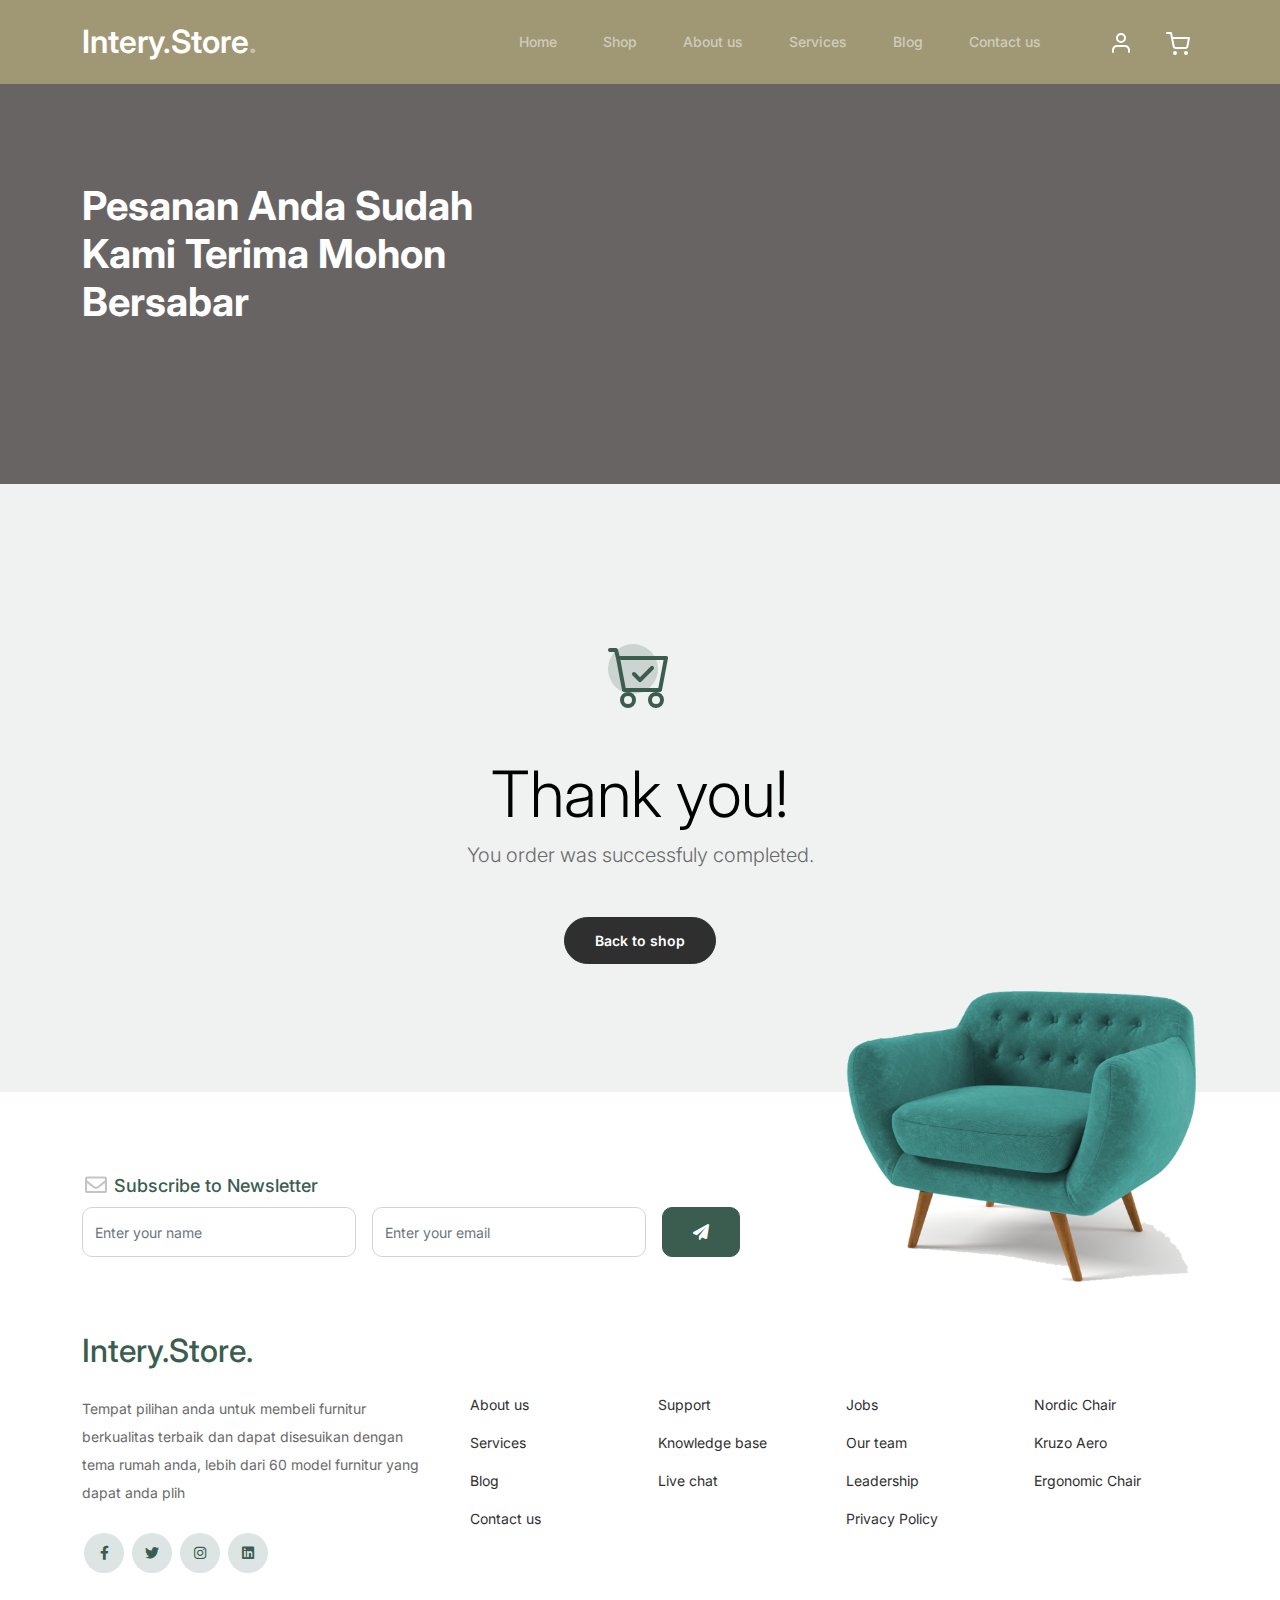
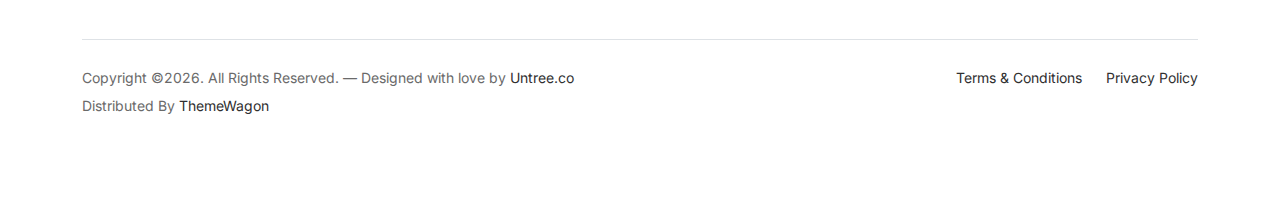
<file: Tugas Projek1_Muhammad Rasyid Sholahudin_0110123054_SI07/thankyou.html>
<!-- /*
* Bootstrap 5
* Template Name: Furni
* Template Author: Untree.co
* Template URI: https://untree.co/
* License: https://creativecommons.org/licenses/by/3.0/
*/ -->
<!doctype html>
<html lang="en">
<head>
  <meta charset="utf-8">
  <meta name="viewport" content="width=device-width, initial-scale=1, shrink-to-fit=no">
  <meta name="author" content="Untree.co">
  <link rel="shortcut icon" href="favicon.png">

  <meta name="description" content="" />
  <meta name="keywords" content="bootstrap, bootstrap4" />

		<!-- Bootstrap CSS -->
		<link href="css/bootstrap.min.css" rel="stylesheet">
		<link href="https://cdnjs.cloudflare.com/ajax/libs/font-awesome/6.0.0-beta3/css/all.min.css" rel="stylesheet">
		<link href="css/tiny-slider.css" rel="stylesheet">
		<link href="css/style.css" rel="stylesheet">
		<title>Intery.Store </title>
	</head>

	<body>

		<!-- Start Header/Navigation -->
		<nav class="custom-navbar navbar navbar navbar-expand-md navbar-dark bg-dark" arial-label="Furni navigation bar">

			<div class="container">
				<a class="navbar-brand" href="index.html">Intery.Store<span>.</span></a>

				<button class="navbar-toggler" type="button" data-bs-toggle="collapse" data-bs-target="#navbarsFurni" aria-controls="navbarsFurni" aria-expanded="false" aria-label="Toggle navigation">
					<span class="navbar-toggler-icon"></span>
				</button>

				<div class="collapse navbar-collapse" id="navbarsFurni">
					<ul class="custom-navbar-nav navbar-nav ms-auto mb-2 mb-md-0">
						<li class="nav-item ">
							<a class="nav-link" href="index.html">Home</a>
						</li>
						<li><a class="nav-link" href="shop.html">Shop</a></li>
						<li><a class="nav-link" href="about.html">About us</a></li>
						<li><a class="nav-link" href="services.html">Services</a></li>
						<li><a class="nav-link" href="blog.html">Blog</a></li>
						<li><a class="nav-link" href="contact.html">Contact us</a></li>
					</ul>

					<ul class="custom-navbar-cta navbar-nav mb-2 mb-md-0 ms-5">
						<li><a class="nav-link" href="#"><img src="images/user.svg"></a></li>
						<li><a class="nav-link" href="cart.html"><img src="images/cart.svg"></a></li>
					</ul>
				</div>
			</div>
				
		</nav>
		<!-- End Header/Navigation -->

		<!-- Start Hero Section -->
			<div class="hero">
				<div class="container">
					<div class="row justify-content-between">
						<div class="col-lg-5">
							<div class="intro-excerpt">
								<h1>Pesanan Anda Sudah Kami Terima Mohon Bersabar</h1>
							</div>
						</div>
						<div class="col-lg-7">
							
						</div>
					</div>
				</div>
			</div>
		<!-- End Hero Section -->

		

		<div class="untree_co-section">
    <div class="container">
      <div class="row">
        <div class="col-md-12 text-center pt-5">
          <span class="display-3 thankyou-icon text-primary">
            <svg width="1em" height="1em" viewBox="0 0 16 16" class="bi bi-cart-check mb-5" fill="currentColor" xmlns="http://www.w3.org/2000/svg">
              <path fill-rule="evenodd" d="M11.354 5.646a.5.5 0 0 1 0 .708l-3 3a.5.5 0 0 1-.708 0l-1.5-1.5a.5.5 0 1 1 .708-.708L8 8.293l2.646-2.647a.5.5 0 0 1 .708 0z"/>
              <path fill-rule="evenodd" d="M0 1.5A.5.5 0 0 1 .5 1H2a.5.5 0 0 1 .485.379L2.89 3H14.5a.5.5 0 0 1 .491.592l-1.5 8A.5.5 0 0 1 13 12H4a.5.5 0 0 1-.491-.408L2.01 3.607 1.61 2H.5a.5.5 0 0 1-.5-.5zM3.102 4l1.313 7h8.17l1.313-7H3.102zM5 12a2 2 0 1 0 0 4 2 2 0 0 0 0-4zm7 0a2 2 0 1 0 0 4 2 2 0 0 0 0-4zm-7 1a1 1 0 1 0 0 2 1 1 0 0 0 0-2zm7 0a1 1 0 1 0 0 2 1 1 0 0 0 0-2z"/>
            </svg>
          </span>
          <h2 class="display-3 text-black">Thank you!</h2>
          <p class="lead mb-5">You order was successfuly completed.</p>
          <p><a href="shop.html" class="btn btn-sm btn-outline-black">Back to shop</a></p>
        </div>
      </div>
    </div>
  </div>

		<!-- Start Footer Section -->
		<footer class="footer-section">
			<div class="container relative">

				<div class="sofa-img">
					<img src="images/sofa.png" alt="Image" class="img-fluid">
				</div>

				<div class="row">
					<div class="col-lg-8">
						<div class="subscription-form">
							<h3 class="d-flex align-items-center"><span class="me-1"><img src="images/envelope-outline.svg" alt="Image" class="img-fluid"></span><span>Subscribe to Newsletter</span></h3>

							<form action="#" class="row g-3">
								<div class="col-auto">
									<input type="text" class="form-control" placeholder="Enter your name">
								</div>
								<div class="col-auto">
									<input type="email" class="form-control" placeholder="Enter your email">
								</div>
								<div class="col-auto">
									<button class="btn btn-primary">
										<span class="fa fa-paper-plane"></span>
									</button>
								</div>
							</form>

						</div>
					</div>
				</div>

				<div class="row g-5 mb-5">
					<div class="col-lg-4">
						<div class="mb-4 footer-logo-wrap"><a href="#" class="footer-logo">Intery.Store<span>.</span></a></div>
						<p class="mb-4">Tempat pilihan anda untuk membeli furnitur berkualitas terbaik dan dapat disesuikan dengan tema rumah anda, lebih dari 60 model furnitur yang dapat anda plih</p>

						<ul class="list-unstyled custom-social">
							<li><a href="#"><span class="fa fa-brands fa-facebook-f"></span></a></li>
							<li><a href="#"><span class="fa fa-brands fa-twitter"></span></a></li>
							<li><a href="#"><span class="fa fa-brands fa-instagram"></span></a></li>
							<li><a href="#"><span class="fa fa-brands fa-linkedin"></span></a></li>
						</ul>
					</div>

					<div class="col-lg-8">
						<div class="row links-wrap">
							<div class="col-6 col-sm-6 col-md-3">
								<ul class="list-unstyled">
									<li><a href="#">About us</a></li>
									<li><a href="#">Services</a></li>
									<li><a href="#">Blog</a></li>
									<li><a href="#">Contact us</a></li>
								</ul>
							</div>

							<div class="col-6 col-sm-6 col-md-3">
								<ul class="list-unstyled">
									<li><a href="#">Support</a></li>
									<li><a href="#">Knowledge base</a></li>
									<li><a href="#">Live chat</a></li>
								</ul>
							</div>

							<div class="col-6 col-sm-6 col-md-3">
								<ul class="list-unstyled">
									<li><a href="#">Jobs</a></li>
									<li><a href="#">Our team</a></li>
									<li><a href="#">Leadership</a></li>
									<li><a href="#">Privacy Policy</a></li>
								</ul>
							</div>

							<div class="col-6 col-sm-6 col-md-3">
								<ul class="list-unstyled">
									<li><a href="#">Nordic Chair</a></li>
									<li><a href="#">Kruzo Aero</a></li>
									<li><a href="#">Ergonomic Chair</a></li>
								</ul>
							</div>
						</div>
					</div>

				</div>

				<div class="border-top copyright">
					<div class="row pt-4">
						<div class="col-lg-6">
							<p class="mb-2 text-center text-lg-start">Copyright &copy;<script>document.write(new Date().getFullYear());</script>. All Rights Reserved. &mdash; Designed with love by <a href="https://untree.co">Untree.co</a> Distributed By <a href="https://themewagon.com">ThemeWagon</a> <!-- License information: https://untree.co/license/ -->
            </p>
						</div>

						<div class="col-lg-6 text-center text-lg-end">
							<ul class="list-unstyled d-inline-flex ms-auto">
								<li class="me-4"><a href="#">Terms &amp; Conditions</a></li>
								<li><a href="#">Privacy Policy</a></li>
							</ul>
						</div>

					</div>
				</div>

			</div>
		</footer>
		<!-- End Footer Section -->	


		<script src="js/bootstrap.bundle.min.js"></script>
		<script src="js/tiny-slider.js"></script>
		<script src="js/custom.js"></script>
	</body>

</html>
</file>
<file: Tugas Projek1_Muhammad Rasyid Sholahudin_0110123054_SI07/css/tiny-slider.css>
.tns-outer{padding:0 !important}.tns-outer [hidden]{display:none !important}.tns-outer [aria-controls],.tns-outer [data-action]{cursor:pointer}.tns-slider{-webkit-transition:all 0s;-moz-transition:all 0s;transition:all 0s}.tns-slider>.tns-item{-webkit-box-sizing:border-box;-moz-box-sizing:border-box;box-sizing:border-box}.tns-horizontal.tns-subpixel{white-space:nowrap}.tns-horizontal.tns-subpixel>.tns-item{display:inline-block;vertical-align:top;white-space:normal}.tns-horizontal.tns-no-subpixel:after{content:'';display:table;clear:both}.tns-horizontal.tns-no-subpixel>.tns-item{float:left}.tns-horizontal.tns-carousel.tns-no-subpixel>.tns-item{margin-right:-100%}.tns-no-calc{position:relative;left:0}.tns-gallery{position:relative;left:0;min-height:1px}.tns-gallery>.tns-item{position:absolute;left:-100%;-webkit-transition:transform 0s, opacity 0s;-moz-transition:transform 0s, opacity 0s;transition:transform 0s, opacity 0s}.tns-gallery>.tns-slide-active{position:relative;left:auto !important}.tns-gallery>.tns-moving{-webkit-transition:all 0.25s;-moz-transition:all 0.25s;transition:all 0.25s}.tns-autowidth{display:inline-block}.tns-lazy-img{-webkit-transition:opacity 0.6s;-moz-transition:opacity 0.6s;transition:opacity 0.6s;opacity:0.6}.tns-lazy-img.tns-complete{opacity:1}.tns-ah{-webkit-transition:height 0s;-moz-transition:height 0s;transition:height 0s}.tns-ovh{overflow:hidden}.tns-visually-hidden{position:absolute;left:-10000em}.tns-transparent{opacity:0;visibility:hidden}.tns-fadeIn{opacity:1;filter:alpha(opacity=100);z-index:0}.tns-normal,.tns-fadeOut{opacity:0;filter:alpha(opacity=0);z-index:-1}.tns-vpfix{white-space:nowrap}.tns-vpfix>div,.tns-vpfix>li{display:inline-block}.tns-t-subp2{margin:0 auto;width:310px;position:relative;height:10px;overflow:hidden}.tns-t-ct{width:2333.3333333%;width:-webkit-calc(100% * 70 / 3);width:-moz-calc(100% * 70 / 3);width:calc(100% * 70 / 3);position:absolute;right:0}.tns-t-ct:after{content:'';display:table;clear:both}.tns-t-ct>div{width:1.4285714%;width:-webkit-calc(100% / 70);width:-moz-calc(100% / 70);width:calc(100% / 70);height:10px;float:left}

/*# sourceMappingURL=sourcemaps/tiny-slider.css.map */
</file>
<file: Tugas Projek1_Muhammad Rasyid Sholahudin_0110123054_SI07/css/style.css>
/*
* Template Name: UntreeStore
* Template Author: Untree.co
* Author URI: https://untree.co/
* License: https://creativecommons.org/licenses/by/3.0/
*/
@import url("https://fonts.googleapis.com/css2?family=Inter:wght@400;500;600;700;800&display=swap");
body {
  overflow-x: hidden;
  position: relative; }

body {
  font-family: "Inter", sans-serif;
  font-weight: 400;
  line-height: 28px;
  color: #6a6a6a;
  font-size: 14px;
  background-color: #eff2f1; }

a {
  text-decoration: none;
  -webkit-transition: .3s all ease;
  -o-transition: .3s all ease;
  transition: .3s all ease;
  color: #2f2f2f;
  text-decoration: underline; }
  a:hover {
    color: #2f2f2f;
    text-decoration: none; }
  a.more {
    font-weight: 600; }

.custom-navbar {
  background: #6a592198 !important;
  padding-top: 20px;
  padding-bottom: 20px; }
  .custom-navbar .navbar-brand {
    font-size: 32px;
    font-weight: 600; }
    .custom-navbar .navbar-brand > span {
      opacity: .4; }
  .custom-navbar .navbar-toggler {
    border-color: transparent; }
    .custom-navbar .navbar-toggler:active, .custom-navbar .navbar-toggler:focus {
      -webkit-box-shadow: none;
      box-shadow: none;
      outline: none; }
  @media (min-width: 992px) {
    .custom-navbar .custom-navbar-nav li {
      margin-left: 15px;
      margin-right: 15px; } }
  .custom-navbar .custom-navbar-nav li a {
    font-weight: 500;
    color: #ffffff !important;
    opacity: .5;
    -webkit-transition: .3s all ease;
    -o-transition: .3s all ease;
    transition: .3s all ease;
    position: relative; }
    @media (min-width: 768px) {
      .custom-navbar .custom-navbar-nav li a:before {
        content: "";
        position: absolute;
        bottom: 0;
        left: 8px;
        right: 8px;
        background: #f9bf29;
        height: 5px;
        opacity: 1;
        visibility: visible;
        width: 0;
        -webkit-transition: .15s all ease-out;
        -o-transition: .15s all ease-out;
        transition: .15s all ease-out; } }
    .custom-navbar .custom-navbar-nav li a:hover {
      opacity: 1; }
      .custom-navbar .custom-navbar-nav li a:hover:before {
        width: calc(100% - 16px); }
  .custom-navbar .custom-navbar-nav li.active a {
    opacity: 1; }
    .custom-navbar .custom-navbar-nav li.active a:before {
      width: calc(100% - 16px); }
  .custom-navbar .custom-navbar-cta {
    margin-left: 0 !important;
    -webkit-box-orient: horizontal;
    -webkit-box-direction: normal;
    -ms-flex-direction: row;
    flex-direction: row; }
    @media (min-width: 768px) {
      .custom-navbar .custom-navbar-cta {
        margin-left: 40px !important; } }
    .custom-navbar .custom-navbar-cta li {
      margin-left: 0px;
      margin-right: 0px; }
      .custom-navbar .custom-navbar-cta li:first-child {
        margin-right: 20px; }

.hero {
  background: #686464;
  padding: calc(4rem - 30px) 0 0rem 0; }
  @media (min-width: 768px) {
    .hero {
      padding: calc(4rem - 30px) 0 4rem 0; } }
  @media (min-width: 992px) {
    .hero {
      padding: calc(8rem - 30px) 0 8rem 0; } }
  .hero .intro-excerpt {
    position: relative;
    z-index: 4; }
    @media (min-width: 992px) {
      .hero .intro-excerpt {
        max-width: 450px; } }
  .hero h1 {
    font-weight: 700;
    color: #ffffff;
    margin-bottom: 30px; }
    @media (min-width: 1400px) {
      .hero h1 {
        font-size: 54px; } }
  .hero p {
    color: rgba(255, 255, 255, 0.5);
    margin-botom: 30px; }
  .hero .hero-img-wrap {
    position: relative; }
    .hero .hero-img-wrap img {
      position: relative;
      top: 0px;
      right: 0px;
      z-index: 2;
      max-width: 780px;
      left: -20px; }
      @media (min-width: 768px) {
        .hero .hero-img-wrap img {
          right: 0px;
          left: -100px; } }
      @media (min-width: 992px) {
        .hero .hero-img-wrap img {
          left: 0px;
          top: -80px;
          position: absolute;
          right: -50px; } }
      @media (min-width: 1200px) {
        .hero .hero-img-wrap img {
          left: 0px;
          top: -80px;
          right: -100px; } }
    .hero .hero-img-wrap:after {
      content: "";
      position: absolute;
      width: 255px;
      height: 217px;
      background-image: url("../images/dots-light.svg");
      background-size: contain;
      background-repeat: no-repeat;
      right: -100px;
      top: -0px; }
      @media (min-width: 1200px) {
        .hero .hero-img-wrap:after {
          top: -40px; } }

.btn {
  font-weight: 600;
  padding: 12px 30px;
  border-radius: 30px;
  color: #ffffff;
  background: #2f2f2f;
  border-color: #2f2f2f; }
  .btn:hover {
    color: #ffffff;
    background: #222222;
    border-color: #222222; }
  .btn:active, .btn:focus {
    outline: none !important;
    -webkit-box-shadow: none;
    box-shadow: none; }
  .btn.btn-primary {
    background: #3b5d50;
    border-color: #3b5d50; }
    .btn.btn-primary:hover {
      background: #314d43;
      border-color: #314d43; }
  .btn.btn-secondary {
    color: #2f2f2f;
    background: #f9bf29;
    border-color: #f9bf29; }
    .btn.btn-secondary:hover {
      background: #f8b810;
      border-color: #f8b810; }
  .btn.btn-white-outline {
    background: transparent;
    border-width: 2px;
    border-color: rgba(255, 255, 255, 0.3); }
    .btn.btn-white-outline:hover {
      border-color: white;
      color: #ffffff; }

.section-title {
  color: #2f2f2f; }

.product-section {
  padding: 7rem 0; }
  .product-section .product-item {
    text-align: center;
    text-decoration: none;
    display: block;
    position: relative;
    padding-bottom: 50px;
    cursor: pointer; }
    .product-section .product-item .product-thumbnail {
      margin-bottom: 30px;
      position: relative;
      top: 0;
      -webkit-transition: .3s all ease;
      -o-transition: .3s all ease;
      transition: .3s all ease; }
    .product-section .product-item h3 {
      font-weight: 600;
      font-size: 16px; }
    .product-section .product-item strong {
      font-weight: 800 !important;
      font-size: 18px !important; }
    .product-section .product-item h3, .product-section .product-item strong {
      color: #2f2f2f;
      text-decoration: none; }
    .product-section .product-item .icon-cross {
      position: absolute;
      width: 35px;
      height: 35px;
      display: inline-block;
      background: #2f2f2f;
      bottom: 15px;
      left: 50%;
      -webkit-transform: translateX(-50%);
      -ms-transform: translateX(-50%);
      transform: translateX(-50%);
      margin-bottom: -17.5px;
      border-radius: 50%;
      opacity: 0;
      visibility: hidden;
      -webkit-transition: .3s all ease;
      -o-transition: .3s all ease;
      transition: .3s all ease; }
      .product-section .product-item .icon-cross img {
        position: absolute;
        left: 50%;
        top: 50%;
        -webkit-transform: translate(-50%, -50%);
        -ms-transform: translate(-50%, -50%);
        transform: translate(-50%, -50%); }
    .product-section .product-item:before {
      bottom: 0;
      left: 0;
      right: 0;
      position: absolute;
      content: "";
      background: #dce5e4;
      height: 0%;
      z-index: -1;
      border-radius: 10px;
      -webkit-transition: .3s all ease;
      -o-transition: .3s all ease;
      transition: .3s all ease; }
    .product-section .product-item:hover .product-thumbnail {
      top: -25px; }
    .product-section .product-item:hover .icon-cross {
      bottom: 0;
      opacity: 1;
      visibility: visible; }
    .product-section .product-item:hover:before {
      height: 70%; }

.why-choose-section {
  padding: 7rem 0; }
  .why-choose-section .img-wrap {
    position: relative; }
    .why-choose-section .img-wrap:before {
      position: absolute;
      content: "";
      width: 255px;
      height: 217px;
      background-image: url("../images/dots-yellow.svg");
      background-repeat: no-repeat;
      background-size: contain;
      -webkit-transform: translate(-40%, -40%);
      -ms-transform: translate(-40%, -40%);
      transform: translate(-40%, -40%);
      z-index: -1; }
    .why-choose-section .img-wrap img {
      border-radius: 20px; }

.feature {
  margin-bottom: 30px; }
  .feature .icon {
    display: inline-block;
    position: relative;
    margin-bottom: 20px; }
    .feature .icon:before {
      content: "";
      width: 33px;
      height: 33px;
      position: absolute;
      background: rgba(59, 93, 80, 0.2);
      border-radius: 50%;
      right: -8px;
      bottom: 0; }
  .feature h3 {
    font-size: 14px;
    color: #2f2f2f; }
  .feature p {
    font-size: 14px;
    line-height: 22px;
    color: #6a6a6a; }

.we-help-section {
  padding: 7rem 0; }
  .we-help-section .imgs-grid {
    display: -ms-grid;
    display: grid;
    -ms-grid-columns: (1fr)[27];
    grid-template-columns: repeat(27, 1fr);
    position: relative; }
    .we-help-section .imgs-grid:before {
      position: absolute;
      content: "";
      width: 255px;
      height: 217px;
      background-image: url("../images/dots-green.svg");
      background-size: contain;
      background-repeat: no-repeat;
      -webkit-transform: translate(-40%, -40%);
      -ms-transform: translate(-40%, -40%);
      transform: translate(-40%, -40%);
      z-index: -1; }
    .we-help-section .imgs-grid .grid {
      position: relative; }
      .we-help-section .imgs-grid .grid img {
        border-radius: 20px;
        max-width: 100%; }
      .we-help-section .imgs-grid .grid.grid-1 {
        -ms-grid-column: 1;
        -ms-grid-column-span: 18;
        grid-column: 1 / span 18;
        -ms-grid-row: 1;
        -ms-grid-row-span: 27;
        grid-row: 1 / span 27; }
      .we-help-section .imgs-grid .grid.grid-2 {
        -ms-grid-column: 19;
        -ms-grid-column-span: 27;
        grid-column: 19 / span 27;
        -ms-grid-row: 1;
        -ms-grid-row-span: 5;
        grid-row: 1 / span 5;
        padding-left: 20px; }
      .we-help-section .imgs-grid .grid.grid-3 {
        -ms-grid-column: 14;
        -ms-grid-column-span: 16;
        grid-column: 14 / span 16;
        -ms-grid-row: 6;
        -ms-grid-row-span: 27;
        grid-row: 6 / span 27;
        padding-top: 20px; }

.custom-list {
  width: 100%; }
  .custom-list li {
    display: inline-block;
    width: calc(50% - 20px);
    margin-bottom: 12px;
    line-height: 1.5;
    position: relative;
    padding-left: 20px; }
    .custom-list li:before {
      content: "";
      width: 8px;
      height: 8px;
      border-radius: 50%;
      border: 2px solid #3b5d50;
      position: absolute;
      left: 0;
      top: 8px; }

.popular-product {
  padding: 0 0 7rem 0; }
  .popular-product .product-item-sm h3 {
    font-size: 14px;
    font-weight: 700;
    color: #2f2f2f; }
  .popular-product .product-item-sm a {
    text-decoration: none;
    color: #2f2f2f;
    -webkit-transition: .3s all ease;
    -o-transition: .3s all ease;
    transition: .3s all ease; }
    .popular-product .product-item-sm a:hover {
      color: rgba(47, 47, 47, 0.5); }
  .popular-product .product-item-sm p {
    line-height: 1.4;
    margin-bottom: 10px;
    font-size: 14px; }
  .popular-product .product-item-sm .thumbnail {
    margin-right: 10px;
    -webkit-box-flex: 0;
    -ms-flex: 0 0 120px;
    flex: 0 0 120px;
    position: relative; }
    .popular-product .product-item-sm .thumbnail:before {
      content: "";
      position: absolute;
      border-radius: 20px;
      background: #dce5e4;
      width: 98px;
      height: 98px;
      top: 50%;
      left: 50%;
      -webkit-transform: translate(-50%, -50%);
      -ms-transform: translate(-50%, -50%);
      transform: translate(-50%, -50%);
      z-index: -1; }

.testimonial-section {
  padding: 3rem 0 7rem 0; }

.testimonial-slider-wrap {
  position: relative; }
  .testimonial-slider-wrap .tns-inner {
    padding-top: 30px; }
  .testimonial-slider-wrap .item .testimonial-block blockquote {
    font-size: 16px; }
    @media (min-width: 768px) {
      .testimonial-slider-wrap .item .testimonial-block blockquote {
        line-height: 32px;
        font-size: 18px; } }
  .testimonial-slider-wrap .item .testimonial-block .author-info .author-pic {
    margin-bottom: 20px; }
    .testimonial-slider-wrap .item .testimonial-block .author-info .author-pic img {
      max-width: 80px;
      border-radius: 50%; }
  .testimonial-slider-wrap .item .testimonial-block .author-info h3 {
    font-size: 14px;
    font-weight: 700;
    color: #2f2f2f;
    margin-bottom: 0; }
  .testimonial-slider-wrap #testimonial-nav {
    position: absolute;
    top: 50%;
    z-index: 99;
    width: 100%;
    display: none; }
    @media (min-width: 768px) {
      .testimonial-slider-wrap #testimonial-nav {
        display: block; } }
    .testimonial-slider-wrap #testimonial-nav > span {
      cursor: pointer;
      position: absolute;
      width: 58px;
      height: 58px;
      line-height: 58px;
      border-radius: 50%;
      background: rgba(59, 93, 80, 0.1);
      color: #2f2f2f;
      -webkit-transition: .3s all ease;
      -o-transition: .3s all ease;
      transition: .3s all ease; }
      .testimonial-slider-wrap #testimonial-nav > span:hover {
        background: #3b5d50;
        color: #ffffff; }
    .testimonial-slider-wrap #testimonial-nav .prev {
      left: -10px; }
    .testimonial-slider-wrap #testimonial-nav .next {
      right: 0; }
  .testimonial-slider-wrap .tns-nav {
    position: absolute;
    bottom: -50px;
    left: 50%;
    -webkit-transform: translateX(-50%);
    -ms-transform: translateX(-50%);
    transform: translateX(-50%); }
    .testimonial-slider-wrap .tns-nav button {
      background: none;
      border: none;
      display: inline-block;
      position: relative;
      width: 0 !important;
      height: 7px !important;
      margin: 2px; }
      .testimonial-slider-wrap .tns-nav button:active, .testimonial-slider-wrap .tns-nav button:focus, .testimonial-slider-wrap .tns-nav button:hover {
        outline: none;
        -webkit-box-shadow: none;
        box-shadow: none;
        background: none; }
      .testimonial-slider-wrap .tns-nav button:before {
        display: block;
        width: 7px;
        height: 7px;
        left: 0;
        top: 0;
        position: absolute;
        content: "";
        border-radius: 50%;
        -webkit-transition: .3s all ease;
        -o-transition: .3s all ease;
        transition: .3s all ease;
        background-color: #d6d6d6; }
      .testimonial-slider-wrap .tns-nav button:hover:before, .testimonial-slider-wrap .tns-nav button.tns-nav-active:before {
        background-color: #3b5d50; }

.before-footer-section {
  padding: 7rem 0 12rem 0 !important; }

.blog-section {
  padding: 7rem 0 12rem 0; }
  .blog-section .post-entry a {
    text-decoration: none; }
  .blog-section .post-entry .post-thumbnail {
    display: block;
    margin-bottom: 20px; }
    .blog-section .post-entry .post-thumbnail img {
      border-radius: 20px;
      -webkit-transition: .3s all ease;
      -o-transition: .3s all ease;
      transition: .3s all ease; }
  .blog-section .post-entry .post-content-entry {
    padding-left: 15px;
    padding-right: 15px; }
    .blog-section .post-entry .post-content-entry h3 {
      font-size: 16px;
      margin-bottom: 0;
      font-weight: 600;
      margin-bottom: 7px; }
    .blog-section .post-entry .post-content-entry .meta {
      font-size: 14px; }
      .blog-section .post-entry .post-content-entry .meta a {
        font-weight: 600; }
  .blog-section .post-entry:hover .post-thumbnail img, .blog-section .post-entry:focus .post-thumbnail img {
    opacity: .7; }

.footer-section {
  padding: 80px 0;
  background: #ffffff; }
  .footer-section .relative {
    position: relative; }
  .footer-section a {
    text-decoration: none;
    color: #2f2f2f;
    -webkit-transition: .3s all ease;
    -o-transition: .3s all ease;
    transition: .3s all ease; }
    .footer-section a:hover {
      color: rgba(47, 47, 47, 0.5); }
  .footer-section .subscription-form {
    margin-bottom: 40px;
    position: relative;
    z-index: 2;
    margin-top: 100px; }
    @media (min-width: 992px) {
      .footer-section .subscription-form {
        margin-top: 0px;
        margin-bottom: 80px; } }
    .footer-section .subscription-form h3 {
      font-size: 18px;
      font-weight: 500;
      color: #3b5d50; }
    .footer-section .subscription-form .form-control {
      height: 50px;
      border-radius: 10px;
      font-family: "Inter", sans-serif; }
      .footer-section .subscription-form .form-control:active, .footer-section .subscription-form .form-control:focus {
        outline: none;
        -webkit-box-shadow: none;
        box-shadow: none;
        border-color: #3b5d50;
        -webkit-box-shadow: 0 1px 4px 0 rgba(0, 0, 0, 0.2);
        box-shadow: 0 1px 4px 0 rgba(0, 0, 0, 0.2); }
      .footer-section .subscription-form .form-control::-webkit-input-placeholder {
        font-size: 14px; }
      .footer-section .subscription-form .form-control::-moz-placeholder {
        font-size: 14px; }
      .footer-section .subscription-form .form-control:-ms-input-placeholder {
        font-size: 14px; }
      .footer-section .subscription-form .form-control:-moz-placeholder {
        font-size: 14px; }
    .footer-section .subscription-form .btn {
      border-radius: 10px !important; }
  .footer-section .sofa-img {
    position: absolute;
    top: -200px;
    z-index: 1;
    right: 0; }
    .footer-section .sofa-img img {
      max-width: 380px; }
  .footer-section .links-wrap {
    margin-top: 0px; }
    @media (min-width: 992px) {
      .footer-section .links-wrap {
        margin-top: 54px; } }
    .footer-section .links-wrap ul li {
      margin-bottom: 10px; }
  .footer-section .footer-logo-wrap .footer-logo {
    font-size: 32px;
    font-weight: 500;
    text-decoration: none;
    color: #3b5d50; }
  .footer-section .custom-social li {
    margin: 2px;
    display: inline-block; }
    .footer-section .custom-social li a {
      width: 40px;
      height: 40px;
      text-align: center;
      line-height: 40px;
      display: inline-block;
      background: #dce5e4;
      color: #3b5d50;
      border-radius: 50%; }
      .footer-section .custom-social li a:hover {
        background: #3b5d50;
        color: #ffffff; }
  .footer-section .border-top {
    border-color: #dce5e4; }
    .footer-section .border-top.copyright {
      font-size: 14px !important; }

.untree_co-section {
  padding: 7rem 0; }

.form-control {
  height: 50px;
  border-radius: 10px;
  font-family: "Inter", sans-serif; }
  .form-control:active, .form-control:focus {
    outline: none;
    -webkit-box-shadow: none;
    box-shadow: none;
    border-color: #3b5d50;
    -webkit-box-shadow: 0 1px 4px 0 rgba(0, 0, 0, 0.2);
    box-shadow: 0 1px 4px 0 rgba(0, 0, 0, 0.2); }
  .form-control::-webkit-input-placeholder {
    font-size: 14px; }
  .form-control::-moz-placeholder {
    font-size: 14px; }
  .form-control:-ms-input-placeholder {
    font-size: 14px; }
  .form-control:-moz-placeholder {
    font-size: 14px; }

.service {
  line-height: 1.5; }
  .service .service-icon {
    border-radius: 10px;
    -webkit-box-flex: 0;
    -ms-flex: 0 0 50px;
    flex: 0 0 50px;
    height: 50px;
    line-height: 50px;
    text-align: center;
    background: #3b5d50;
    margin-right: 20px;
    color: #ffffff; }

textarea {
  height: auto !important; }

.site-blocks-table {
  overflow: auto; }
  .site-blocks-table .product-thumbnail {
    width: 200px; }
  .site-blocks-table .btn {
    padding: 2px 10px; }
  .site-blocks-table thead th {
    padding: 30px;
    text-align: center;
    border-width: 0px !important;
    vertical-align: middle;
    color: rgba(0, 0, 0, 0.8);
    font-size: 18px; }
  .site-blocks-table td {
    padding: 20px;
    text-align: center;
    vertical-align: middle;
    color: rgba(0, 0, 0, 0.8); }
  .site-blocks-table tbody tr:first-child td {
    border-top: 1px solid #3b5d50 !important; }
  .site-blocks-table .btn {
    background: none !important;
    color: #000000;
    border: none;
    height: auto !important; }

.site-block-order-table th {
  border-top: none !important;
  border-bottom-width: 1px !important; }

.site-block-order-table td, .site-block-order-table th {
  color: #000000; }

.couponcode-wrap input {
  border-radius: 10px !important; }

.text-primary {
  color: #3b5d50 !important; }

.thankyou-icon {
  position: relative;
  color: #3b5d50; }
  .thankyou-icon:before {
    position: absolute;
    content: "";
    width: 50px;
    height: 50px;
    border-radius: 50%;
    background: rgba(59, 93, 80, 0.2); }
</file>
